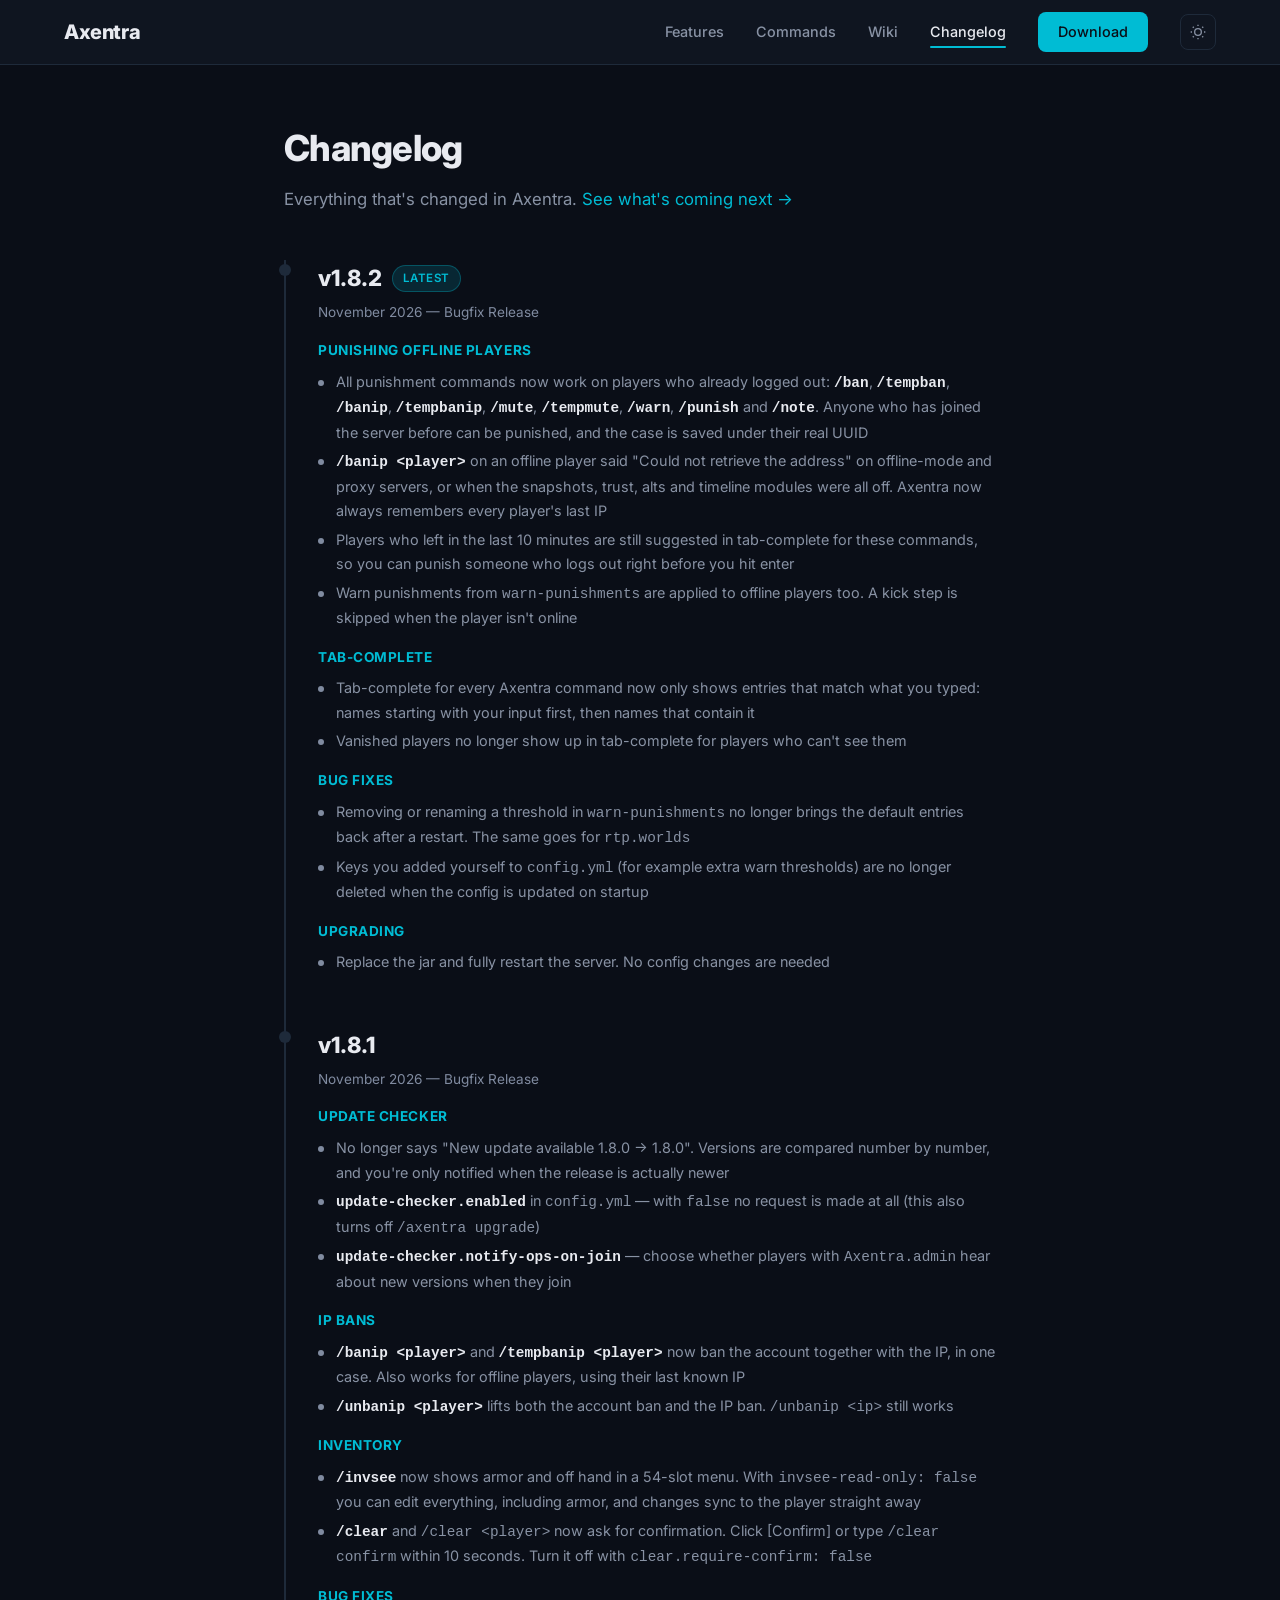
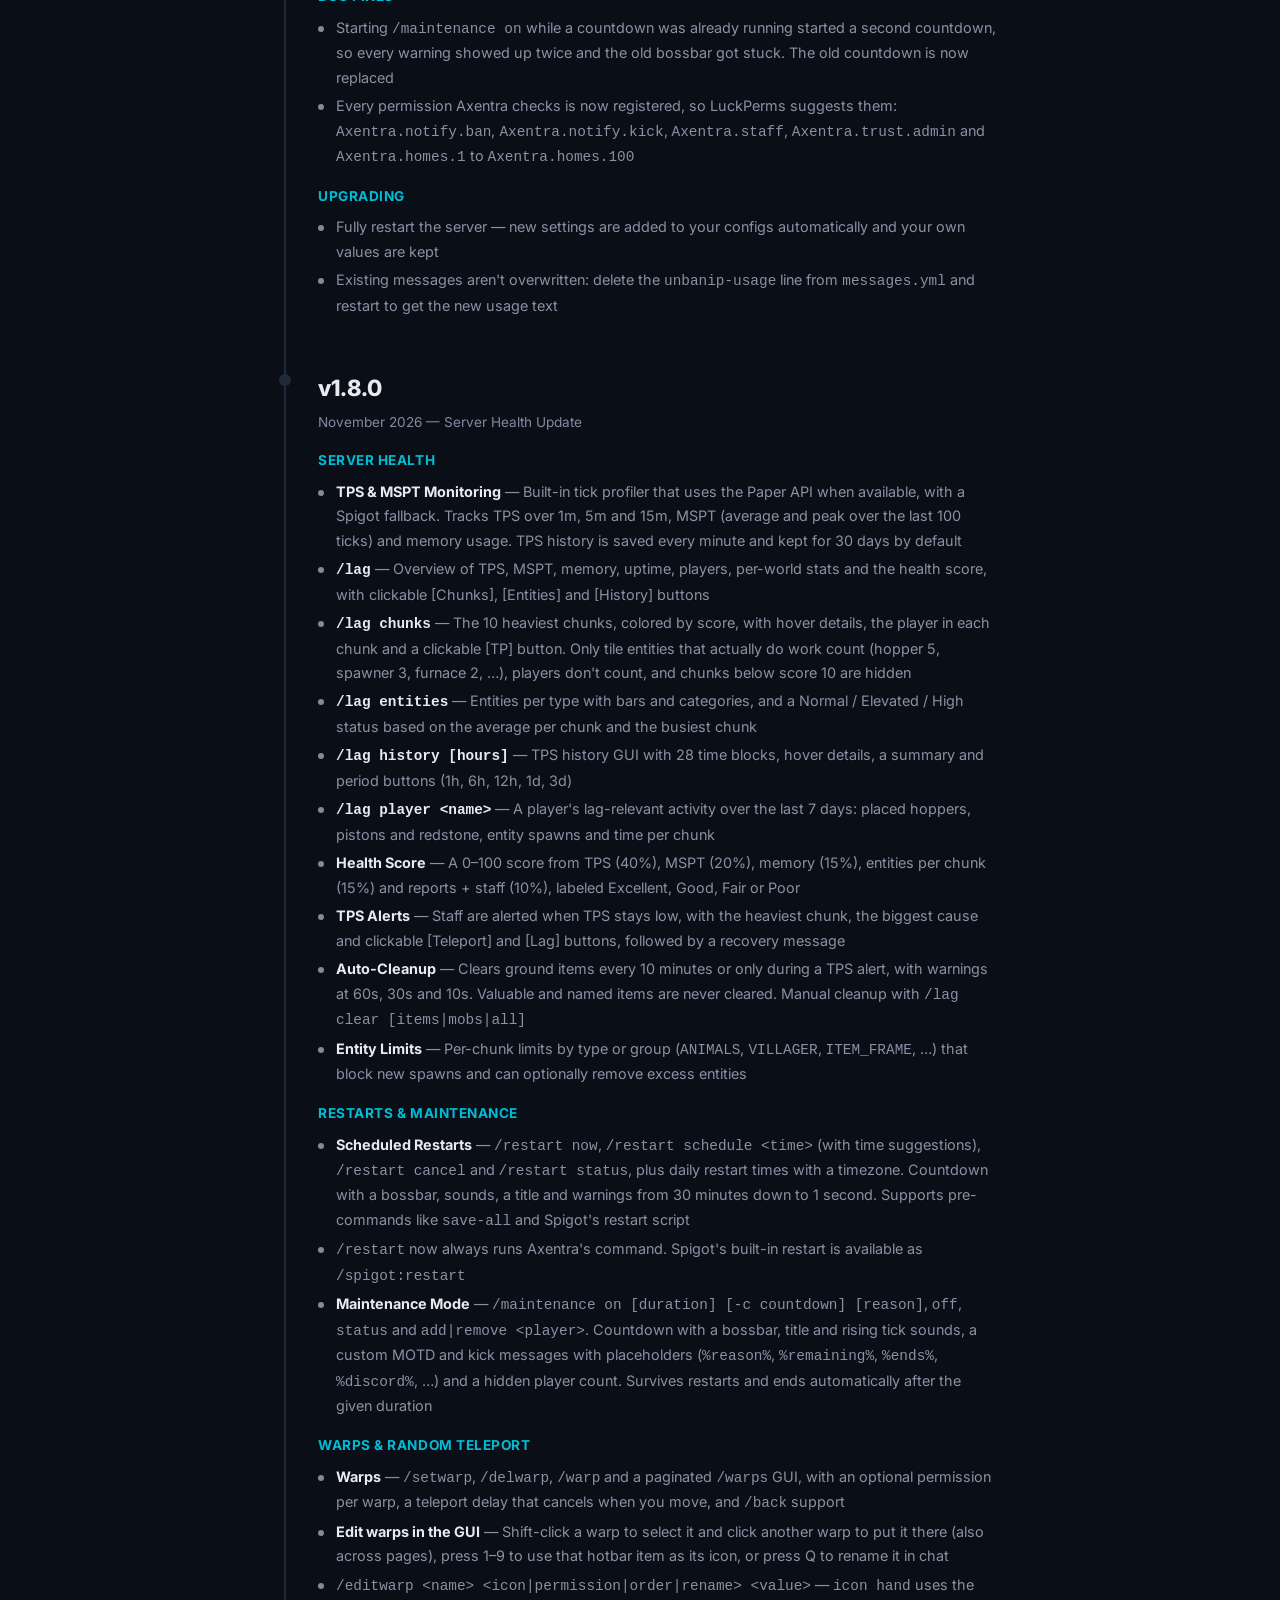
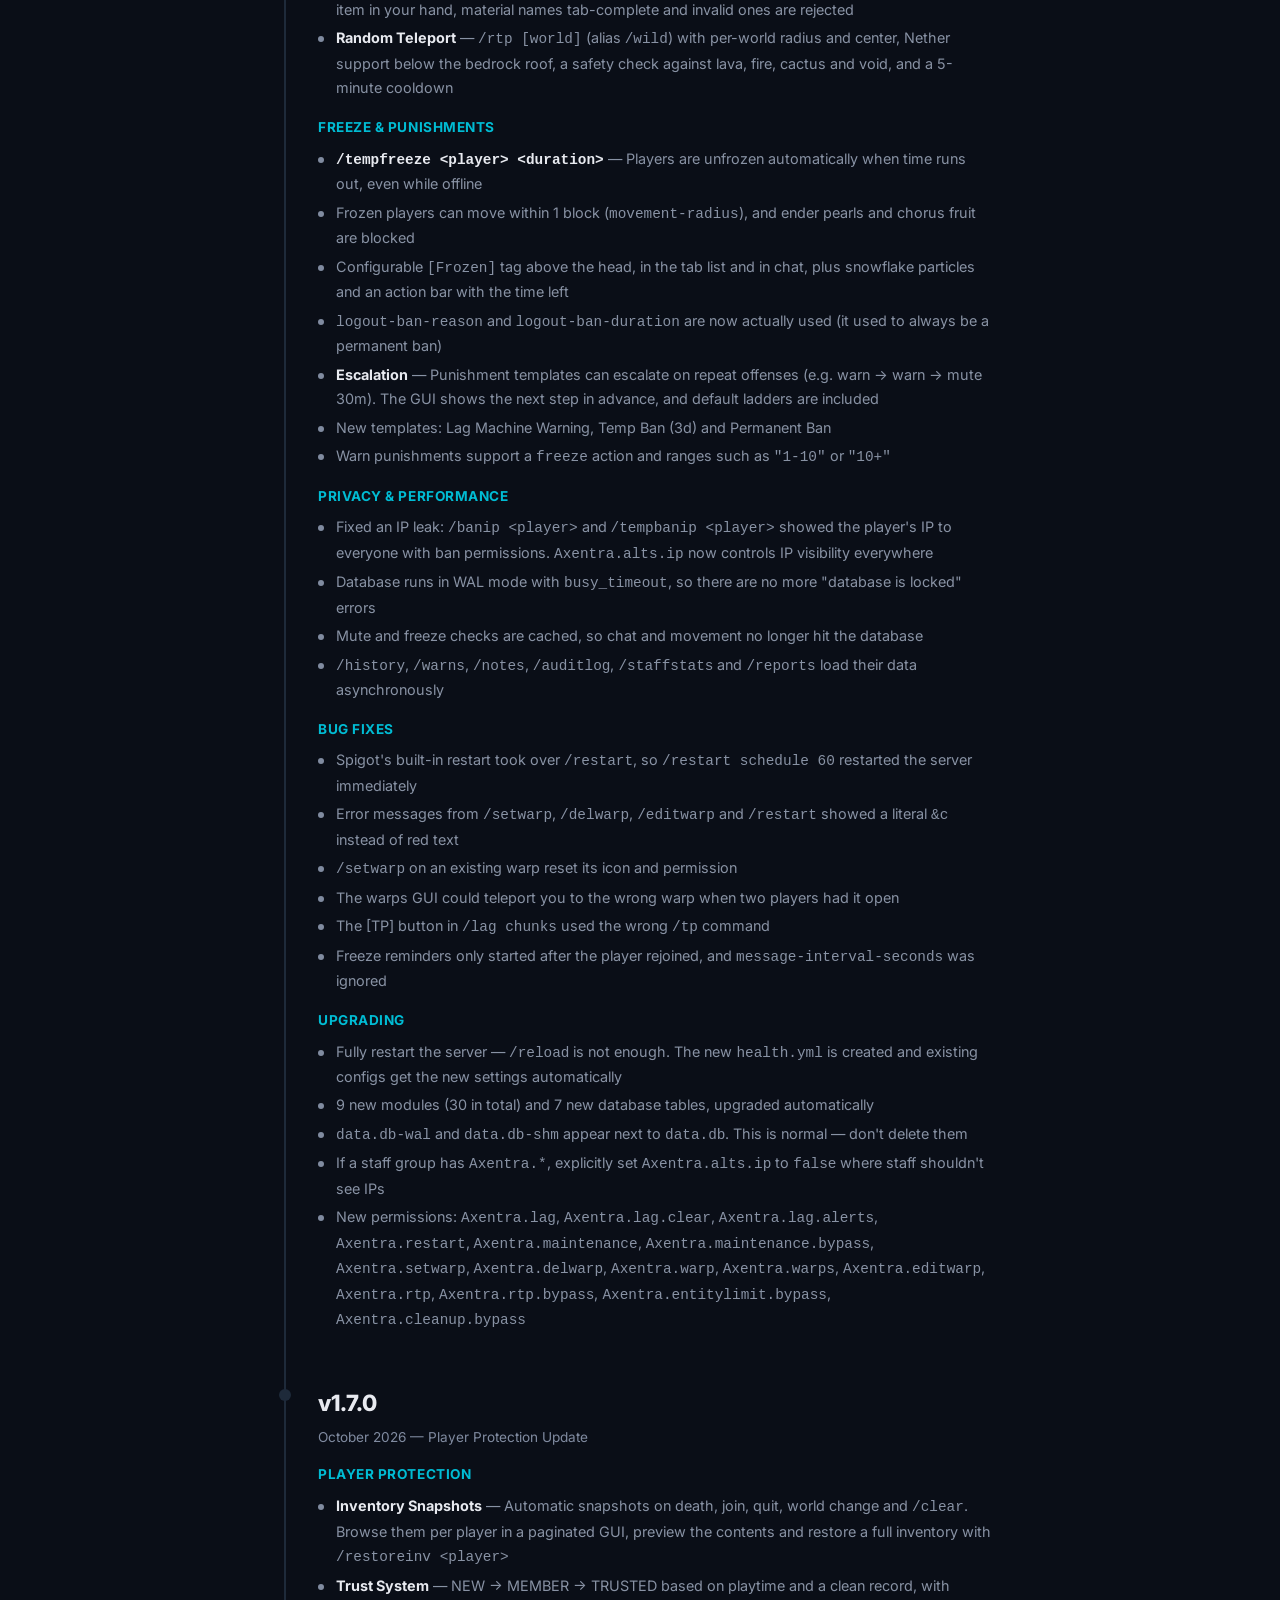
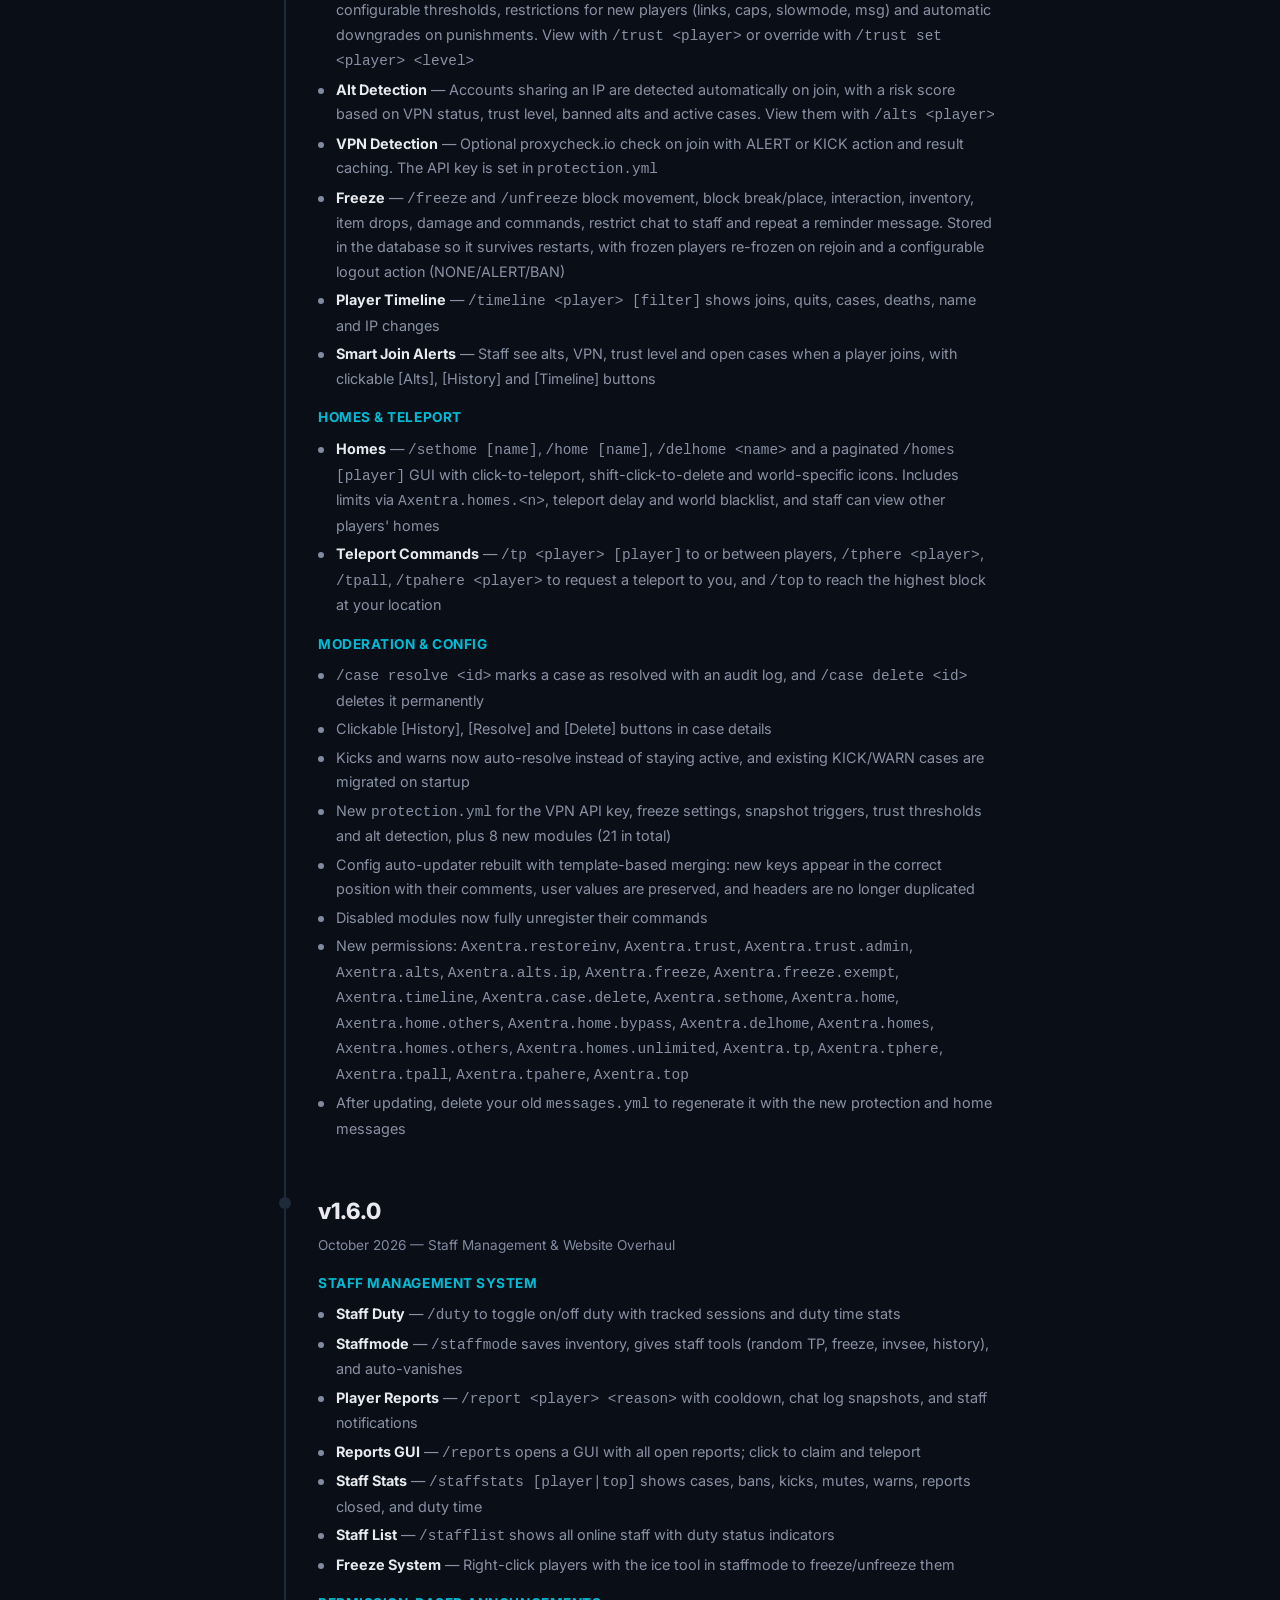
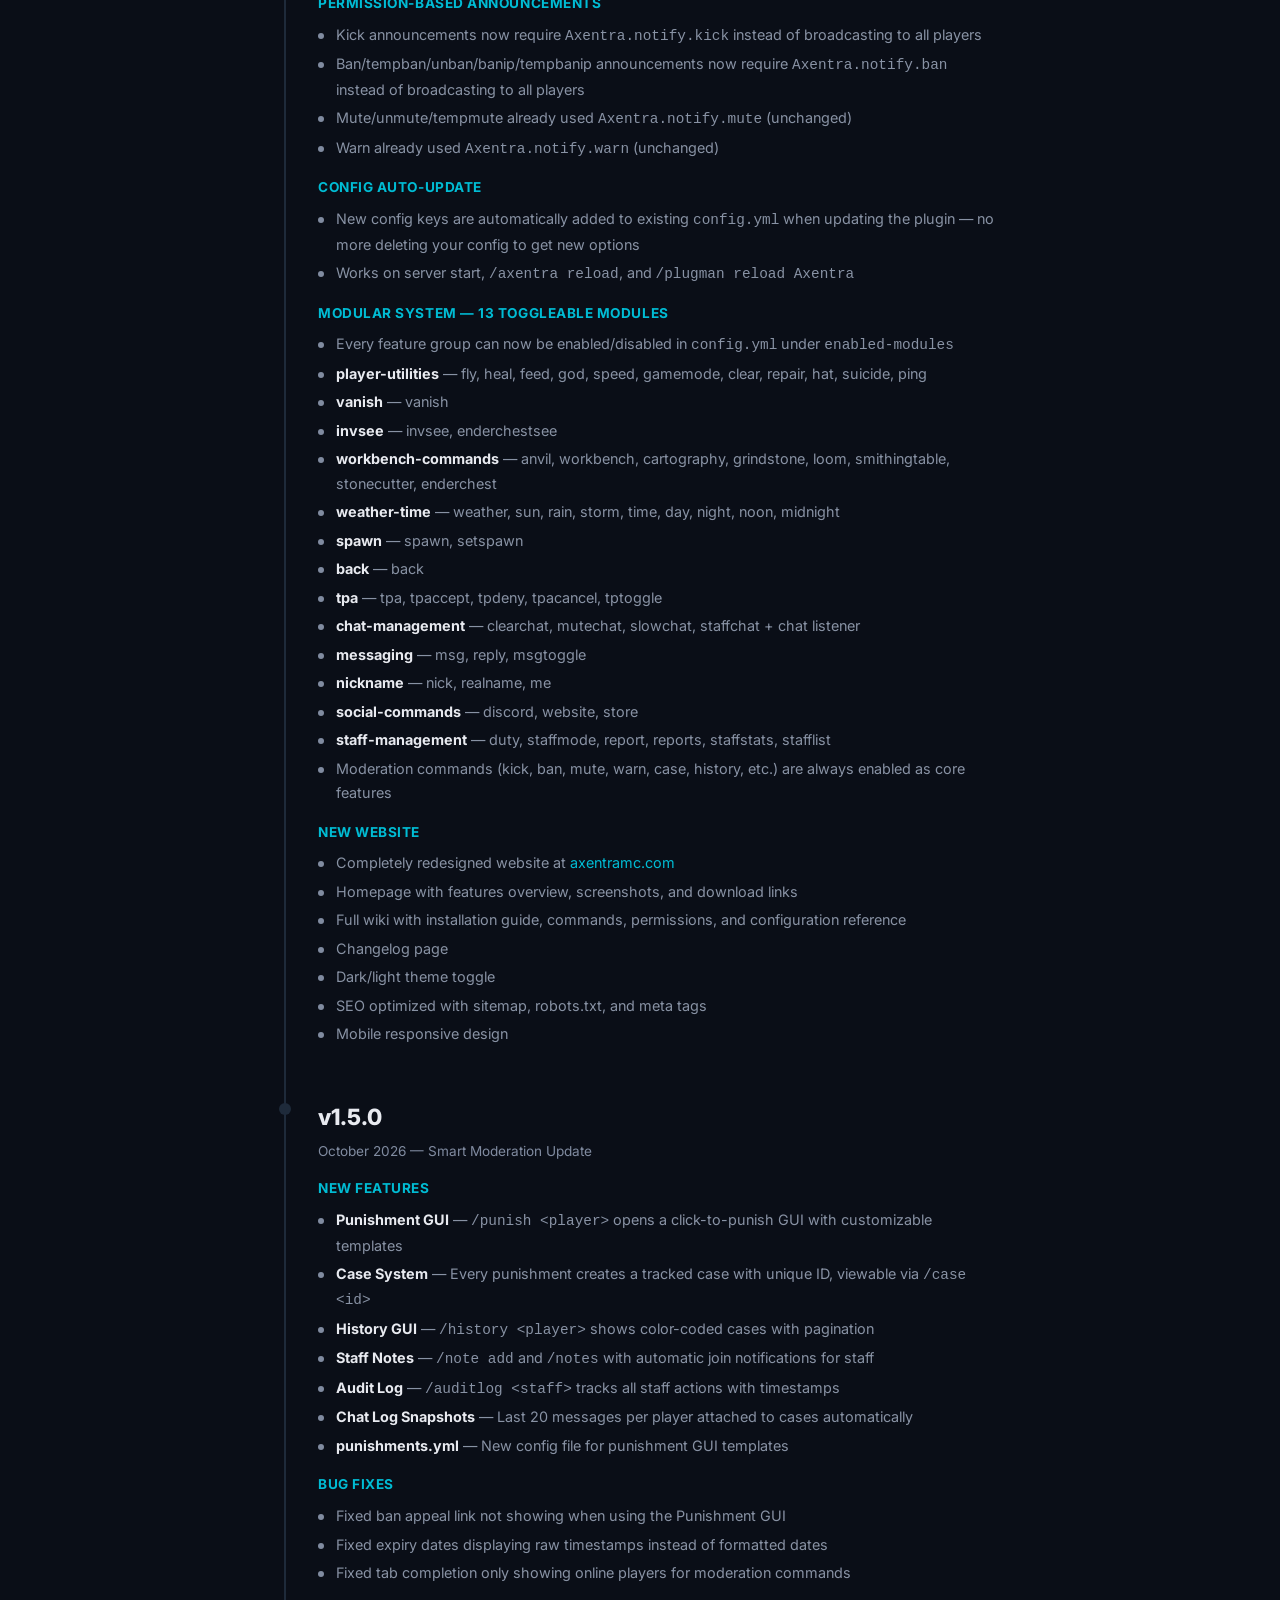
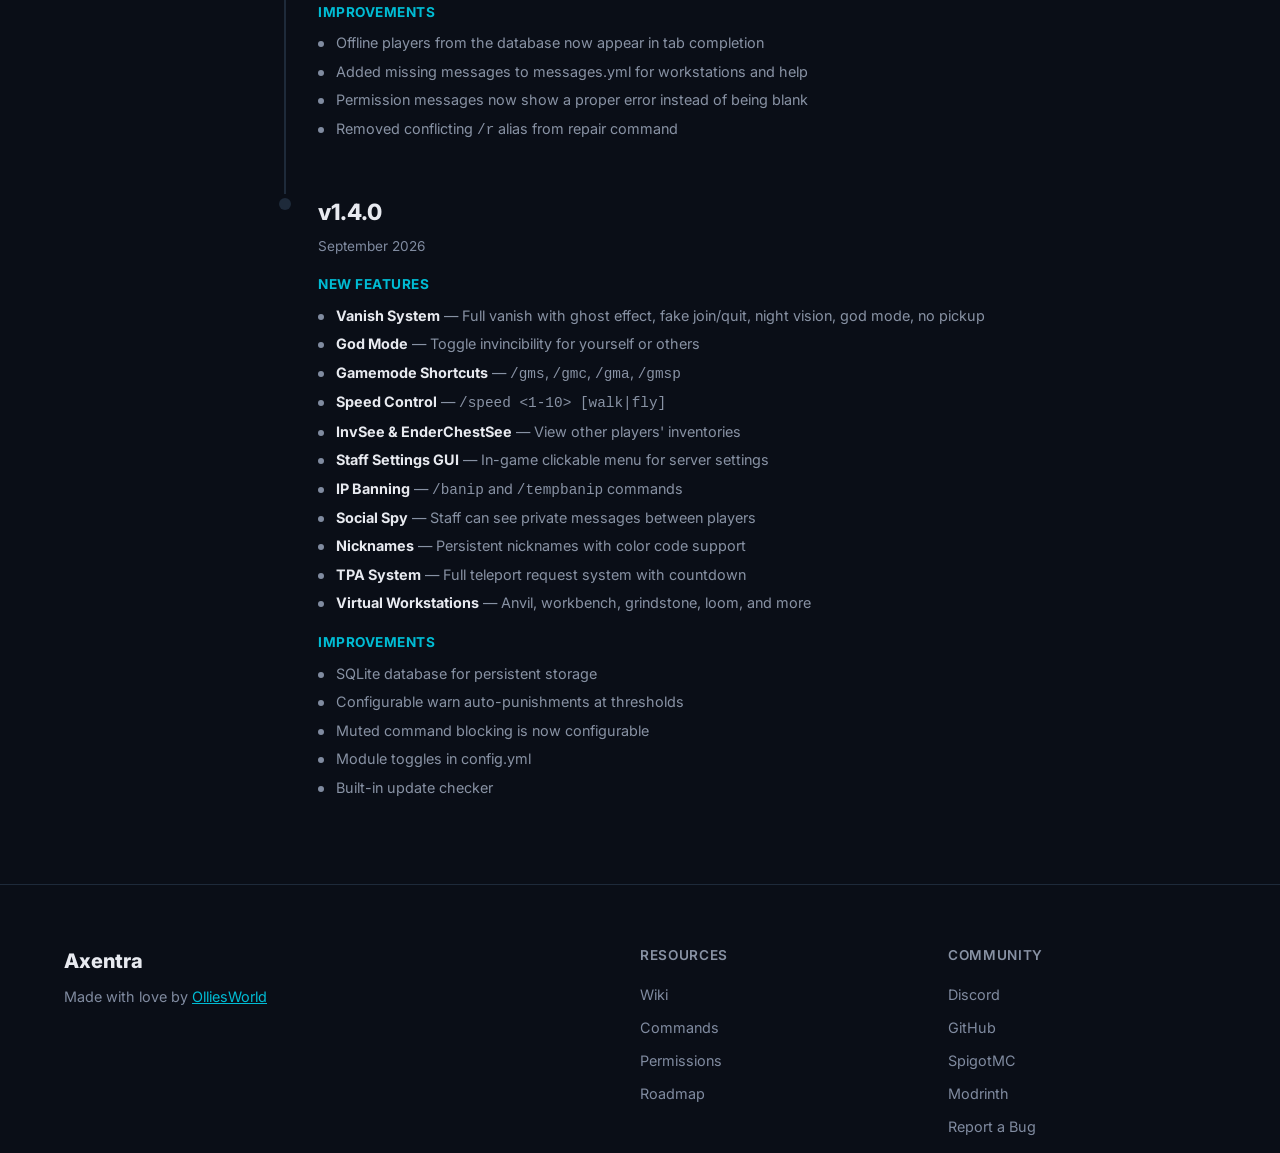
<file: docs/changelog.html>
<!DOCTYPE html>
<html lang="en">
<head>
    <meta charset="UTF-8">
    <meta name="viewport" content="width=device-width, initial-scale=1.0">
    <title>Changelog - Axentra</title>
    <meta name="description" content="Axentra Changelog — See what's new in every update of the Axentra Minecraft server management plugin. New features, bug fixes, and improvements.">
    <meta name="keywords" content="Axentra, AxentraMC, Axentra changelog, Axentra updates, Minecraft plugin updates">
    <meta name="theme-color" content="#00bcd4">
    <link rel="canonical" href="https://axentramc.com/changelog.html">
    <link rel="icon" type="image/svg+xml" href="assets/favicon.svg">
    <link rel="icon" type="image/png" sizes="48x48" href="assets/favicon.png">
    <link rel="preconnect" href="https://fonts.googleapis.com">
    <link rel="preconnect" href="https://fonts.gstatic.com" crossorigin>
    <link href="https://fonts.googleapis.com/css2?family=Inter:wght@400;500;600;700;800&family=JetBrains+Mono:wght@400;500&display=swap" rel="stylesheet">
    <link rel="stylesheet" href="style.css">
    <script>const t=localStorage.getItem('axentra-theme');if(t==='light')document.documentElement.setAttribute('data-theme','light');</script>
    <style>
        .changelog-page {
            max-width: 760px;
            margin: 0 auto;
            padding: 120px 24px 80px;
        }
        .changelog-page h1 {
            font-size: 2.25rem;
            font-weight: 800;
            margin-bottom: 8px;
            letter-spacing: -0.02em;
        }
        .changelog-lead {
            color: var(--text-secondary);
            margin-bottom: 48px;
            font-size: 1.05rem;
        }
        .changelog-entry {
            position: relative;
            padding-left: 32px;
            padding-bottom: 48px;
            border-left: 2px solid var(--border);
        }
        .changelog-entry:last-child {
            border-left-color: transparent;
            padding-bottom: 0;
        }
        .changelog-entry::before {
            content: '';
            position: absolute;
            left: -7px;
            top: 4px;
            width: 12px;
            height: 12px;
            border-radius: 50%;
            background: var(--accent);
            box-shadow: 0 0 12px rgba(0, 188, 212, 0.4);
        }
        .changelog-entry:not(:first-child)::before {
            background: var(--border);
            box-shadow: none;
        }
        .changelog-version {
            display: inline-flex;
            align-items: center;
            gap: 10px;
            margin-bottom: 6px;
        }
        .changelog-version h2 {
            font-size: 1.4rem;
            font-weight: 800;
        }
        .changelog-version .tag {
            padding: 3px 10px;
            background: var(--accent-glow);
            border: 1px solid rgba(0, 188, 212, 0.3);
            border-radius: 100px;
            font-size: 0.72rem;
            font-weight: 600;
            color: var(--accent);
            text-transform: uppercase;
            letter-spacing: 0.04em;
        }
        .changelog-date {
            font-size: 0.85rem;
            color: var(--text-muted);
            margin-bottom: 16px;
        }
        .changelog-section h3 {
            font-size: 0.85rem;
            font-weight: 700;
            text-transform: uppercase;
            letter-spacing: 0.04em;
            color: var(--accent);
            margin-bottom: 8px;
            margin-top: 16px;
        }
        .changelog-section ul {
            list-style: none;
            padding: 0;
        }
        .changelog-section li {
            position: relative;
            padding-left: 18px;
            color: var(--text-secondary);
            font-size: 0.9rem;
            line-height: 1.7;
            margin-bottom: 4px;
        }
        .changelog-section li::before {
            content: '';
            position: absolute;
            left: 0;
            top: 10px;
            width: 6px;
            height: 6px;
            border-radius: 50%;
            background: var(--text-muted);
        }
        .changelog-section li strong {
            color: var(--text-primary);
        }
        @media (max-width: 480px) {
            .changelog-page { padding: 100px 16px 60px; }
            .changelog-page h1 { font-size: 1.75rem; }
            .changelog-version h2 { font-size: 1.15rem; }
        }
    </style>
</head>
<body>

    <nav class="nav">
        <div class="nav-container">
            <a href="/" class="nav-logo">Axentra</a>
            <div class="nav-links">
                <a href="index.html#features">Features</a>
                <a href="index.html#commands">Commands</a>
                <a href="wiki.html">Wiki</a>
                <a href="changelog.html" aria-current="page">Changelog</a>
                <a href="index.html#download" class="nav-cta">Download</a>
                <button class="theme-toggle" aria-label="Toggle theme">
                    <svg class="icon-sun" width="16" height="16" viewBox="0 0 24 24" fill="none" stroke="currentColor" stroke-width="2"><circle cx="12" cy="12" r="5"/><line x1="12" y1="1" x2="12" y2="3"/><line x1="12" y1="21" x2="12" y2="23"/><line x1="4.22" y1="4.22" x2="5.64" y2="5.64"/><line x1="18.36" y1="18.36" x2="19.78" y2="19.78"/><line x1="1" y1="12" x2="3" y2="12"/><line x1="21" y1="12" x2="23" y2="12"/><line x1="4.22" y1="19.78" x2="5.64" y2="18.36"/><line x1="18.36" y1="5.64" x2="19.78" y2="4.22"/></svg>
                    <svg class="icon-moon" width="16" height="16" viewBox="0 0 24 24" fill="none" stroke="currentColor" stroke-width="2"><path d="M21 12.79A9 9 0 1 1 11.21 3 7 7 0 0 0 21 12.79z"/></svg>
                </button>
            </div>
            <button class="nav-toggle" aria-label="Toggle menu">
                <span></span>
                <span></span>
                <span></span>
            </button>
        </div>
    </nav>

    <div class="changelog-page">
        <h1>Changelog</h1>
        <p class="changelog-lead">Everything that's changed in Axentra. <a href="roadmap.html">See what's coming next &rarr;</a></p>

        <!-- v1.8.2 -->
        <div class="changelog-entry">
            <div class="changelog-version">
                <h2>v1.8.2</h2>
                <span class="tag">Latest</span>
            </div>
            <p class="changelog-date">November 2026 &mdash; Bugfix Release</p>

            <div class="changelog-section">
                <h3>Punishing Offline Players</h3>
                <ul>
                    <li>All punishment commands now work on players who already logged out: <strong><code>/ban</code></strong>, <strong><code>/tempban</code></strong>, <strong><code>/banip</code></strong>, <strong><code>/tempbanip</code></strong>, <strong><code>/mute</code></strong>, <strong><code>/tempmute</code></strong>, <strong><code>/warn</code></strong>, <strong><code>/punish</code></strong> and <strong><code>/note</code></strong>. Anyone who has joined the server before can be punished, and the case is saved under their real UUID</li>
                    <li><strong><code>/banip &lt;player&gt;</code></strong> on an offline player said "Could not retrieve the address" on offline-mode and proxy servers, or when the snapshots, trust, alts and timeline modules were all off. Axentra now always remembers every player's last IP</li>
                    <li>Players who left in the last 10 minutes are still suggested in tab-complete for these commands, so you can punish someone who logs out right before you hit enter</li>
                    <li>Warn punishments from <code>warn-punishments</code> are applied to offline players too. A kick step is skipped when the player isn't online</li>
                </ul>
            </div>

            <div class="changelog-section">
                <h3>Tab-Complete</h3>
                <ul>
                    <li>Tab-complete for every Axentra command now only shows entries that match what you typed: names starting with your input first, then names that contain it</li>
                    <li>Vanished players no longer show up in tab-complete for players who can't see them</li>
                </ul>
            </div>

            <div class="changelog-section">
                <h3>Bug Fixes</h3>
                <ul>
                    <li>Removing or renaming a threshold in <code>warn-punishments</code> no longer brings the default entries back after a restart. The same goes for <code>rtp.worlds</code></li>
                    <li>Keys you added yourself to <code>config.yml</code> (for example extra warn thresholds) are no longer deleted when the config is updated on startup</li>
                </ul>
            </div>

            <div class="changelog-section">
                <h3>Upgrading</h3>
                <ul>
                    <li>Replace the jar and fully restart the server. No config changes are needed</li>
                </ul>
            </div>
        </div>

        <!-- v1.8.1 -->
        <div class="changelog-entry">
            <div class="changelog-version">
                <h2>v1.8.1</h2>
            </div>
            <p class="changelog-date">November 2026 &mdash; Bugfix Release</p>

            <div class="changelog-section">
                <h3>Update Checker</h3>
                <ul>
                    <li>No longer says "New update available 1.8.0 &rarr; 1.8.0". Versions are compared number by number, and you're only notified when the release is actually newer</li>
                    <li><strong><code>update-checker.enabled</code></strong> in <code>config.yml</code> &mdash; with <code>false</code> no request is made at all (this also turns off <code>/axentra upgrade</code>)</li>
                    <li><strong><code>update-checker.notify-ops-on-join</code></strong> &mdash; choose whether players with <code>Axentra.admin</code> hear about new versions when they join</li>
                </ul>
            </div>

            <div class="changelog-section">
                <h3>IP Bans</h3>
                <ul>
                    <li><strong><code>/banip &lt;player&gt;</code></strong> and <strong><code>/tempbanip &lt;player&gt;</code></strong> now ban the account together with the IP, in one case. Also works for offline players, using their last known IP</li>
                    <li><strong><code>/unbanip &lt;player&gt;</code></strong> lifts both the account ban and the IP ban. <code>/unbanip &lt;ip&gt;</code> still works</li>
                </ul>
            </div>

            <div class="changelog-section">
                <h3>Inventory</h3>
                <ul>
                    <li><strong><code>/invsee</code></strong> now shows armor and off hand in a 54-slot menu. With <code>invsee-read-only: false</code> you can edit everything, including armor, and changes sync to the player straight away</li>
                    <li><strong><code>/clear</code></strong> and <code>/clear &lt;player&gt;</code> now ask for confirmation. Click [Confirm] or type <code>/clear confirm</code> within 10 seconds. Turn it off with <code>clear.require-confirm: false</code></li>
                </ul>
            </div>

            <div class="changelog-section">
                <h3>Bug Fixes</h3>
                <ul>
                    <li>Starting <code>/maintenance on</code> while a countdown was already running started a second countdown, so every warning showed up twice and the old bossbar got stuck. The old countdown is now replaced</li>
                    <li>Every permission Axentra checks is now registered, so LuckPerms suggests them: <code>Axentra.notify.ban</code>, <code>Axentra.notify.kick</code>, <code>Axentra.staff</code>, <code>Axentra.trust.admin</code> and <code>Axentra.homes.1</code> to <code>Axentra.homes.100</code></li>
                </ul>
            </div>

            <div class="changelog-section">
                <h3>Upgrading</h3>
                <ul>
                    <li>Fully restart the server &mdash; new settings are added to your configs automatically and your own values are kept</li>
                    <li>Existing messages aren't overwritten: delete the <code>unbanip-usage</code> line from <code>messages.yml</code> and restart to get the new usage text</li>
                </ul>
            </div>
        </div>

        <!-- v1.8.0 -->
        <div class="changelog-entry">
            <div class="changelog-version">
                <h2>v1.8.0</h2>
            </div>
            <p class="changelog-date">November 2026 &mdash; Server Health Update</p>

            <div class="changelog-section">
                <h3>Server Health</h3>
                <ul>
                    <li><strong>TPS &amp; MSPT Monitoring</strong> &mdash; Built-in tick profiler that uses the Paper API when available, with a Spigot fallback. Tracks TPS over 1m, 5m and 15m, MSPT (average and peak over the last 100 ticks) and memory usage. TPS history is saved every minute and kept for 30 days by default</li>
                    <li><strong><code>/lag</code></strong> &mdash; Overview of TPS, MSPT, memory, uptime, players, per-world stats and the health score, with clickable [Chunks], [Entities] and [History] buttons</li>
                    <li><strong><code>/lag chunks</code></strong> &mdash; The 10 heaviest chunks, colored by score, with hover details, the player in each chunk and a clickable [TP] button. Only tile entities that actually do work count (hopper 5, spawner 3, furnace 2, &hellip;), players don't count, and chunks below score 10 are hidden</li>
                    <li><strong><code>/lag entities</code></strong> &mdash; Entities per type with bars and categories, and a Normal / Elevated / High status based on the average per chunk and the busiest chunk</li>
                    <li><strong><code>/lag history [hours]</code></strong> &mdash; TPS history GUI with 28 time blocks, hover details, a summary and period buttons (1h, 6h, 12h, 1d, 3d)</li>
                    <li><strong><code>/lag player &lt;name&gt;</code></strong> &mdash; A player's lag-relevant activity over the last 7 days: placed hoppers, pistons and redstone, entity spawns and time per chunk</li>
                    <li><strong>Health Score</strong> &mdash; A 0&ndash;100 score from TPS (40%), MSPT (20%), memory (15%), entities per chunk (15%) and reports + staff (10%), labeled Excellent, Good, Fair or Poor</li>
                    <li><strong>TPS Alerts</strong> &mdash; Staff are alerted when TPS stays low, with the heaviest chunk, the biggest cause and clickable [Teleport] and [Lag] buttons, followed by a recovery message</li>
                    <li><strong>Auto-Cleanup</strong> &mdash; Clears ground items every 10 minutes or only during a TPS alert, with warnings at 60s, 30s and 10s. Valuable and named items are never cleared. Manual cleanup with <code>/lag clear [items|mobs|all]</code></li>
                    <li><strong>Entity Limits</strong> &mdash; Per-chunk limits by type or group (<code>ANIMALS</code>, <code>VILLAGER</code>, <code>ITEM_FRAME</code>, &hellip;) that block new spawns and can optionally remove excess entities</li>
                </ul>
            </div>

            <div class="changelog-section">
                <h3>Restarts &amp; Maintenance</h3>
                <ul>
                    <li><strong>Scheduled Restarts</strong> &mdash; <code>/restart now</code>, <code>/restart schedule &lt;time&gt;</code> (with time suggestions), <code>/restart cancel</code> and <code>/restart status</code>, plus daily restart times with a timezone. Countdown with a bossbar, sounds, a title and warnings from 30 minutes down to 1 second. Supports pre-commands like <code>save-all</code> and Spigot's restart script</li>
                    <li><code>/restart</code> now always runs Axentra's command. Spigot's built-in restart is available as <code>/spigot:restart</code></li>
                    <li><strong>Maintenance Mode</strong> &mdash; <code>/maintenance on [duration] [-c countdown] [reason]</code>, <code>off</code>, <code>status</code> and <code>add|remove &lt;player&gt;</code>. Countdown with a bossbar, title and rising tick sounds, a custom MOTD and kick messages with placeholders (<code>%reason%</code>, <code>%remaining%</code>, <code>%ends%</code>, <code>%discord%</code>, &hellip;) and a hidden player count. Survives restarts and ends automatically after the given duration</li>
                </ul>
            </div>

            <div class="changelog-section">
                <h3>Warps &amp; Random Teleport</h3>
                <ul>
                    <li><strong>Warps</strong> &mdash; <code>/setwarp</code>, <code>/delwarp</code>, <code>/warp</code> and a paginated <code>/warps</code> GUI, with an optional permission per warp, a teleport delay that cancels when you move, and <code>/back</code> support</li>
                    <li><strong>Edit warps in the GUI</strong> &mdash; Shift-click a warp to select it and click another warp to put it there (also across pages), press 1&ndash;9 to use that hotbar item as its icon, or press Q to rename it in chat</li>
                    <li><code>/editwarp &lt;name&gt; &lt;icon|permission|order|rename&gt; &lt;value&gt;</code> &mdash; <code>icon hand</code> uses the item in your hand, material names tab-complete and invalid ones are rejected</li>
                    <li><strong>Random Teleport</strong> &mdash; <code>/rtp [world]</code> (alias <code>/wild</code>) with per-world radius and center, Nether support below the bedrock roof, a safety check against lava, fire, cactus and void, and a 5-minute cooldown</li>
                </ul>
            </div>

            <div class="changelog-section">
                <h3>Freeze &amp; Punishments</h3>
                <ul>
                    <li><strong><code>/tempfreeze &lt;player&gt; &lt;duration&gt;</code></strong> &mdash; Players are unfrozen automatically when time runs out, even while offline</li>
                    <li>Frozen players can move within 1 block (<code>movement-radius</code>), and ender pearls and chorus fruit are blocked</li>
                    <li>Configurable <code>[Frozen]</code> tag above the head, in the tab list and in chat, plus snowflake particles and an action bar with the time left</li>
                    <li><code>logout-ban-reason</code> and <code>logout-ban-duration</code> are now actually used (it used to always be a permanent ban)</li>
                    <li><strong>Escalation</strong> &mdash; Punishment templates can escalate on repeat offenses (e.g. warn &rarr; warn &rarr; mute 30m). The GUI shows the next step in advance, and default ladders are included</li>
                    <li>New templates: Lag Machine Warning, Temp Ban (3d) and Permanent Ban</li>
                    <li>Warn punishments support a <code>freeze</code> action and ranges such as <code>"1-10"</code> or <code>"10+"</code></li>
                </ul>
            </div>

            <div class="changelog-section">
                <h3>Privacy &amp; Performance</h3>
                <ul>
                    <li>Fixed an IP leak: <code>/banip &lt;player&gt;</code> and <code>/tempbanip &lt;player&gt;</code> showed the player's IP to everyone with ban permissions. <code>Axentra.alts.ip</code> now controls IP visibility everywhere</li>
                    <li>Database runs in WAL mode with <code>busy_timeout</code>, so there are no more "database is locked" errors</li>
                    <li>Mute and freeze checks are cached, so chat and movement no longer hit the database</li>
                    <li><code>/history</code>, <code>/warns</code>, <code>/notes</code>, <code>/auditlog</code>, <code>/staffstats</code> and <code>/reports</code> load their data asynchronously</li>
                </ul>
            </div>

            <div class="changelog-section">
                <h3>Bug Fixes</h3>
                <ul>
                    <li>Spigot's built-in restart took over <code>/restart</code>, so <code>/restart schedule 60</code> restarted the server immediately</li>
                    <li>Error messages from <code>/setwarp</code>, <code>/delwarp</code>, <code>/editwarp</code> and <code>/restart</code> showed a literal <code>&amp;c</code> instead of red text</li>
                    <li><code>/setwarp</code> on an existing warp reset its icon and permission</li>
                    <li>The warps GUI could teleport you to the wrong warp when two players had it open</li>
                    <li>The [TP] button in <code>/lag chunks</code> used the wrong <code>/tp</code> command</li>
                    <li>Freeze reminders only started after the player rejoined, and <code>message-interval-seconds</code> was ignored</li>
                </ul>
            </div>

            <div class="changelog-section">
                <h3>Upgrading</h3>
                <ul>
                    <li>Fully restart the server &mdash; <code>/reload</code> is not enough. The new <code>health.yml</code> is created and existing configs get the new settings automatically</li>
                    <li>9 new modules (30 in total) and 7 new database tables, upgraded automatically</li>
                    <li><code>data.db-wal</code> and <code>data.db-shm</code> appear next to <code>data.db</code>. This is normal &mdash; don't delete them</li>
                    <li>If a staff group has <code>Axentra.*</code>, explicitly set <code>Axentra.alts.ip</code> to <code>false</code> where staff shouldn't see IPs</li>
                    <li>New permissions: <code>Axentra.lag</code>, <code>Axentra.lag.clear</code>, <code>Axentra.lag.alerts</code>, <code>Axentra.restart</code>, <code>Axentra.maintenance</code>, <code>Axentra.maintenance.bypass</code>, <code>Axentra.setwarp</code>, <code>Axentra.delwarp</code>, <code>Axentra.warp</code>, <code>Axentra.warps</code>, <code>Axentra.editwarp</code>, <code>Axentra.rtp</code>, <code>Axentra.rtp.bypass</code>, <code>Axentra.entitylimit.bypass</code>, <code>Axentra.cleanup.bypass</code></li>
                </ul>
            </div>
        </div>

        <!-- v1.7.0 -->
        <div class="changelog-entry">
            <div class="changelog-version">
                <h2>v1.7.0</h2>
            </div>
            <p class="changelog-date">October 2026 &mdash; Player Protection Update</p>

            <div class="changelog-section">
                <h3>Player Protection</h3>
                <ul>
                    <li><strong>Inventory Snapshots</strong> &mdash; Automatic snapshots on death, join, quit, world change and <code>/clear</code>. Browse them per player in a paginated GUI, preview the contents and restore a full inventory with <code>/restoreinv &lt;player&gt;</code></li>
                    <li><strong>Trust System</strong> &mdash; NEW &rarr; MEMBER &rarr; TRUSTED based on playtime and a clean record, with configurable thresholds, restrictions for new players (links, caps, slowmode, msg) and automatic downgrades on punishments. View with <code>/trust &lt;player&gt;</code> or override with <code>/trust set &lt;player&gt; &lt;level&gt;</code></li>
                    <li><strong>Alt Detection</strong> &mdash; Accounts sharing an IP are detected automatically on join, with a risk score based on VPN status, trust level, banned alts and active cases. View them with <code>/alts &lt;player&gt;</code></li>
                    <li><strong>VPN Detection</strong> &mdash; Optional proxycheck.io check on join with ALERT or KICK action and result caching. The API key is set in <code>protection.yml</code></li>
                    <li><strong>Freeze</strong> &mdash; <code>/freeze</code> and <code>/unfreeze</code> block movement, block break/place, interaction, inventory, item drops, damage and commands, restrict chat to staff and repeat a reminder message. Stored in the database so it survives restarts, with frozen players re-frozen on rejoin and a configurable logout action (NONE/ALERT/BAN)</li>
                    <li><strong>Player Timeline</strong> &mdash; <code>/timeline &lt;player&gt; [filter]</code> shows joins, quits, cases, deaths, name and IP changes</li>
                    <li><strong>Smart Join Alerts</strong> &mdash; Staff see alts, VPN, trust level and open cases when a player joins, with clickable [Alts], [History] and [Timeline] buttons</li>
                </ul>
            </div>

            <div class="changelog-section">
                <h3>Homes &amp; Teleport</h3>
                <ul>
                    <li><strong>Homes</strong> &mdash; <code>/sethome [name]</code>, <code>/home [name]</code>, <code>/delhome &lt;name&gt;</code> and a paginated <code>/homes [player]</code> GUI with click-to-teleport, shift-click-to-delete and world-specific icons. Includes limits via <code>Axentra.homes.&lt;n&gt;</code>, teleport delay and world blacklist, and staff can view other players' homes</li>
                    <li><strong>Teleport Commands</strong> &mdash; <code>/tp &lt;player&gt; [player]</code> to or between players, <code>/tphere &lt;player&gt;</code>, <code>/tpall</code>, <code>/tpahere &lt;player&gt;</code> to request a teleport to you, and <code>/top</code> to reach the highest block at your location</li>
                </ul>
            </div>

            <div class="changelog-section">
                <h3>Moderation &amp; Config</h3>
                <ul>
                    <li><code>/case resolve &lt;id&gt;</code> marks a case as resolved with an audit log, and <code>/case delete &lt;id&gt;</code> deletes it permanently</li>
                    <li>Clickable [History], [Resolve] and [Delete] buttons in case details</li>
                    <li>Kicks and warns now auto-resolve instead of staying active, and existing KICK/WARN cases are migrated on startup</li>
                    <li>New <code>protection.yml</code> for the VPN API key, freeze settings, snapshot triggers, trust thresholds and alt detection, plus 8 new modules (21 in total)</li>
                    <li>Config auto-updater rebuilt with template-based merging: new keys appear in the correct position with their comments, user values are preserved, and headers are no longer duplicated</li>
                    <li>Disabled modules now fully unregister their commands</li>
                    <li>New permissions: <code>Axentra.restoreinv</code>, <code>Axentra.trust</code>, <code>Axentra.trust.admin</code>, <code>Axentra.alts</code>, <code>Axentra.alts.ip</code>, <code>Axentra.freeze</code>, <code>Axentra.freeze.exempt</code>, <code>Axentra.timeline</code>, <code>Axentra.case.delete</code>, <code>Axentra.sethome</code>, <code>Axentra.home</code>, <code>Axentra.home.others</code>, <code>Axentra.home.bypass</code>, <code>Axentra.delhome</code>, <code>Axentra.homes</code>, <code>Axentra.homes.others</code>, <code>Axentra.homes.unlimited</code>, <code>Axentra.tp</code>, <code>Axentra.tphere</code>, <code>Axentra.tpall</code>, <code>Axentra.tpahere</code>, <code>Axentra.top</code></li>
                    <li>After updating, delete your old <code>messages.yml</code> to regenerate it with the new protection and home messages</li>
                </ul>
            </div>
        </div>

        <!-- v1.6.0 -->
        <div class="changelog-entry">
            <div class="changelog-version">
                <h2>v1.6.0</h2>
            </div>
            <p class="changelog-date">October 2026 &mdash; Staff Management &amp; Website Overhaul</p>

            <div class="changelog-section">
                <h3>Staff Management System</h3>
                <ul>
                    <li><strong>Staff Duty</strong> &mdash; <code>/duty</code> to toggle on/off duty with tracked sessions and duty time stats</li>
                    <li><strong>Staffmode</strong> &mdash; <code>/staffmode</code> saves inventory, gives staff tools (random TP, freeze, invsee, history), and auto-vanishes</li>
                    <li><strong>Player Reports</strong> &mdash; <code>/report &lt;player&gt; &lt;reason&gt;</code> with cooldown, chat log snapshots, and staff notifications</li>
                    <li><strong>Reports GUI</strong> &mdash; <code>/reports</code> opens a GUI with all open reports; click to claim and teleport</li>
                    <li><strong>Staff Stats</strong> &mdash; <code>/staffstats [player|top]</code> shows cases, bans, kicks, mutes, warns, reports closed, and duty time</li>
                    <li><strong>Staff List</strong> &mdash; <code>/stafflist</code> shows all online staff with duty status indicators</li>
                    <li><strong>Freeze System</strong> &mdash; Right-click players with the ice tool in staffmode to freeze/unfreeze them</li>
                </ul>
            </div>

            <div class="changelog-section">
                <h3>Permission-based Announcements</h3>
                <ul>
                    <li>Kick announcements now require <code>Axentra.notify.kick</code> instead of broadcasting to all players</li>
                    <li>Ban/tempban/unban/banip/tempbanip announcements now require <code>Axentra.notify.ban</code> instead of broadcasting to all players</li>
                    <li>Mute/unmute/tempmute already used <code>Axentra.notify.mute</code> (unchanged)</li>
                    <li>Warn already used <code>Axentra.notify.warn</code> (unchanged)</li>
                </ul>
            </div>

            <div class="changelog-section">
                <h3>Config Auto-update</h3>
                <ul>
                    <li>New config keys are automatically added to existing <code>config.yml</code> when updating the plugin &mdash; no more deleting your config to get new options</li>
                    <li>Works on server start, <code>/axentra reload</code>, and <code>/plugman reload Axentra</code></li>
                </ul>
            </div>

            <div class="changelog-section">
                <h3>Modular System &mdash; 13 Toggleable Modules</h3>
                <ul>
                    <li>Every feature group can now be enabled/disabled in <code>config.yml</code> under <code>enabled-modules</code></li>
                    <li><strong>player-utilities</strong> &mdash; fly, heal, feed, god, speed, gamemode, clear, repair, hat, suicide, ping</li>
                    <li><strong>vanish</strong> &mdash; vanish</li>
                    <li><strong>invsee</strong> &mdash; invsee, enderchestsee</li>
                    <li><strong>workbench-commands</strong> &mdash; anvil, workbench, cartography, grindstone, loom, smithingtable, stonecutter, enderchest</li>
                    <li><strong>weather-time</strong> &mdash; weather, sun, rain, storm, time, day, night, noon, midnight</li>
                    <li><strong>spawn</strong> &mdash; spawn, setspawn</li>
                    <li><strong>back</strong> &mdash; back</li>
                    <li><strong>tpa</strong> &mdash; tpa, tpaccept, tpdeny, tpacancel, tptoggle</li>
                    <li><strong>chat-management</strong> &mdash; clearchat, mutechat, slowchat, staffchat + chat listener</li>
                    <li><strong>messaging</strong> &mdash; msg, reply, msgtoggle</li>
                    <li><strong>nickname</strong> &mdash; nick, realname, me</li>
                    <li><strong>social-commands</strong> &mdash; discord, website, store</li>
                    <li><strong>staff-management</strong> &mdash; duty, staffmode, report, reports, staffstats, stafflist</li>
                    <li>Moderation commands (kick, ban, mute, warn, case, history, etc.) are always enabled as core features</li>
                </ul>
            </div>

            <div class="changelog-section">
                <h3>New Website</h3>
                <ul>
                    <li>Completely redesigned website at <a href="https://axentramc.com">axentramc.com</a></li>
                    <li>Homepage with features overview, screenshots, and download links</li>
                    <li>Full wiki with installation guide, commands, permissions, and configuration reference</li>
                    <li>Changelog page</li>
                    <li>Dark/light theme toggle</li>
                    <li>SEO optimized with sitemap, robots.txt, and meta tags</li>
                    <li>Mobile responsive design</li>
                </ul>
            </div>
        </div>

        <!-- v1.5.0 -->
        <div class="changelog-entry">
            <div class="changelog-version">
                <h2>v1.5.0</h2>
            </div>
            <p class="changelog-date">October 2026 &mdash; Smart Moderation Update</p>

            <div class="changelog-section">
                <h3>New Features</h3>
                <ul>
                    <li><strong>Punishment GUI</strong> &mdash; <code>/punish &lt;player&gt;</code> opens a click-to-punish GUI with customizable templates</li>
                    <li><strong>Case System</strong> &mdash; Every punishment creates a tracked case with unique ID, viewable via <code>/case &lt;id&gt;</code></li>
                    <li><strong>History GUI</strong> &mdash; <code>/history &lt;player&gt;</code> shows color-coded cases with pagination</li>
                    <li><strong>Staff Notes</strong> &mdash; <code>/note add</code> and <code>/notes</code> with automatic join notifications for staff</li>
                    <li><strong>Audit Log</strong> &mdash; <code>/auditlog &lt;staff&gt;</code> tracks all staff actions with timestamps</li>
                    <li><strong>Chat Log Snapshots</strong> &mdash; Last 20 messages per player attached to cases automatically</li>
                    <li><strong>punishments.yml</strong> &mdash; New config file for punishment GUI templates</li>
                </ul>
            </div>

            <div class="changelog-section">
                <h3>Bug Fixes</h3>
                <ul>
                    <li>Fixed ban appeal link not showing when using the Punishment GUI</li>
                    <li>Fixed expiry dates displaying raw timestamps instead of formatted dates</li>
                    <li>Fixed tab completion only showing online players for moderation commands</li>
                </ul>
            </div>

            <div class="changelog-section">
                <h3>Improvements</h3>
                <ul>
                    <li>Offline players from the database now appear in tab completion</li>
                    <li>Added missing messages to messages.yml for workstations and help</li>
                    <li>Permission messages now show a proper error instead of being blank</li>
                    <li>Removed conflicting <code>/r</code> alias from repair command</li>
                </ul>
            </div>
        </div>

        <!-- v1.4.0 -->
        <div class="changelog-entry">
            <div class="changelog-version">
                <h2>v1.4.0</h2>
            </div>
            <p class="changelog-date">September 2026</p>

            <div class="changelog-section">
                <h3>New Features</h3>
                <ul>
                    <li><strong>Vanish System</strong> &mdash; Full vanish with ghost effect, fake join/quit, night vision, god mode, no pickup</li>
                    <li><strong>God Mode</strong> &mdash; Toggle invincibility for yourself or others</li>
                    <li><strong>Gamemode Shortcuts</strong> &mdash; <code>/gms</code>, <code>/gmc</code>, <code>/gma</code>, <code>/gmsp</code></li>
                    <li><strong>Speed Control</strong> &mdash; <code>/speed &lt;1-10&gt; [walk|fly]</code></li>
                    <li><strong>InvSee &amp; EnderChestSee</strong> &mdash; View other players' inventories</li>
                    <li><strong>Staff Settings GUI</strong> &mdash; In-game clickable menu for server settings</li>
                    <li><strong>IP Banning</strong> &mdash; <code>/banip</code> and <code>/tempbanip</code> commands</li>
                    <li><strong>Social Spy</strong> &mdash; Staff can see private messages between players</li>
                    <li><strong>Nicknames</strong> &mdash; Persistent nicknames with color code support</li>
                    <li><strong>TPA System</strong> &mdash; Full teleport request system with countdown</li>
                    <li><strong>Virtual Workstations</strong> &mdash; Anvil, workbench, grindstone, loom, and more</li>
                </ul>
            </div>

            <div class="changelog-section">
                <h3>Improvements</h3>
                <ul>
                    <li>SQLite database for persistent storage</li>
                    <li>Configurable warn auto-punishments at thresholds</li>
                    <li>Muted command blocking is now configurable</li>
                    <li>Module toggles in config.yml</li>
                    <li>Built-in update checker</li>
                </ul>
            </div>
        </div>

    </div>

    <footer class="footer">
        <div class="container">
            <div class="footer-content">
                <div class="footer-brand">
                    <div class="footer-brand-name">Axentra</div>
                    <p>Made with love by <a href="https://github.com/OlliesGitHubWorld" target="_blank">OlliesWorld</a></p>
                </div>
                <div class="footer-links">
                    <div class="footer-links-title">Resources</div>
                    <a href="wiki.html">Wiki</a>
                    <a href="wiki.html#commands">Commands</a>
                    <a href="wiki.html#permissions">Permissions</a>
                    <a href="roadmap.html">Roadmap</a>
                </div>
                <div class="footer-links">
                    <div class="footer-links-title">Community</div>
                    <a href="https://discord.gg/kNjvQPNTw" target="_blank" rel="noopener">Discord</a>
                    <a href="https://github.com/OlliesGitHubWorld/Axentra" target="_blank" rel="noopener">GitHub</a>
                    <a href="https://www.spigotmc.org/resources/axentra.133221/" target="_blank" rel="noopener">SpigotMC</a>
                    <a href="https://modrinth.com/plugin/axentra" target="_blank" rel="noopener">Modrinth</a>
                    <a href="https://github.com/OlliesGitHubWorld/Axentra/issues" target="_blank" rel="noopener">Report a Bug</a>
                    <!-- Support link: replace the URL with your GitHub Sponsors or Ko-fi page, then remove the comment markers
                    <a href="https://ko-fi.com/YOUR-NAME" target="_blank" rel="noopener">Support the project</a>
                    -->
                </div>
            </div>
            <div class="footer-bottom">
                <p>&copy; 2026 Axentra. Licensed under GPL v3.</p>
            </div>
        </div>
    </footer>

    <script src="script.js"></script>
</body>
</html>
</file>
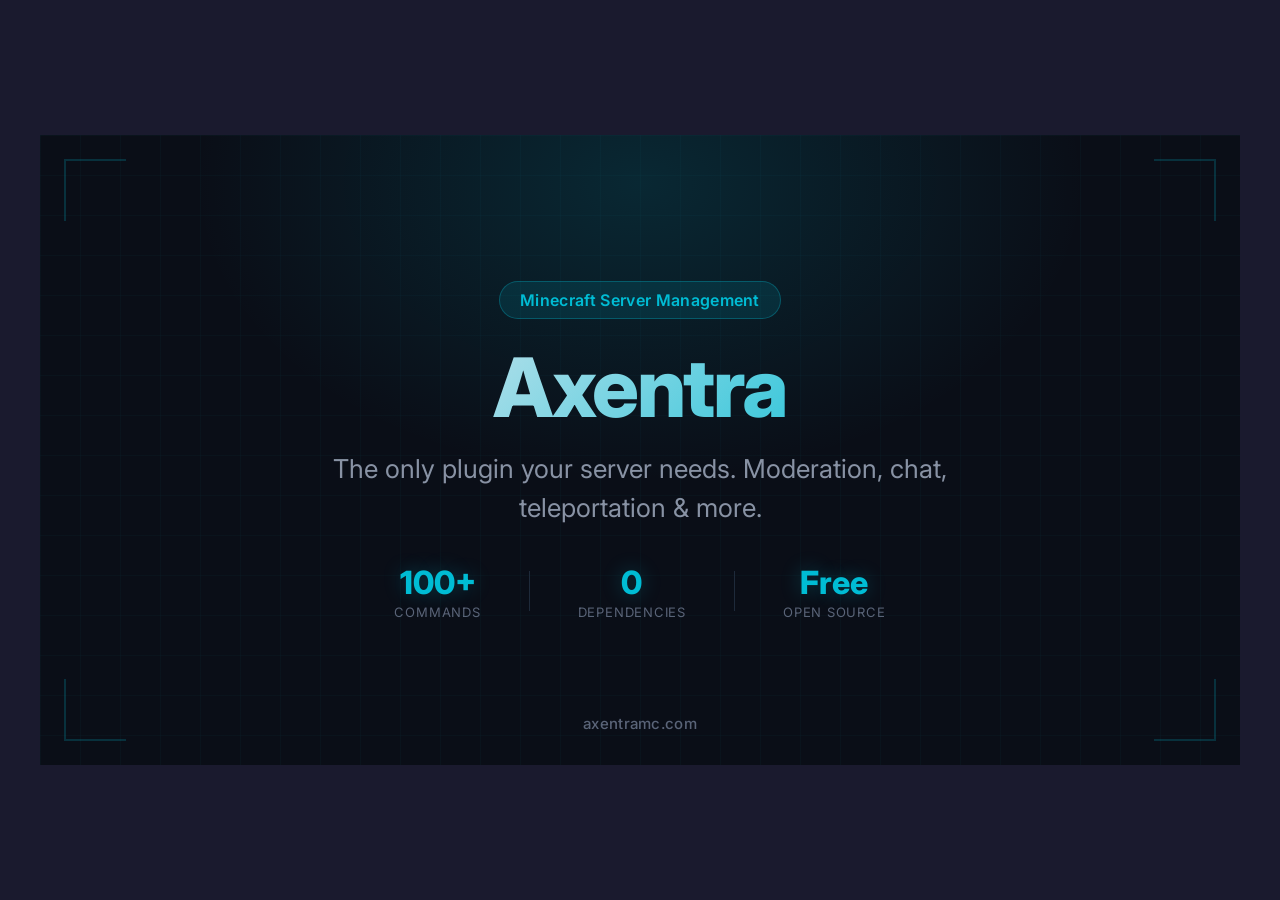
<file: docs/og-generator.html>
<!DOCTYPE html>
<html>
<head>
    <meta charset="UTF-8">
    <title>OG Image Generator</title>
    <link href="https://fonts.googleapis.com/css2?family=Inter:wght@400;600;800&display=swap" rel="stylesheet">
    <style>
        body {
            margin: 0;
            background: #1a1a2e;
            display: flex;
            align-items: center;
            justify-content: center;
            min-height: 100vh;
        }

        .og-image {
            width: 1200px;
            height: 630px;
            background: #0a0e17;
            font-family: 'Inter', sans-serif;
            position: relative;
            overflow: hidden;
            display: flex;
            align-items: center;
            justify-content: center;
            flex-direction: column;
        }

        /* Background glow */
        .og-image::before {
            content: '';
            position: absolute;
            top: -40%;
            left: 50%;
            transform: translateX(-50%);
            width: 900px;
            height: 600px;
            background: radial-gradient(ellipse, rgba(0, 188, 212, 0.15) 0%, transparent 70%);
            pointer-events: none;
        }

        /* Grid pattern */
        .og-image::after {
            content: '';
            position: absolute;
            inset: 0;
            background-image:
                linear-gradient(rgba(0, 188, 212, 0.03) 1px, transparent 1px),
                linear-gradient(90deg, rgba(0, 188, 212, 0.03) 1px, transparent 1px);
            background-size: 40px 40px;
            pointer-events: none;
        }

        .content {
            position: relative;
            z-index: 1;
            text-align: center;
            padding: 0 80px;
        }

        .badge {
            display: inline-block;
            padding: 8px 20px;
            background: rgba(0, 188, 212, 0.12);
            border: 1px solid rgba(0, 188, 212, 0.3);
            border-radius: 100px;
            font-size: 16px;
            font-weight: 600;
            color: #00bcd4;
            margin-bottom: 28px;
            letter-spacing: 0.02em;
        }

        .title {
            font-size: 82px;
            font-weight: 800;
            letter-spacing: -0.03em;
            line-height: 1;
            margin-bottom: 20px;
            background: linear-gradient(135deg, #e8eaf0 0%, #00bcd4 100%);
            -webkit-background-clip: text;
            -webkit-text-fill-color: transparent;
            background-clip: text;
        }

        .subtitle {
            font-size: 26px;
            color: #8892a4;
            font-weight: 400;
            line-height: 1.5;
            max-width: 700px;
            margin: 0 auto 36px;
        }

        .stats {
            display: flex;
            gap: 48px;
            justify-content: center;
            align-items: center;
        }

        .stat {
            display: flex;
            flex-direction: column;
            align-items: center;
        }

        .stat-number {
            font-size: 32px;
            font-weight: 800;
            color: #00bcd4;
            text-shadow: 0 0 20px rgba(0, 188, 212, 0.3);
        }

        .stat-label {
            font-size: 13px;
            color: #5a6478;
            text-transform: uppercase;
            letter-spacing: 0.06em;
            margin-top: 2px;
        }

        .stat-divider {
            width: 1px;
            height: 40px;
            background: #1e2a3a;
        }

        /* Corner accents */
        .corner {
            position: absolute;
            width: 60px;
            height: 60px;
            z-index: 1;
        }

        .corner-tl {
            top: 24px;
            left: 24px;
            border-top: 2px solid rgba(0, 188, 212, 0.2);
            border-left: 2px solid rgba(0, 188, 212, 0.2);
        }

        .corner-tr {
            top: 24px;
            right: 24px;
            border-top: 2px solid rgba(0, 188, 212, 0.2);
            border-right: 2px solid rgba(0, 188, 212, 0.2);
        }

        .corner-bl {
            bottom: 24px;
            left: 24px;
            border-bottom: 2px solid rgba(0, 188, 212, 0.2);
            border-left: 2px solid rgba(0, 188, 212, 0.2);
        }

        .corner-br {
            bottom: 24px;
            right: 24px;
            border-bottom: 2px solid rgba(0, 188, 212, 0.2);
            border-right: 2px solid rgba(0, 188, 212, 0.2);
        }

        .url {
            position: absolute;
            bottom: 32px;
            left: 50%;
            transform: translateX(-50%);
            font-size: 15px;
            color: #5a6478;
            font-weight: 500;
            z-index: 1;
            letter-spacing: 0.02em;
        }
    </style>
</head>
<body>
    <div class="og-image">
        <div class="corner corner-tl"></div>
        <div class="corner corner-tr"></div>
        <div class="corner corner-bl"></div>
        <div class="corner corner-br"></div>

        <div class="content">
            <div class="badge">Minecraft Server Management</div>
            <div class="title">Axentra</div>
            <div class="subtitle">The only plugin your server needs.
                Moderation, chat, teleportation & more.</div>
            <div class="stats">
                <div class="stat">
                    <span class="stat-number">100+</span>
                    <span class="stat-label">Commands</span>
                </div>
                <div class="stat-divider"></div>
                <div class="stat">
                    <span class="stat-number">0</span>
                    <span class="stat-label">Dependencies</span>
                </div>
                <div class="stat-divider"></div>
                <div class="stat">
                    <span class="stat-number">Free</span>
                    <span class="stat-label">Open Source</span>
                </div>
            </div>
        </div>

        <div class="url">axentramc.com</div>
    </div>
</body>
</html>
</file>
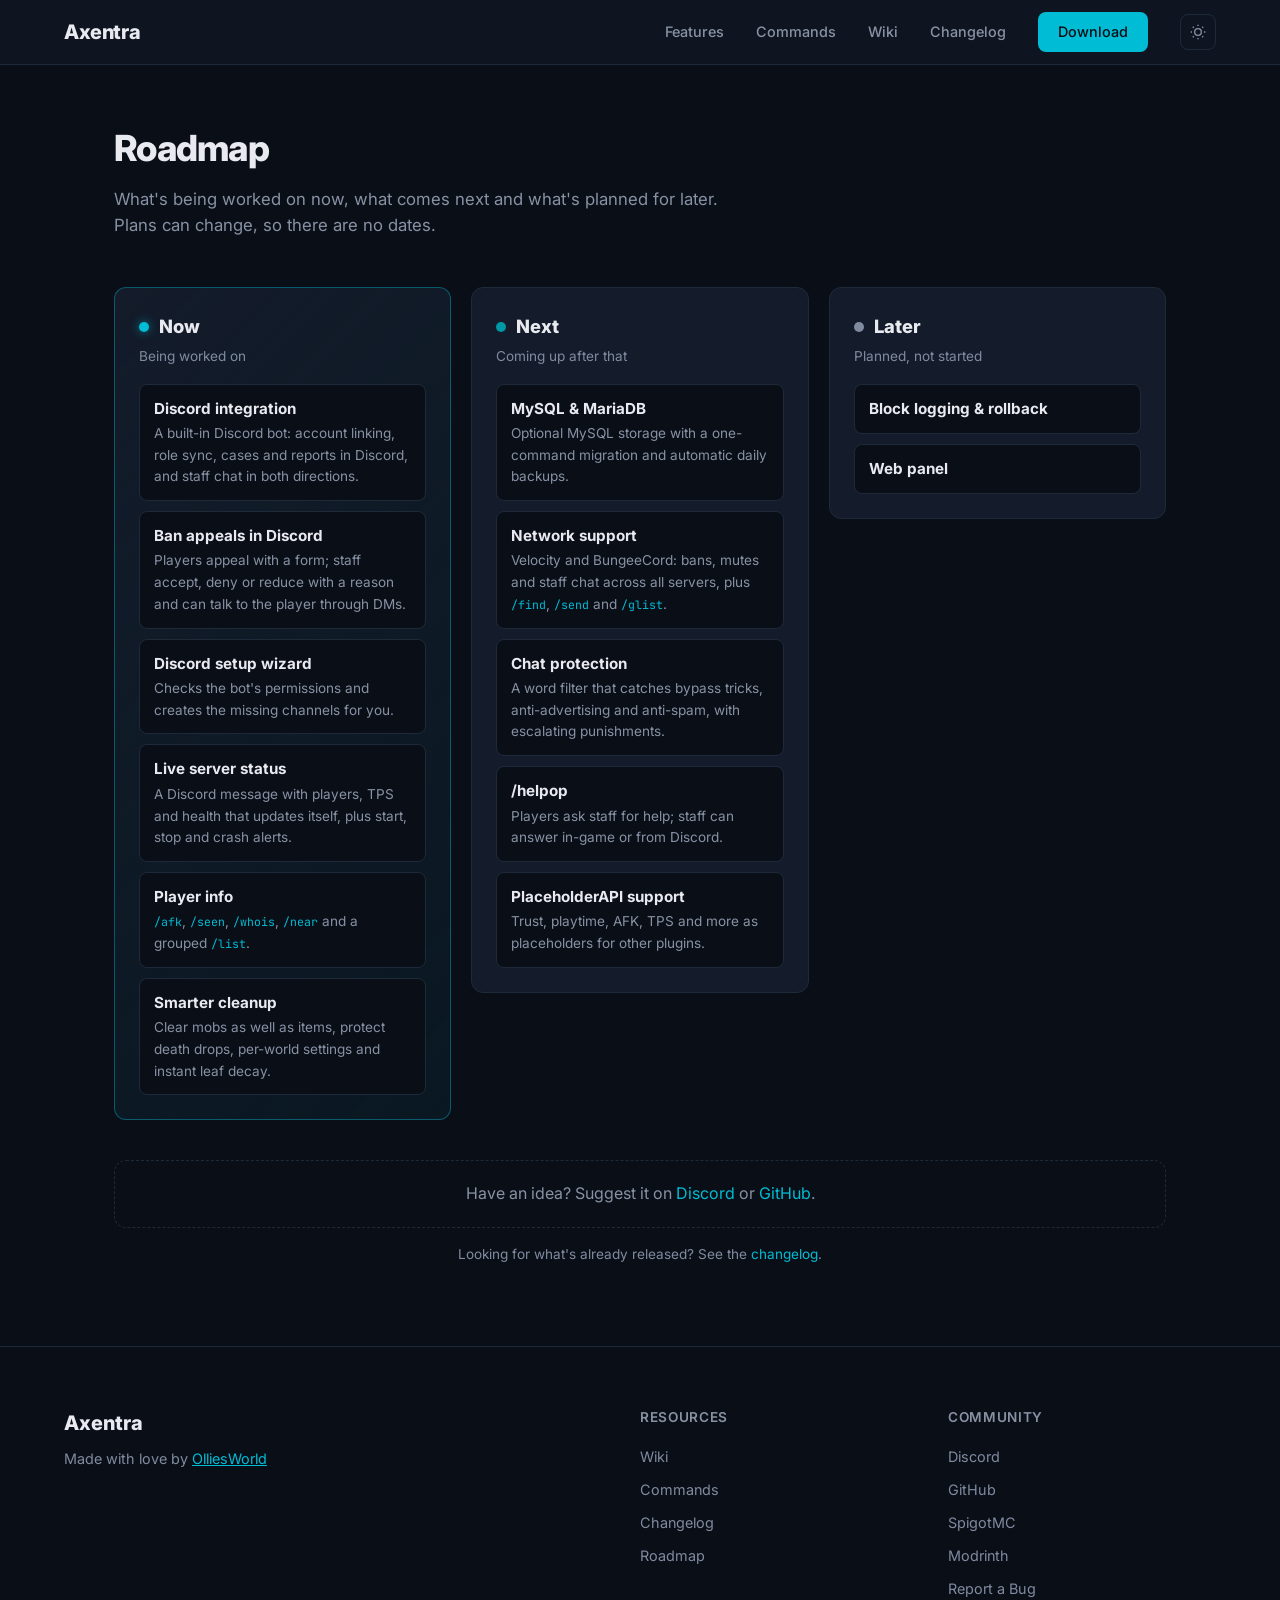
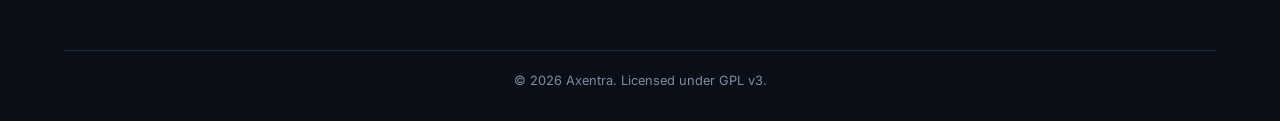
<file: docs/roadmap.html>
<!DOCTYPE html>
<html lang="en">
<head>
    <meta charset="UTF-8">
    <meta name="viewport" content="width=device-width, initial-scale=1.0">
    <title>Roadmap - Axentra</title>
    <meta name="description" content="Axentra Roadmap — what's being worked on now, what's next and what's planned later for the Axentra Minecraft server management plugin.">
    <meta name="keywords" content="Axentra, AxentraMC, Axentra roadmap, Minecraft plugin roadmap">
    <meta name="theme-color" content="#00bcd4">
    <link rel="canonical" href="https://axentramc.com/roadmap.html">
    <meta property="og:title" content="Axentra Roadmap">
    <meta property="og:description" content="What's being worked on now, what's next and what's planned later for Axentra.">
    <meta property="og:type" content="website">
    <meta property="og:url" content="https://axentramc.com/roadmap.html">
    <meta property="og:image" content="https://axentramc.com/assets/og-image.png">
    <meta property="og:site_name" content="Axentra">
    <meta name="twitter:card" content="summary_large_image">
    <link rel="icon" type="image/svg+xml" href="assets/favicon.svg">
    <link rel="icon" type="image/png" sizes="48x48" href="assets/favicon.png">
    <link rel="preconnect" href="https://fonts.googleapis.com">
    <link rel="preconnect" href="https://fonts.gstatic.com" crossorigin>
    <link href="https://fonts.googleapis.com/css2?family=Inter:wght@400;500;600;700;800&family=JetBrains+Mono:wght@400;500&display=swap" rel="stylesheet">
    <link rel="stylesheet" href="style.css">
    <script>const t=localStorage.getItem('axentra-theme');if(t==='light')document.documentElement.setAttribute('data-theme','light');</script>
    <style>
        .roadmap-page {
            max-width: 1100px;
            margin: 0 auto;
            padding: 120px 24px 80px;
        }
        .roadmap-page h1 {
            font-size: 2.25rem;
            font-weight: 800;
            margin-bottom: 8px;
            letter-spacing: -0.02em;
        }
        .roadmap-lead {
            color: var(--text-secondary);
            margin-bottom: 48px;
            font-size: 1.05rem;
            max-width: 640px;
        }
        .roadmap-columns {
            display: grid;
            grid-template-columns: repeat(3, 1fr);
            gap: 20px;
            align-items: start;
        }
        .roadmap-column {
            background: var(--bg-card);
            border: 1px solid var(--border);
            border-radius: var(--radius);
            padding: 24px;
        }
        .roadmap-column-now {
            border-color: rgba(0, 188, 212, 0.4);
            background: linear-gradient(135deg, var(--bg-card) 0%, rgba(0, 188, 212, 0.06) 100%);
        }
        .roadmap-column h2 {
            display: flex;
            align-items: center;
            gap: 10px;
            font-size: 1.15rem;
            font-weight: 800;
            margin-bottom: 4px;
        }
        .roadmap-dot {
            width: 10px;
            height: 10px;
            border-radius: 50%;
            background: var(--text-muted);
        }
        .roadmap-column-now .roadmap-dot {
            background: var(--accent);
            box-shadow: 0 0 10px rgba(0, 188, 212, 0.6);
        }
        .roadmap-column-next .roadmap-dot {
            background: var(--accent-dark);
        }
        .roadmap-column-hint {
            color: var(--text-muted);
            font-size: 0.85rem;
            margin-bottom: 16px;
        }
        .roadmap-column ul {
            list-style: none;
            display: grid;
            gap: 10px;
        }
        .roadmap-column li {
            padding: 12px 14px;
            background: var(--bg-primary);
            border: 1px solid var(--border);
            border-radius: var(--radius-sm);
        }
        .roadmap-column li strong {
            display: block;
            font-size: 0.95rem;
        }
        .roadmap-column li code {
            font-family: 'JetBrains Mono', monospace;
            font-size: 0.85em;
            color: var(--accent);
        }
        .roadmap-column li span {
            display: block;
            color: var(--text-secondary);
            font-size: 0.85rem;
            margin-top: 2px;
        }
        .roadmap-ideas {
            margin-top: 40px;
            padding: 20px 24px;
            border: 1px dashed var(--border);
            border-radius: var(--radius);
            text-align: center;
            color: var(--text-secondary);
        }
        .roadmap-note {
            margin-top: 16px;
            text-align: center;
            color: var(--text-muted);
            font-size: 0.85rem;
        }
        @media (max-width: 860px) {
            .roadmap-columns { grid-template-columns: 1fr; }
        }
        @media (max-width: 480px) {
            .roadmap-page { padding: 100px 16px 60px; }
            .roadmap-page h1 { font-size: 1.75rem; }
            .roadmap-column { padding: 18px; }
        }
    </style>
</head>
<body>

    <nav class="nav">
        <div class="nav-container">
            <a href="/" class="nav-logo">Axentra</a>
            <div class="nav-links">
                <a href="index.html#features">Features</a>
                <a href="index.html#commands">Commands</a>
                <a href="wiki.html">Wiki</a>
                <a href="changelog.html">Changelog</a>
                <a href="index.html#download" class="nav-cta">Download</a>
                <button class="theme-toggle" aria-label="Toggle theme">
                    <svg class="icon-sun" width="16" height="16" viewBox="0 0 24 24" fill="none" stroke="currentColor" stroke-width="2"><circle cx="12" cy="12" r="5"/><line x1="12" y1="1" x2="12" y2="3"/><line x1="12" y1="21" x2="12" y2="23"/><line x1="4.22" y1="4.22" x2="5.64" y2="5.64"/><line x1="18.36" y1="18.36" x2="19.78" y2="19.78"/><line x1="1" y1="12" x2="3" y2="12"/><line x1="21" y1="12" x2="23" y2="12"/><line x1="4.22" y1="19.78" x2="5.64" y2="18.36"/><line x1="18.36" y1="5.64" x2="19.78" y2="4.22"/></svg>
                    <svg class="icon-moon" width="16" height="16" viewBox="0 0 24 24" fill="none" stroke="currentColor" stroke-width="2"><path d="M21 12.79A9 9 0 1 1 11.21 3 7 7 0 0 0 21 12.79z"/></svg>
                </button>
            </div>
            <button class="nav-toggle" aria-label="Toggle menu">
                <span></span>
                <span></span>
                <span></span>
            </button>
        </div>
    </nav>

    <main class="roadmap-page">
        <h1>Roadmap</h1>
        <p class="roadmap-lead">What's being worked on now, what comes next and what's planned for later. Plans can change, so there are no dates.</p>

        <div class="roadmap-columns">

            <!-- ═════ EDIT ROADMAP BELOW ═════
                 One <li> per item: <strong> = title, <span> = short description (optional).
                 Move an item to another column by cutting and pasting its <li>. -->

            <!-- NOW -->
            <section class="roadmap-column roadmap-column-now" aria-labelledby="roadmap-now">
                <h2 id="roadmap-now"><span class="roadmap-dot" aria-hidden="true"></span>Now</h2>
                <p class="roadmap-column-hint">Being worked on</p>
                <ul>
                    <li><strong>Discord integration</strong><span>A built-in Discord bot: account linking, role sync, cases and reports in Discord, and staff chat in both directions.</span></li>
                    <li><strong>Ban appeals in Discord</strong><span>Players appeal with a form; staff accept, deny or reduce with a reason and can talk to the player through DMs.</span></li>
                    <li><strong>Discord setup wizard</strong><span>Checks the bot's permissions and creates the missing channels for you.</span></li>
                    <li><strong>Live server status</strong><span>A Discord message with players, TPS and health that updates itself, plus start, stop and crash alerts.</span></li>
                    <li><strong>Player info</strong><span><code>/afk</code>, <code>/seen</code>, <code>/whois</code>, <code>/near</code> and a grouped <code>/list</code>.</span></li>
                    <li><strong>Smarter cleanup</strong><span>Clear mobs as well as items, protect death drops, per-world settings and instant leaf decay.</span></li>
                </ul>
            </section>

            <!-- NEXT -->
            <section class="roadmap-column roadmap-column-next" aria-labelledby="roadmap-next">
                <h2 id="roadmap-next"><span class="roadmap-dot" aria-hidden="true"></span>Next</h2>
                <p class="roadmap-column-hint">Coming up after that</p>
                <ul>
                    <li><strong>MySQL &amp; MariaDB</strong><span>Optional MySQL storage with a one-command migration and automatic daily backups.</span></li>
                    <li><strong>Network support</strong><span>Velocity and BungeeCord: bans, mutes and staff chat across all servers, plus <code>/find</code>, <code>/send</code> and <code>/glist</code>.</span></li>
                    <li><strong>Chat protection</strong><span>A word filter that catches bypass tricks, anti-advertising and anti-spam, with escalating punishments.</span></li>
                    <li><strong>/helpop</strong><span>Players ask staff for help; staff can answer in-game or from Discord.</span></li>
                    <li><strong>PlaceholderAPI support</strong><span>Trust, playtime, AFK, TPS and more as placeholders for other plugins.</span></li>
                </ul>
            </section>

            <!-- LATER -->
            <section class="roadmap-column roadmap-column-later" aria-labelledby="roadmap-later">
                <h2 id="roadmap-later"><span class="roadmap-dot" aria-hidden="true"></span>Later</h2>
                <p class="roadmap-column-hint">Planned, not started</p>
                <ul>
                    <li><strong>Block logging &amp; rollback</strong></li>
                    <li><strong>Web panel</strong></li>
                </ul>
            </section>

            <!-- ═════ END OF ROADMAP ═════ -->

        </div>

        <p class="roadmap-ideas">Have an idea? Suggest it on <a href="https://discord.gg/kNjvQPNTw" target="_blank" rel="noopener">Discord</a> or <a href="https://github.com/OlliesGitHubWorld/Axentra/issues" target="_blank" rel="noopener">GitHub</a>.</p>
        <p class="roadmap-note">Looking for what's already released? See the <a href="changelog.html">changelog</a>.</p>
    </main>

    <!-- Footer -->
    <footer class="footer">
        <div class="container">
            <div class="footer-content">
                <div class="footer-brand">
                    <div class="footer-brand-name">Axentra</div>
                    <p>Made with love by <a href="https://github.com/OlliesGitHubWorld" target="_blank" rel="noopener">OlliesWorld</a></p>
                </div>
                <div class="footer-links">
                    <div class="footer-links-title">Resources</div>
                    <a href="wiki.html">Wiki</a>
                    <a href="wiki.html#commands">Commands</a>
                    <a href="changelog.html">Changelog</a>
                    <a href="roadmap.html">Roadmap</a>
                </div>
                <div class="footer-links">
                    <div class="footer-links-title">Community</div>
                    <a href="https://discord.gg/kNjvQPNTw" target="_blank" rel="noopener">Discord</a>
                    <a href="https://github.com/OlliesGitHubWorld/Axentra" target="_blank" rel="noopener">GitHub</a>
                    <a href="https://www.spigotmc.org/resources/axentra.133221/" target="_blank" rel="noopener">SpigotMC</a>
                    <a href="https://modrinth.com/plugin/axentra" target="_blank" rel="noopener">Modrinth</a>
                    <a href="https://github.com/OlliesGitHubWorld/Axentra/issues" target="_blank" rel="noopener">Report a Bug</a>
                    <!-- Support link: replace the URL with your GitHub Sponsors or Ko-fi page, then remove the comment markers
                    <a href="https://ko-fi.com/YOUR-NAME" target="_blank" rel="noopener">Support the project</a>
                    -->
                </div>
            </div>
            <div class="footer-bottom">
                <p>&copy; 2026 Axentra. Licensed under GPL v3.</p>
            </div>
        </div>
    </footer>

    <script src="script.js"></script>
</body>
</html>
</file>
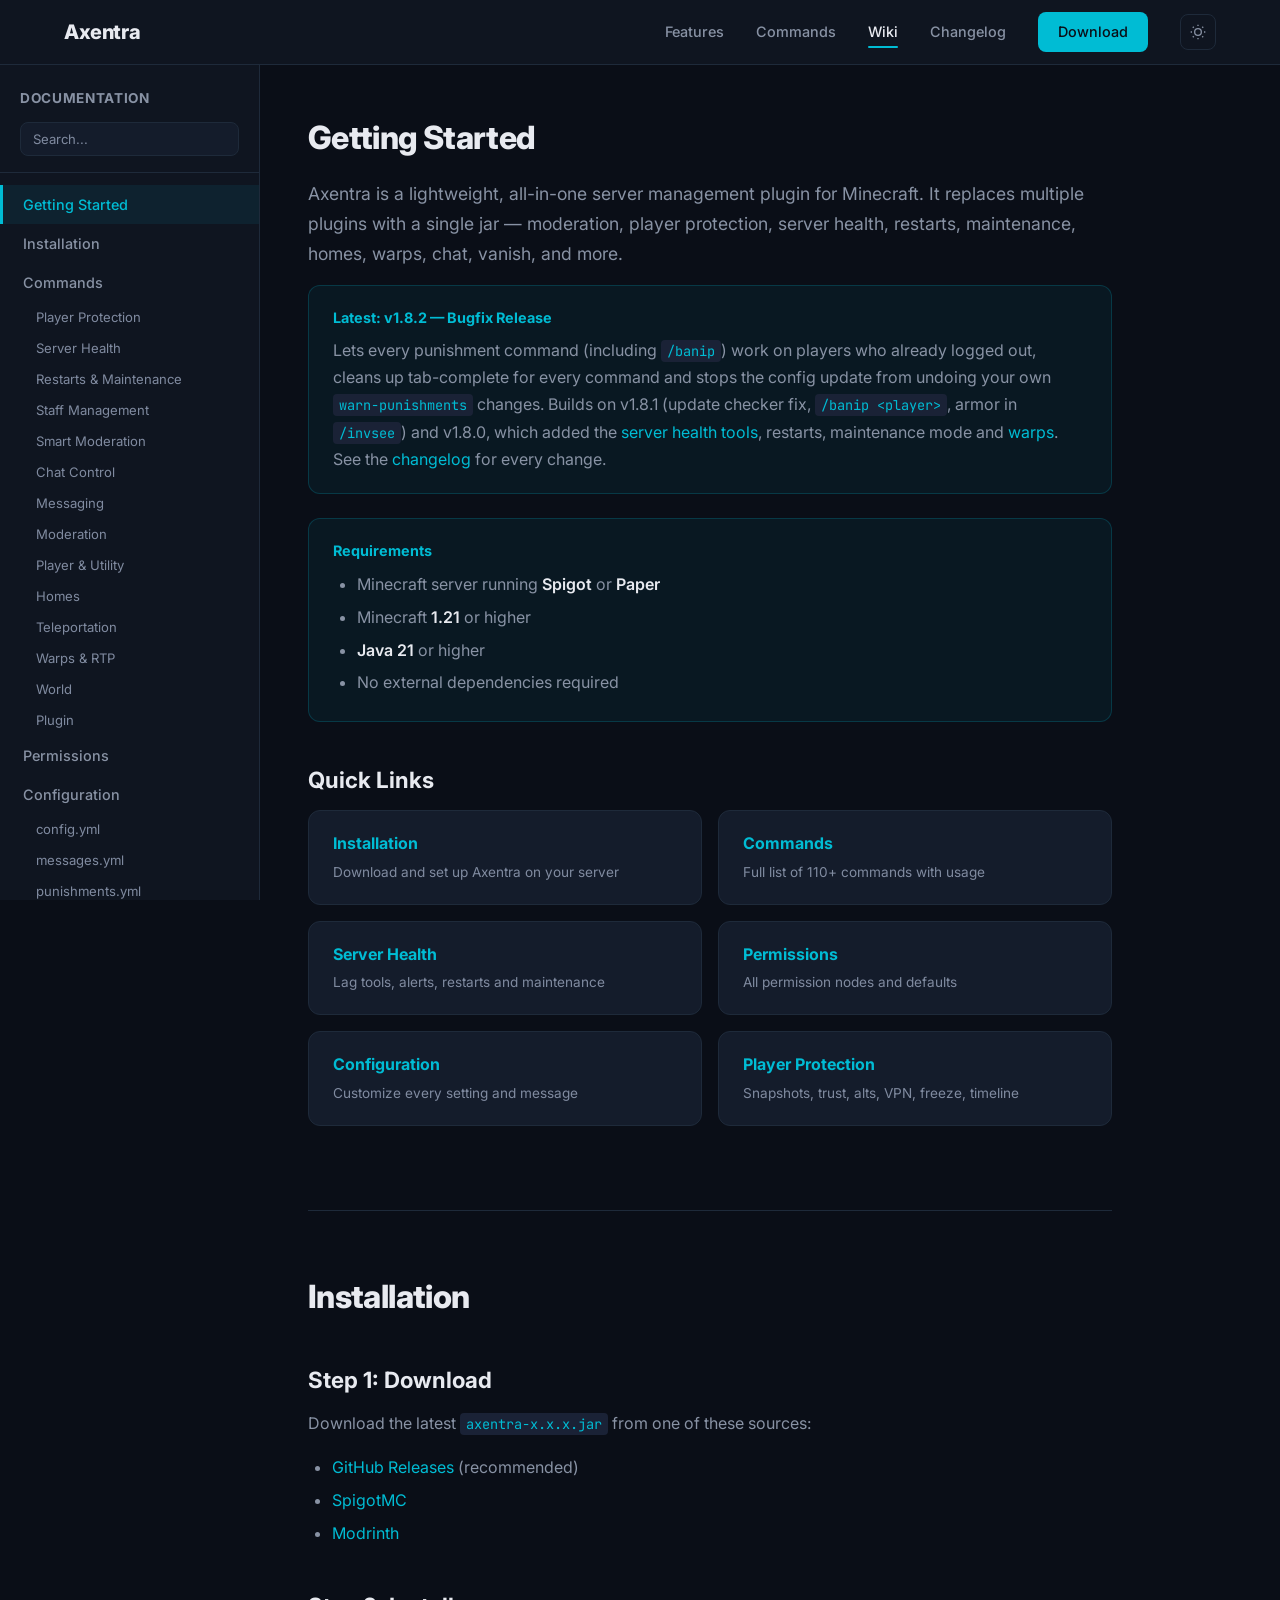
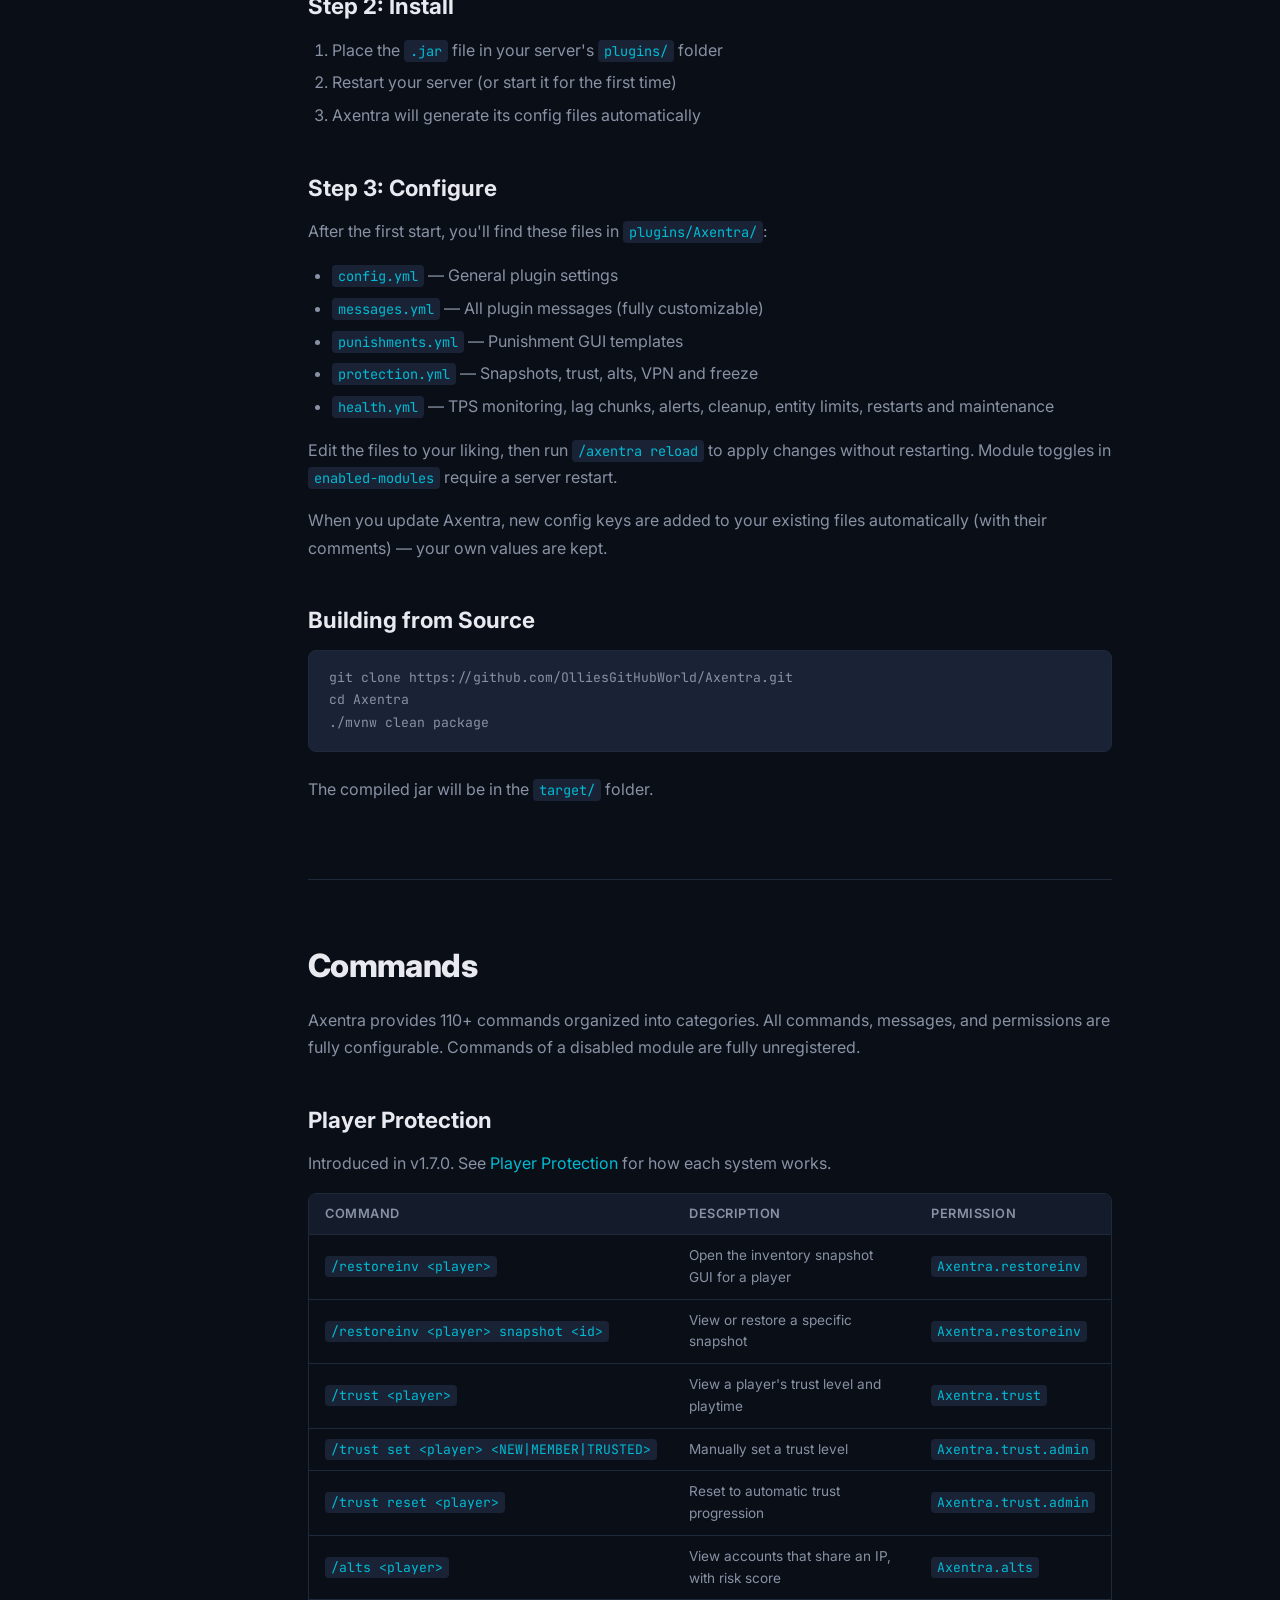
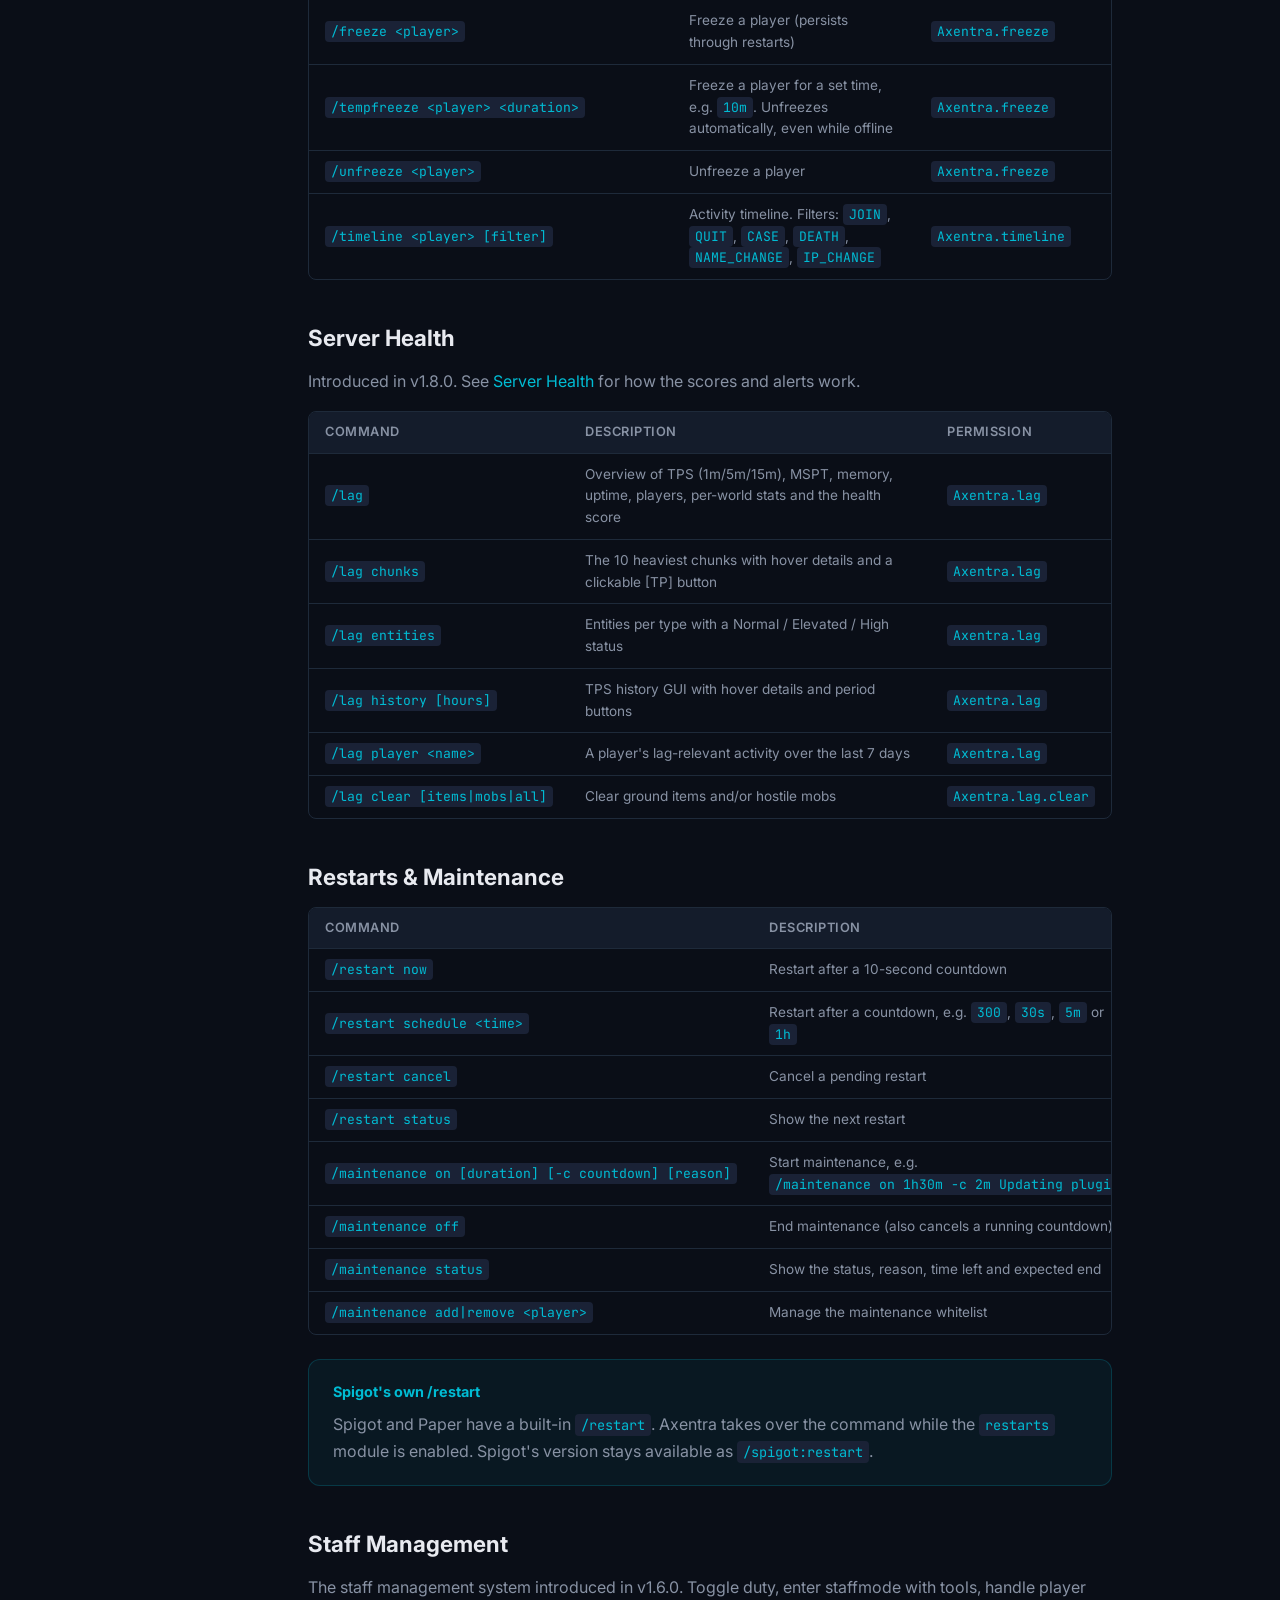
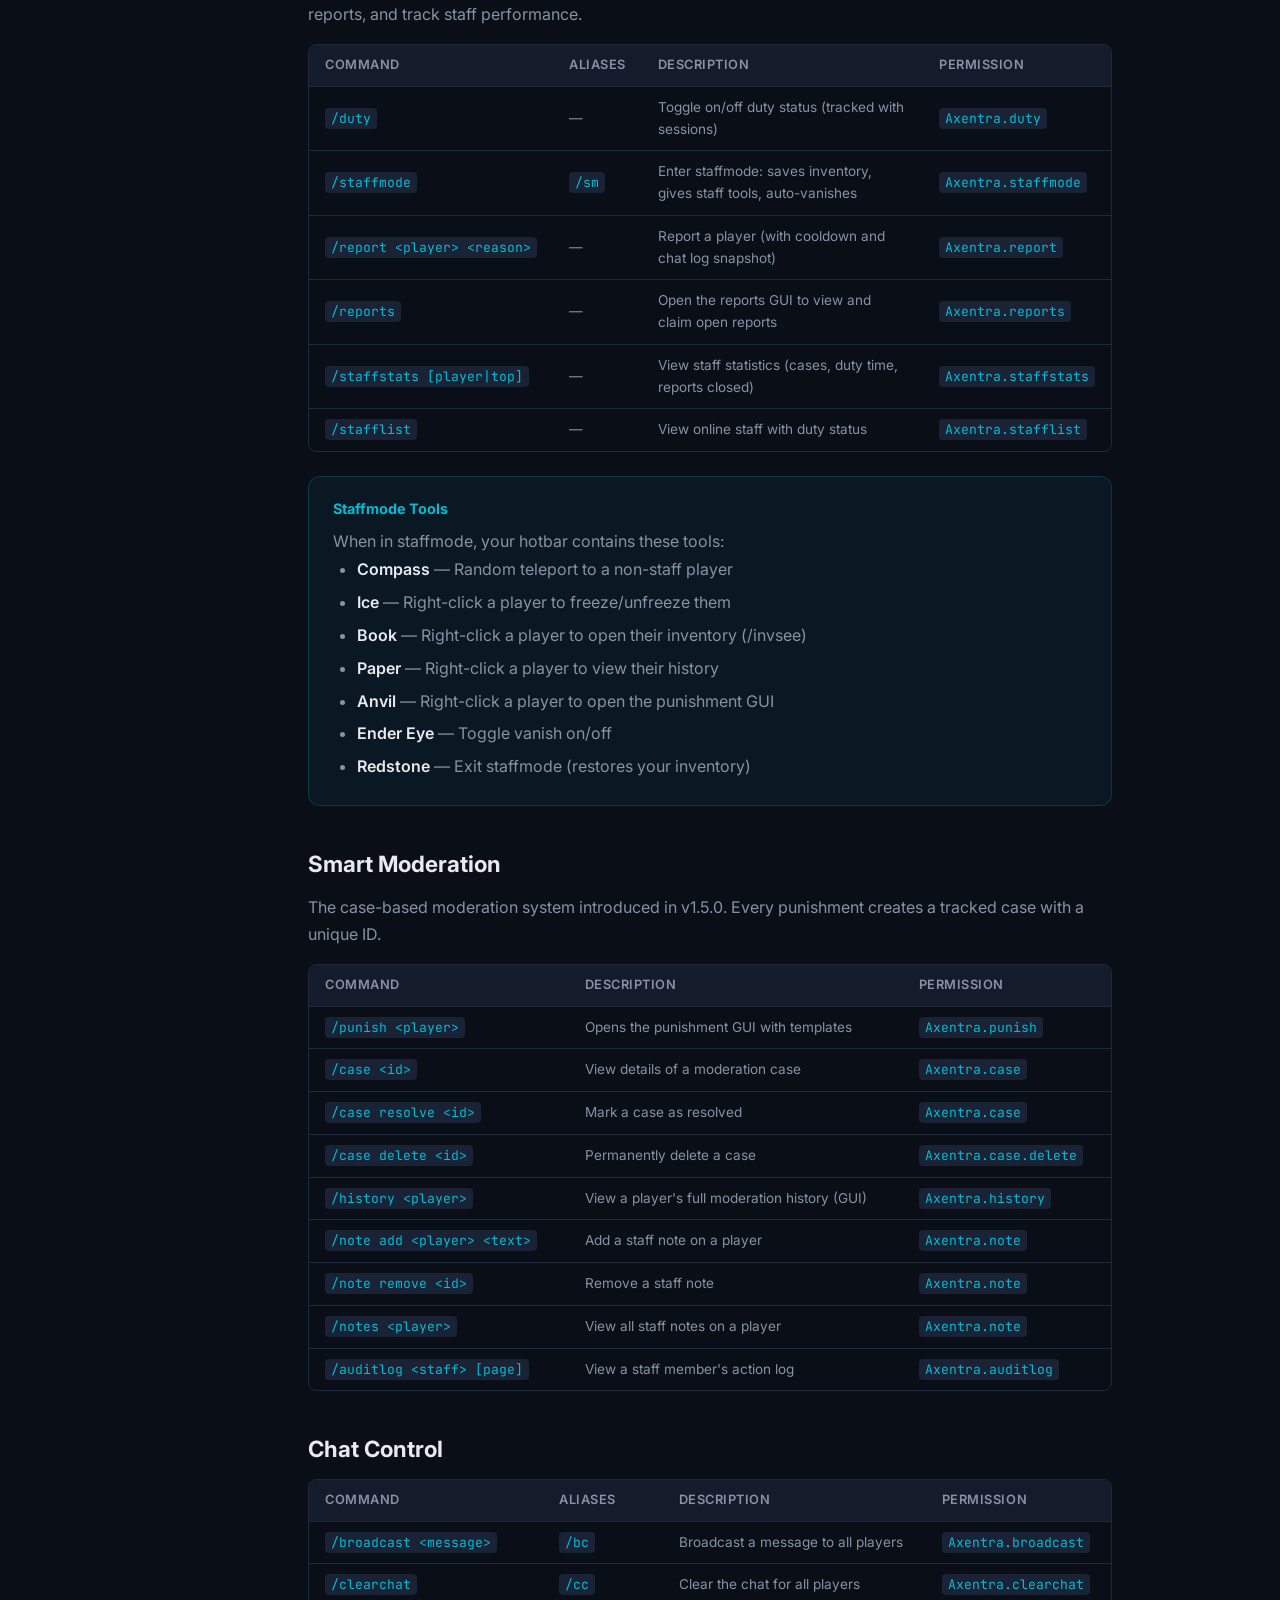
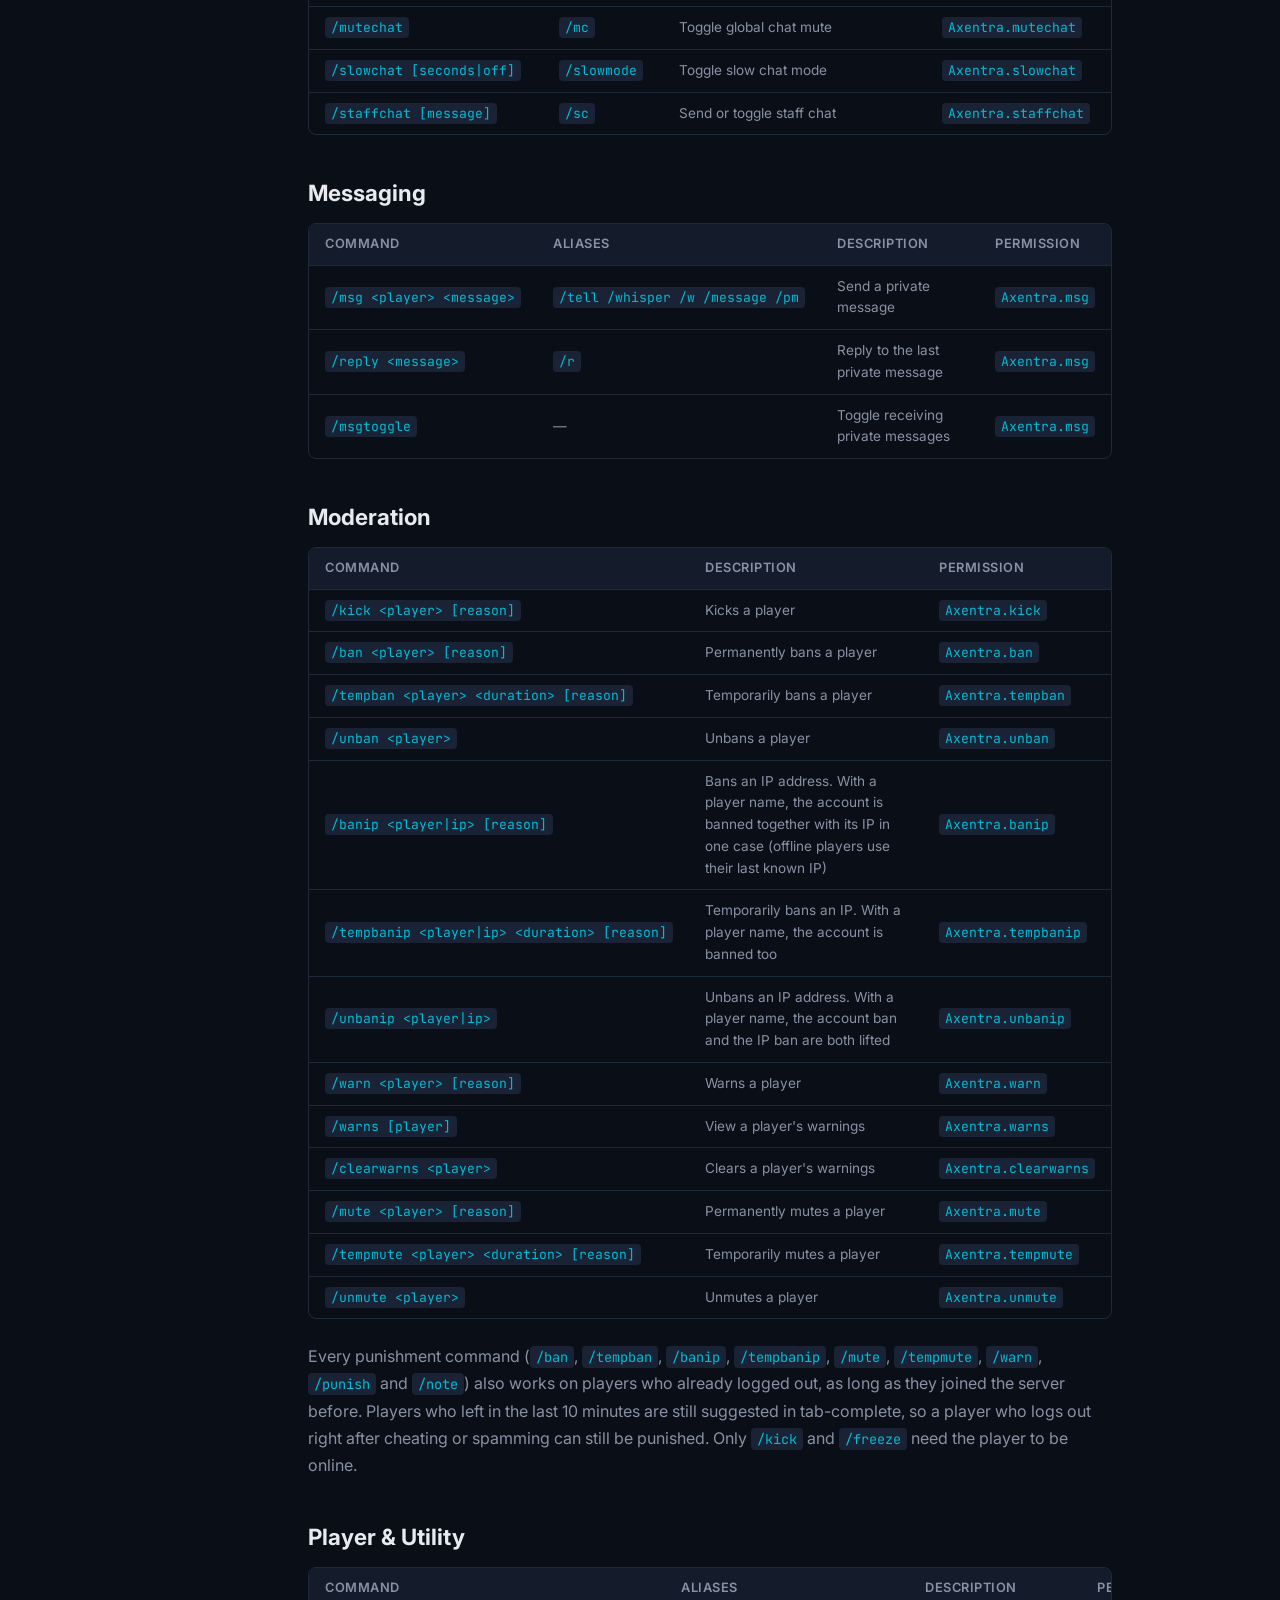
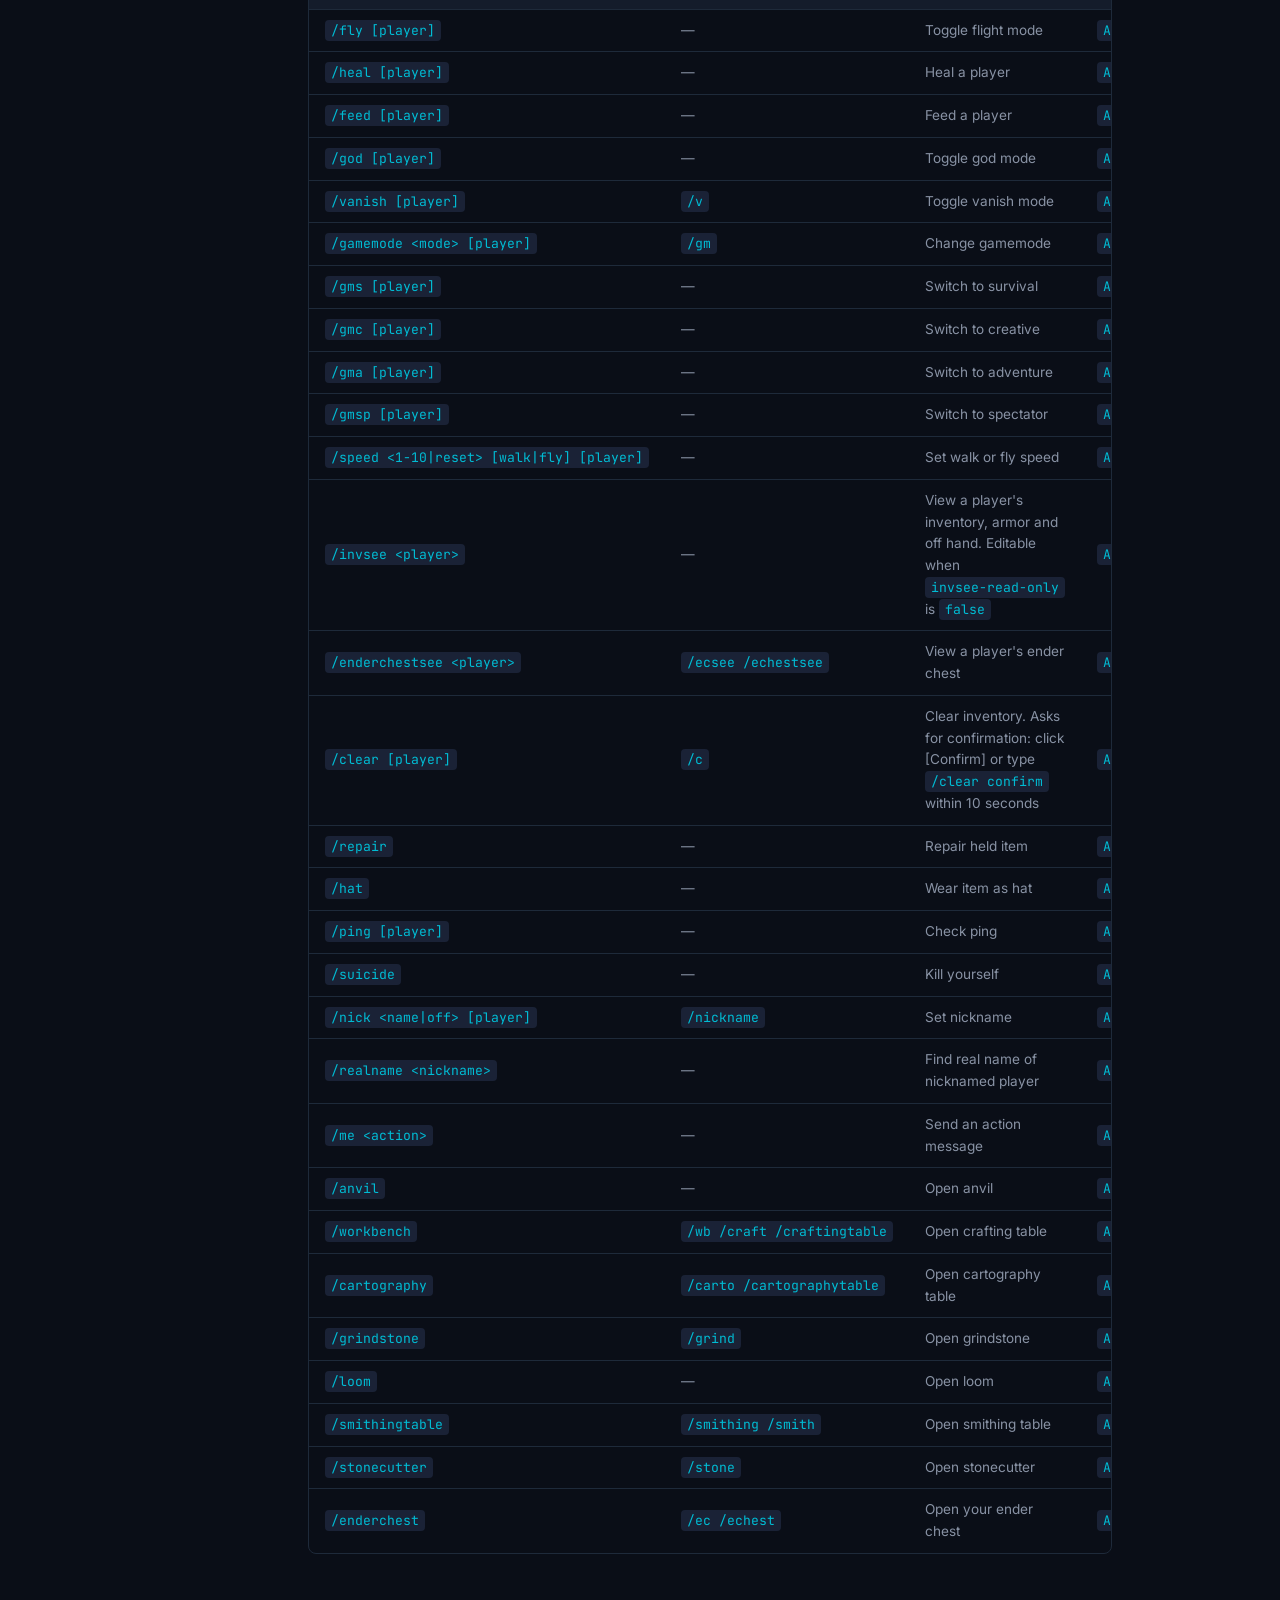
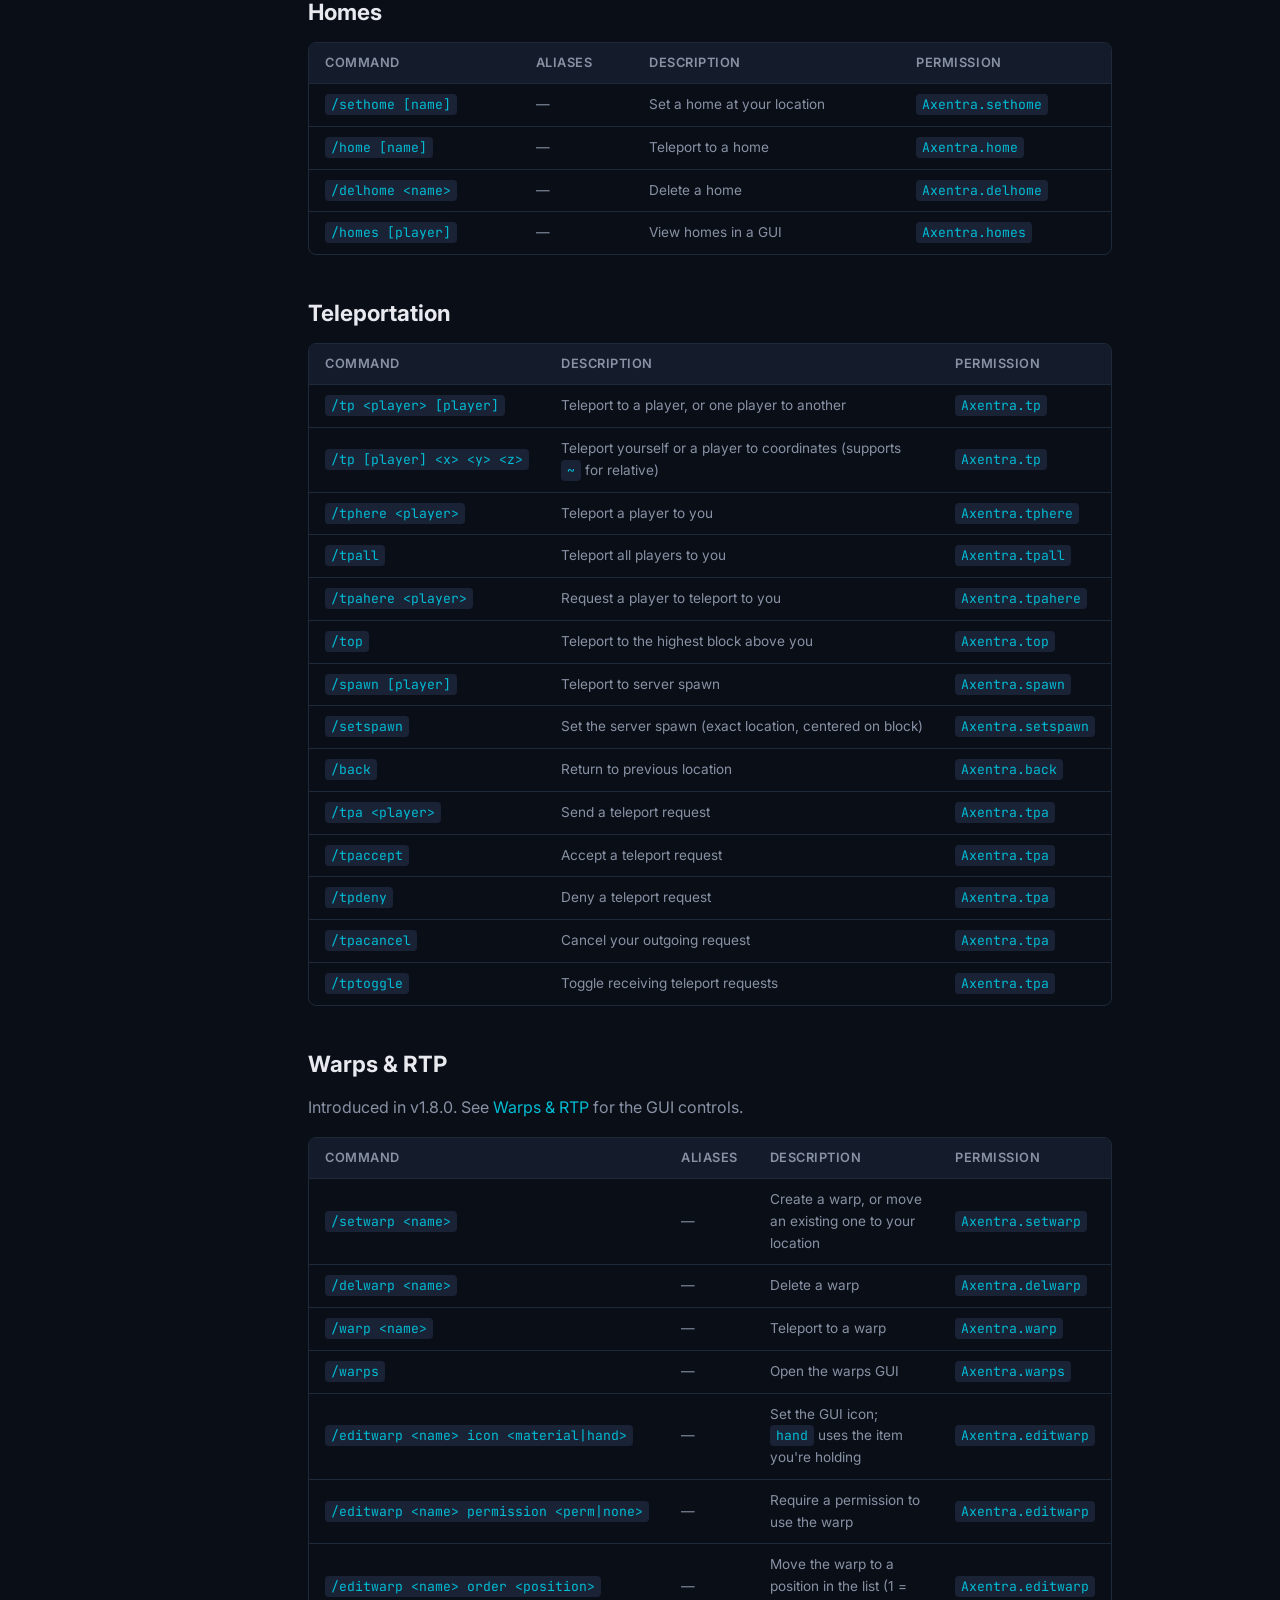
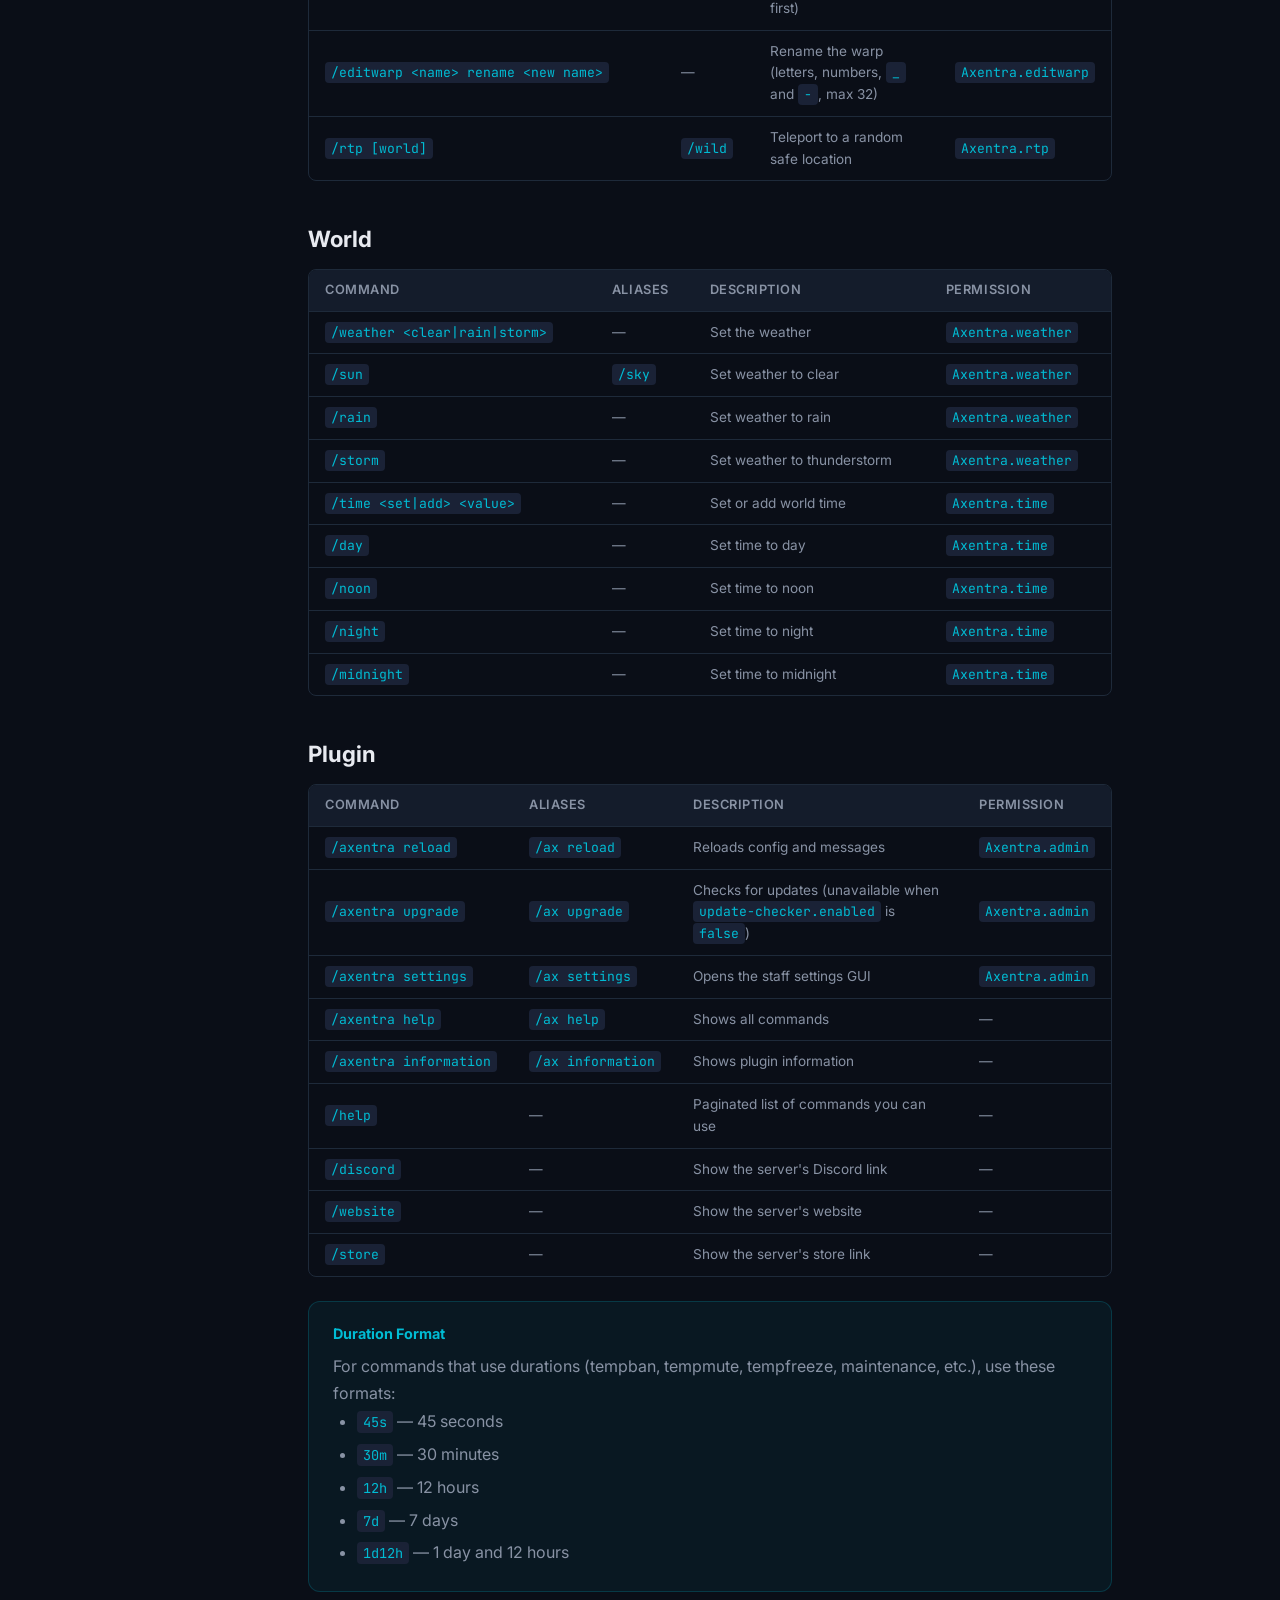
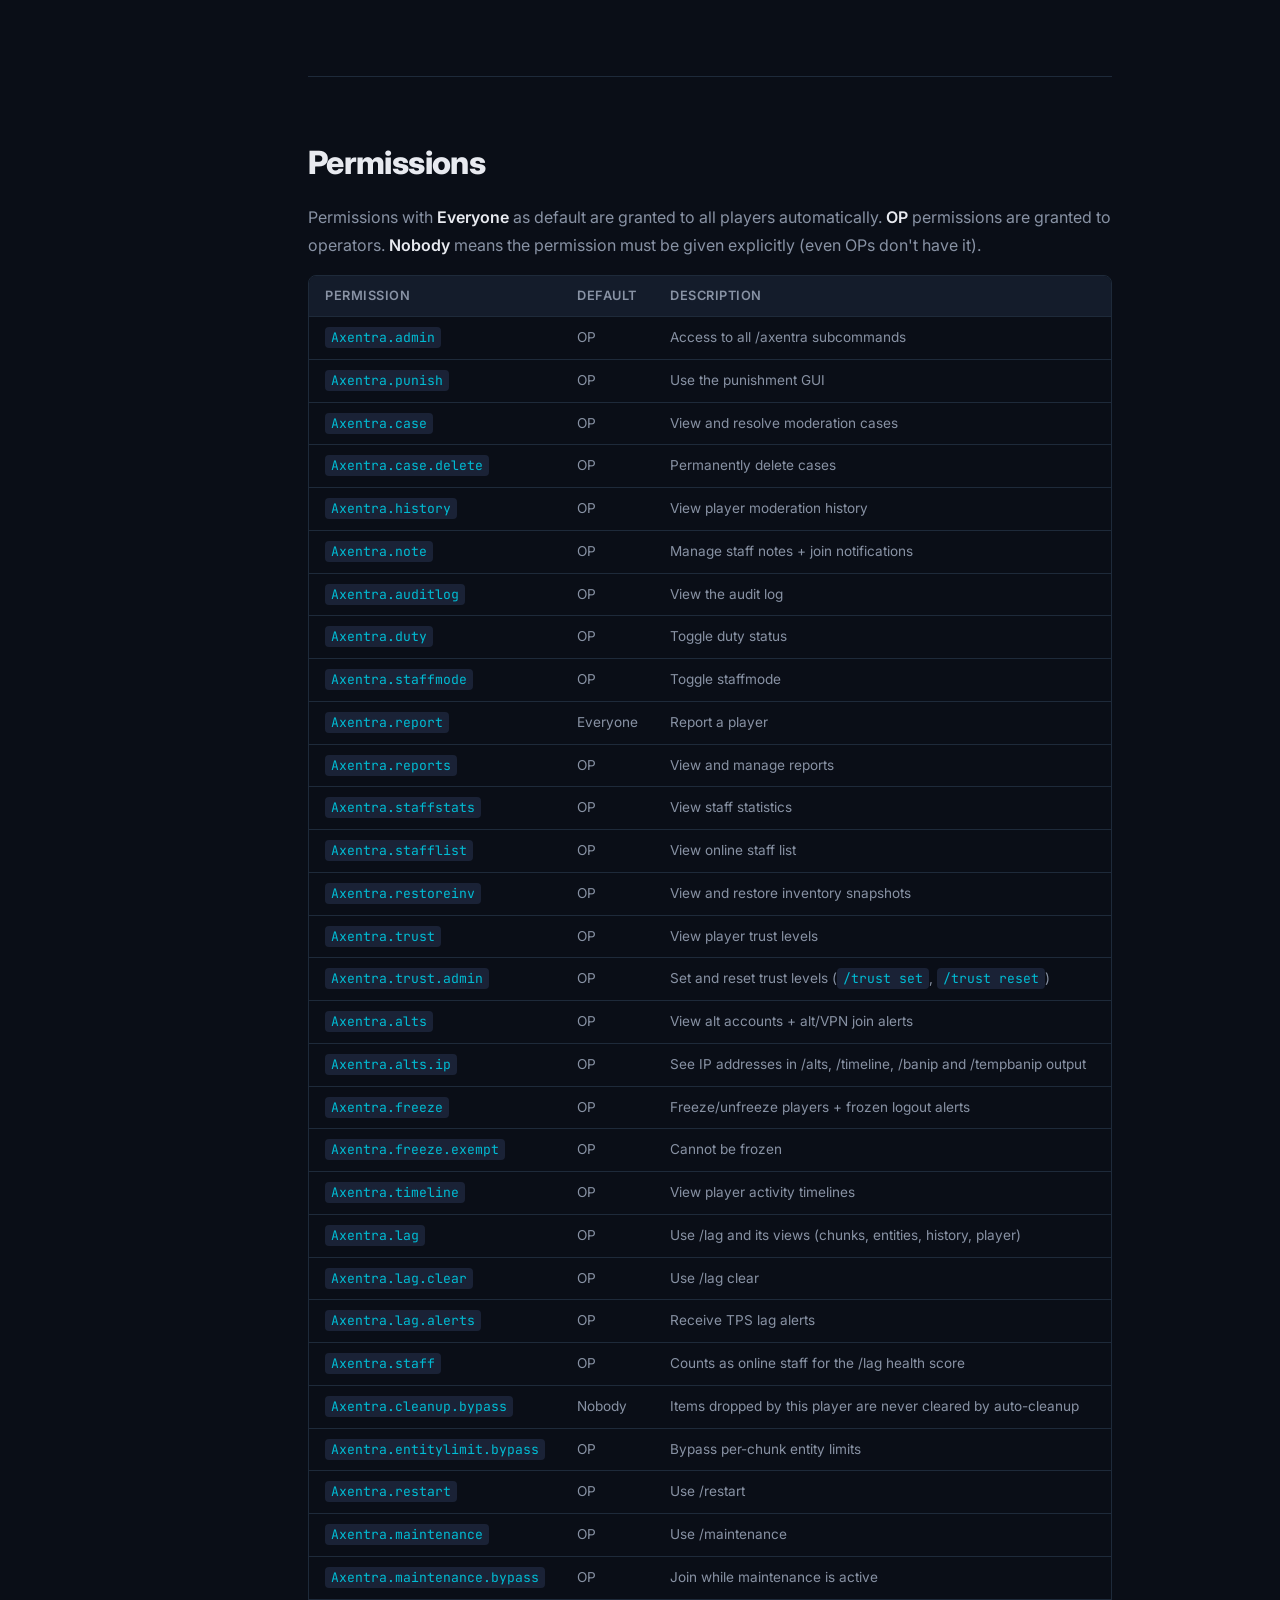
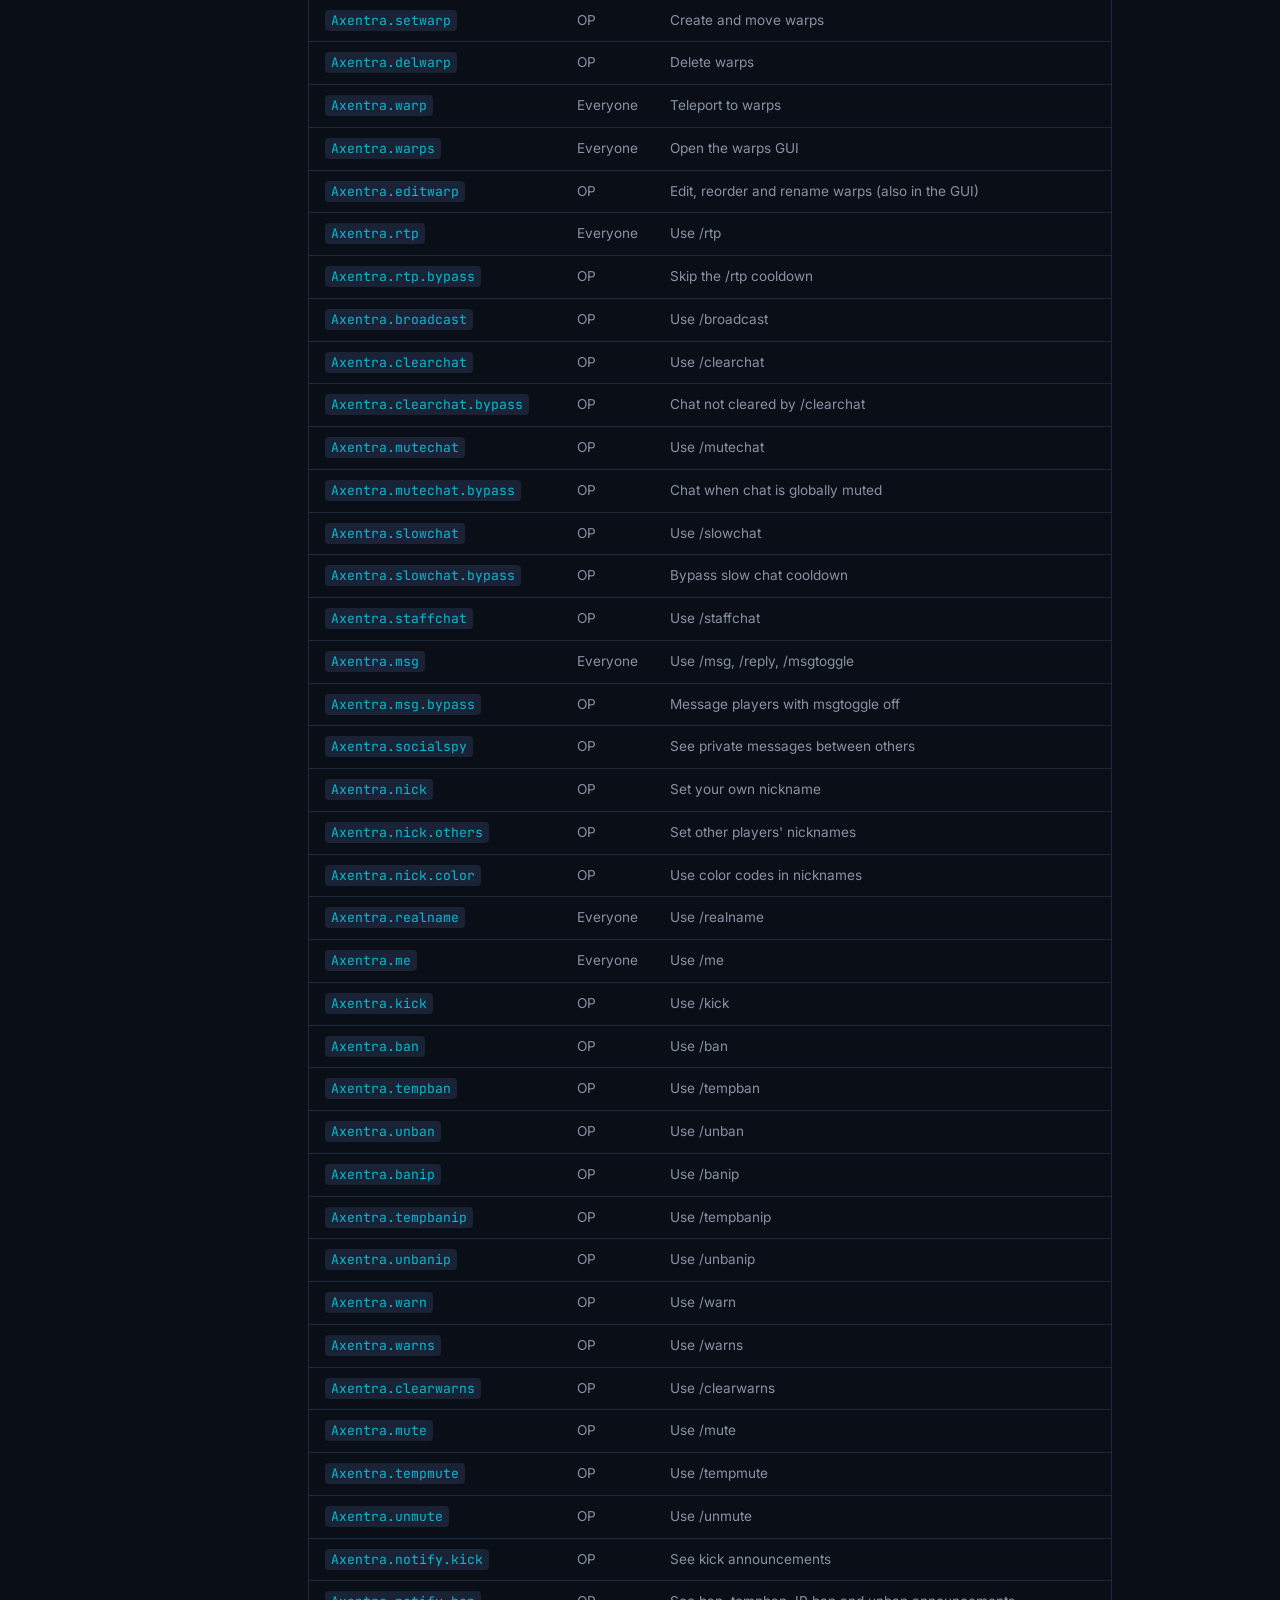
<file: docs/wiki.html>
<!DOCTYPE html>
<html lang="en">
<head>
    <meta charset="UTF-8">
    <meta name="viewport" content="width=device-width, initial-scale=1.0">
    <title>Wiki - Axentra</title>
    <meta name="description" content="Axentra Wiki — Full documentation for the Axentra Minecraft plugin. Installation guide, 110+ commands, permissions, server health tools and configuration reference.">
    <meta name="keywords" content="Axentra, AxentraMC, Axentra wiki, Minecraft plugin documentation, Axentra commands, Axentra permissions, Axentra configuration, Spigot plugin">
    <meta name="theme-color" content="#00bcd4">
    <link rel="canonical" href="https://axentramc.com/wiki.html">
    <link rel="apple-touch-icon" sizes="180x180" href="assets/apple-touch-icon.png">
    <link rel="icon" type="image/svg+xml" href="assets/favicon.svg">
    <link rel="icon" type="image/png" sizes="48x48" href="assets/favicon.png">
    <link rel="preconnect" href="https://fonts.googleapis.com">
    <link rel="preconnect" href="https://fonts.gstatic.com" crossorigin>
    <link href="https://fonts.googleapis.com/css2?family=Inter:wght@400;500;600;700;800&family=JetBrains+Mono:wght@400;500&display=swap" rel="stylesheet">
    <link rel="stylesheet" href="style.css">
    <link rel="stylesheet" href="wiki.css">
    <script>const t=localStorage.getItem('axentra-theme');if(t==='light')document.documentElement.setAttribute('data-theme','light');</script>
</head>
<body>

    <!-- Navigation -->
    <nav class="nav">
        <div class="nav-container">
            <a href="/" class="nav-logo">Axentra</a>
            <div class="nav-links">
                <a href="index.html#features">Features</a>
                <a href="index.html#commands">Commands</a>
                <a href="wiki.html" aria-current="page">Wiki</a>
                <a href="changelog.html">Changelog</a>
                <a href="index.html#download" class="nav-cta">Download</a>
                <button class="theme-toggle" aria-label="Toggle theme">
                    <svg class="icon-sun" width="16" height="16" viewBox="0 0 24 24" fill="none" stroke="currentColor" stroke-width="2"><circle cx="12" cy="12" r="5"/><line x1="12" y1="1" x2="12" y2="3"/><line x1="12" y1="21" x2="12" y2="23"/><line x1="4.22" y1="4.22" x2="5.64" y2="5.64"/><line x1="18.36" y1="18.36" x2="19.78" y2="19.78"/><line x1="1" y1="12" x2="3" y2="12"/><line x1="21" y1="12" x2="23" y2="12"/><line x1="4.22" y1="19.78" x2="5.64" y2="18.36"/><line x1="18.36" y1="5.64" x2="19.78" y2="4.22"/></svg>
                    <svg class="icon-moon" width="16" height="16" viewBox="0 0 24 24" fill="none" stroke="currentColor" stroke-width="2"><path d="M21 12.79A9 9 0 1 1 11.21 3 7 7 0 0 0 21 12.79z"/></svg>
                </button>
            </div>
            <button class="nav-toggle" aria-label="Toggle menu">
                <span></span>
                <span></span>
                <span></span>
            </button>
        </div>
    </nav>

    <!-- Mobile nav tabs (visible on mobile only) -->
    <div class="wiki-mobile-nav">
        <div class="wiki-mobile-nav-inner">
            <a href="#getting-started" class="active">Start</a>
            <a href="#installation">Installation</a>
            <a href="#commands">Commands</a>
            <a href="#permissions">Permissions</a>
            <a href="#configuration">Configuration</a>
            <a href="#server-health">Server Health</a>
            <a href="#warps">Warps</a>
            <a href="#protection">Protection</a>
            <a href="#punishment-gui">Punish GUI</a>
            <a href="#vanish">Vanish</a>
            <a href="#faq">FAQ</a>
        </div>
    </div>

    <div class="wiki-layout">
        <!-- Sidebar (desktop only) -->
        <aside class="wiki-sidebar">
            <div class="sidebar-header">
                <h3>Documentation</h3>
                <div class="sidebar-search">
                    <input type="text" id="wiki-search" placeholder="Search..." autocomplete="off">
                </div>
            </div>
            <nav class="sidebar-nav">
                <a href="#getting-started" class="sidebar-link active">Getting Started</a>
                <a href="#installation" class="sidebar-link">Installation</a>
                <a href="#commands" class="sidebar-link">Commands</a>
                <div class="sidebar-sub">
                    <a href="#cmd-protection">Player Protection</a>
                    <a href="#cmd-health">Server Health</a>
                    <a href="#cmd-server-control">Restarts &amp; Maintenance</a>
                    <a href="#cmd-staff-management">Staff Management</a>
                    <a href="#cmd-smart-moderation">Smart Moderation</a>
                    <a href="#cmd-chat">Chat Control</a>
                    <a href="#cmd-messaging">Messaging</a>
                    <a href="#cmd-moderation">Moderation</a>
                    <a href="#cmd-player">Player & Utility</a>
                    <a href="#cmd-homes">Homes</a>
                    <a href="#cmd-teleport">Teleportation</a>
                    <a href="#cmd-warps">Warps &amp; RTP</a>
                    <a href="#cmd-world">World</a>
                    <a href="#cmd-plugin">Plugin</a>
                </div>
                <a href="#permissions" class="sidebar-link">Permissions</a>
                <a href="#configuration" class="sidebar-link">Configuration</a>
                <div class="sidebar-sub">
                    <a href="#cfg-config">config.yml</a>
                    <a href="#cfg-messages">messages.yml</a>
                    <a href="#cfg-punishments">punishments.yml</a>
                    <a href="#cfg-protection">protection.yml</a>
                    <a href="#cfg-health">health.yml</a>
                </div>
                <a href="#server-health" class="sidebar-link">Server Health</a>
                <a href="#warps" class="sidebar-link">Warps &amp; RTP</a>
                <a href="#protection" class="sidebar-link">Player Protection</a>
                <a href="#punishment-gui" class="sidebar-link">Punishment GUI</a>
                <a href="#vanish" class="sidebar-link">Vanish System</a>
                <a href="#faq" class="sidebar-link">FAQ</a>
            </nav>
        </aside>

        <!-- Content -->
        <main class="wiki-content">

            <!-- Getting Started -->
            <section id="getting-started" class="wiki-section">
                <h1>Getting Started</h1>
                <p class="wiki-lead">Axentra is a lightweight, all-in-one server management plugin for Minecraft. It replaces multiple plugins with a single jar &mdash; moderation, player protection, server health, restarts, maintenance, homes, warps, chat, vanish, and more.</p>

                <div class="wiki-info-box">
                    <h4>Latest: v1.8.2 &mdash; Bugfix Release</h4>
                    <p>Lets every punishment command (including <code>/banip</code>) work on players who already logged out, cleans up tab-complete for every command and stops the config update from undoing your own <code>warn-punishments</code> changes. Builds on v1.8.1 (update checker fix, <code>/banip &lt;player&gt;</code>, armor in <code>/invsee</code>) and v1.8.0, which added the <a href="#server-health">server health tools</a>, restarts, maintenance mode and <a href="#warps">warps</a>. See the <a href="changelog.html">changelog</a> for every change.</p>
                </div>

                <div class="wiki-info-box">
                    <h4>Requirements</h4>
                    <ul>
                        <li>Minecraft server running <strong>Spigot</strong> or <strong>Paper</strong></li>
                        <li>Minecraft <strong>1.21</strong> or higher</li>
                        <li><strong>Java 21</strong> or higher</li>
                        <li>No external dependencies required</li>
                    </ul>
                </div>

                <h2>Quick Links</h2>
                <div class="wiki-grid">
                    <a href="#installation" class="wiki-quick-link">
                        <h4>Installation</h4>
                        <p>Download and set up Axentra on your server</p>
                    </a>
                    <a href="#commands" class="wiki-quick-link">
                        <h4>Commands</h4>
                        <p>Full list of 110+ commands with usage</p>
                    </a>
                    <a href="#server-health" class="wiki-quick-link">
                        <h4>Server Health</h4>
                        <p>Lag tools, alerts, restarts and maintenance</p>
                    </a>
                    <a href="#permissions" class="wiki-quick-link">
                        <h4>Permissions</h4>
                        <p>All permission nodes and defaults</p>
                    </a>
                    <a href="#configuration" class="wiki-quick-link">
                        <h4>Configuration</h4>
                        <p>Customize every setting and message</p>
                    </a>
                    <a href="#protection" class="wiki-quick-link">
                        <h4>Player Protection</h4>
                        <p>Snapshots, trust, alts, VPN, freeze, timeline</p>
                    </a>
                </div>
            </section>

            <!-- Installation -->
            <section id="installation" class="wiki-section">
                <h1>Installation</h1>

                <h2>Step 1: Download</h2>
                <p>Download the latest <code>axentra-x.x.x.jar</code> from one of these sources:</p>
                <ul>
                    <li><a href="https://github.com/OlliesGitHubWorld/Axentra/releases/latest" target="_blank">GitHub Releases</a> (recommended)</li>
                    <li><a href="https://www.spigotmc.org/resources/axentra.133221/" target="_blank">SpigotMC</a></li>
                    <li><a href="https://modrinth.com/plugin/axentra" target="_blank">Modrinth</a></li>
                </ul>

                <h2>Step 2: Install</h2>
                <ol>
                    <li>Place the <code>.jar</code> file in your server's <code>plugins/</code> folder</li>
                    <li>Restart your server (or start it for the first time)</li>
                    <li>Axentra will generate its config files automatically</li>
                </ol>

                <h2>Step 3: Configure</h2>
                <p>After the first start, you'll find these files in <code>plugins/Axentra/</code>:</p>
                <ul>
                    <li><code>config.yml</code> &mdash; General plugin settings</li>
                    <li><code>messages.yml</code> &mdash; All plugin messages (fully customizable)</li>
                    <li><code>punishments.yml</code> &mdash; Punishment GUI templates</li>
                    <li><code>protection.yml</code> &mdash; Snapshots, trust, alts, VPN and freeze</li>
                    <li><code>health.yml</code> &mdash; TPS monitoring, lag chunks, alerts, cleanup, entity limits, restarts and maintenance</li>
                </ul>
                <p>Edit the files to your liking, then run <code>/axentra reload</code> to apply changes without restarting. Module toggles in <code>enabled-modules</code> require a server restart.</p>
                <p>When you update Axentra, new config keys are added to your existing files automatically (with their comments) &mdash; your own values are kept.</p>

                <h2>Building from Source</h2>
                <div class="wiki-code-block">
                    <pre><code>git clone https://github.com/OlliesGitHubWorld/Axentra.git
cd Axentra
./mvnw clean package</code></pre>
                </div>
                <p>The compiled jar will be in the <code>target/</code> folder.</p>
            </section>

            <!-- Commands -->
            <section id="commands" class="wiki-section">
                <h1>Commands</h1>
                <p>Axentra provides 110+ commands organized into categories. All commands, messages, and permissions are fully configurable. Commands of a disabled module are fully unregistered.</p>

                <h2 id="cmd-protection">Player Protection</h2>
                <p>Introduced in v1.7.0. See <a href="#protection">Player Protection</a> for how each system works.</p>
                <div class="wiki-table-wrapper">
                    <table>
                        <thead><tr><th>Command</th><th>Description</th><th>Permission</th></tr></thead>
                        <tbody>
                            <tr><td><code>/restoreinv &lt;player&gt;</code></td><td>Open the inventory snapshot GUI for a player</td><td><code>Axentra.restoreinv</code></td></tr>
                            <tr><td><code>/restoreinv &lt;player&gt; snapshot &lt;id&gt;</code></td><td>View or restore a specific snapshot</td><td><code>Axentra.restoreinv</code></td></tr>
                            <tr><td><code>/trust &lt;player&gt;</code></td><td>View a player's trust level and playtime</td><td><code>Axentra.trust</code></td></tr>
                            <tr><td><code>/trust set &lt;player&gt; &lt;NEW|MEMBER|TRUSTED&gt;</code></td><td>Manually set a trust level</td><td><code>Axentra.trust.admin</code></td></tr>
                            <tr><td><code>/trust reset &lt;player&gt;</code></td><td>Reset to automatic trust progression</td><td><code>Axentra.trust.admin</code></td></tr>
                            <tr><td><code>/alts &lt;player&gt;</code></td><td>View accounts that share an IP, with risk score</td><td><code>Axentra.alts</code></td></tr>
                            <tr><td><code>/freeze &lt;player&gt;</code></td><td>Freeze a player (persists through restarts)</td><td><code>Axentra.freeze</code></td></tr>
                            <tr><td><code>/tempfreeze &lt;player&gt; &lt;duration&gt;</code></td><td>Freeze a player for a set time, e.g. <code>10m</code>. Unfreezes automatically, even while offline</td><td><code>Axentra.freeze</code></td></tr>
                            <tr><td><code>/unfreeze &lt;player&gt;</code></td><td>Unfreeze a player</td><td><code>Axentra.freeze</code></td></tr>
                            <tr><td><code>/timeline &lt;player&gt; [filter]</code></td><td>Activity timeline. Filters: <code>JOIN</code>, <code>QUIT</code>, <code>CASE</code>, <code>DEATH</code>, <code>NAME_CHANGE</code>, <code>IP_CHANGE</code></td><td><code>Axentra.timeline</code></td></tr>
                        </tbody>
                    </table>
                </div>

                <h2 id="cmd-health">Server Health</h2>
                <p>Introduced in v1.8.0. See <a href="#server-health">Server Health</a> for how the scores and alerts work.</p>
                <div class="wiki-table-wrapper">
                    <table>
                        <thead><tr><th>Command</th><th>Description</th><th>Permission</th></tr></thead>
                        <tbody>
                            <tr><td><code>/lag</code></td><td>Overview of TPS (1m/5m/15m), MSPT, memory, uptime, players, per-world stats and the health score</td><td><code>Axentra.lag</code></td></tr>
                            <tr><td><code>/lag chunks</code></td><td>The 10 heaviest chunks with hover details and a clickable [TP] button</td><td><code>Axentra.lag</code></td></tr>
                            <tr><td><code>/lag entities</code></td><td>Entities per type with a Normal / Elevated / High status</td><td><code>Axentra.lag</code></td></tr>
                            <tr><td><code>/lag history [hours]</code></td><td>TPS history GUI with hover details and period buttons</td><td><code>Axentra.lag</code></td></tr>
                            <tr><td><code>/lag player &lt;name&gt;</code></td><td>A player's lag-relevant activity over the last 7 days</td><td><code>Axentra.lag</code></td></tr>
                            <tr><td><code>/lag clear [items|mobs|all]</code></td><td>Clear ground items and/or hostile mobs</td><td><code>Axentra.lag.clear</code></td></tr>
                        </tbody>
                    </table>
                </div>

                <h2 id="cmd-server-control">Restarts &amp; Maintenance</h2>
                <div class="wiki-table-wrapper">
                    <table>
                        <thead><tr><th>Command</th><th>Description</th><th>Permission</th></tr></thead>
                        <tbody>
                            <tr><td><code>/restart now</code></td><td>Restart after a 10-second countdown</td><td><code>Axentra.restart</code></td></tr>
                            <tr><td><code>/restart schedule &lt;time&gt;</code></td><td>Restart after a countdown, e.g. <code>300</code>, <code>30s</code>, <code>5m</code> or <code>1h</code></td><td><code>Axentra.restart</code></td></tr>
                            <tr><td><code>/restart cancel</code></td><td>Cancel a pending restart</td><td><code>Axentra.restart</code></td></tr>
                            <tr><td><code>/restart status</code></td><td>Show the next restart</td><td><code>Axentra.restart</code></td></tr>
                            <tr><td><code>/maintenance on [duration] [-c countdown] [reason]</code></td><td>Start maintenance, e.g. <code>/maintenance on 1h30m -c 2m Updating plugins</code></td><td><code>Axentra.maintenance</code></td></tr>
                            <tr><td><code>/maintenance off</code></td><td>End maintenance (also cancels a running countdown)</td><td><code>Axentra.maintenance</code></td></tr>
                            <tr><td><code>/maintenance status</code></td><td>Show the status, reason, time left and expected end</td><td><code>Axentra.maintenance</code></td></tr>
                            <tr><td><code>/maintenance add|remove &lt;player&gt;</code></td><td>Manage the maintenance whitelist</td><td><code>Axentra.maintenance</code></td></tr>
                        </tbody>
                    </table>
                </div>
                <div class="wiki-info-box">
                    <h4>Spigot's own /restart</h4>
                    <p>Spigot and Paper have a built-in <code>/restart</code>. Axentra takes over the command while the <code>restarts</code> module is enabled. Spigot's version stays available as <code>/spigot:restart</code>.</p>
                </div>

                <h2 id="cmd-staff-management">Staff Management</h2>
                <p>The staff management system introduced in v1.6.0. Toggle duty, enter staffmode with tools, handle player reports, and track staff performance.</p>
                <div class="wiki-table-wrapper">
                    <table>
                        <thead><tr><th>Command</th><th>Aliases</th><th>Description</th><th>Permission</th></tr></thead>
                        <tbody>
                            <tr><td><code>/duty</code></td><td>&mdash;</td><td>Toggle on/off duty status (tracked with sessions)</td><td><code>Axentra.duty</code></td></tr>
                            <tr><td><code>/staffmode</code></td><td><code>/sm</code></td><td>Enter staffmode: saves inventory, gives staff tools, auto-vanishes</td><td><code>Axentra.staffmode</code></td></tr>
                            <tr><td><code>/report &lt;player&gt; &lt;reason&gt;</code></td><td>&mdash;</td><td>Report a player (with cooldown and chat log snapshot)</td><td><code>Axentra.report</code></td></tr>
                            <tr><td><code>/reports</code></td><td>&mdash;</td><td>Open the reports GUI to view and claim open reports</td><td><code>Axentra.reports</code></td></tr>
                            <tr><td><code>/staffstats [player|top]</code></td><td>&mdash;</td><td>View staff statistics (cases, duty time, reports closed)</td><td><code>Axentra.staffstats</code></td></tr>
                            <tr><td><code>/stafflist</code></td><td>&mdash;</td><td>View online staff with duty status</td><td><code>Axentra.stafflist</code></td></tr>
                        </tbody>
                    </table>
                </div>

                <div class="wiki-info-box">
                    <h4>Staffmode Tools</h4>
                    <p>When in staffmode, your hotbar contains these tools:</p>
                    <ul>
                        <li><strong>Compass</strong> &mdash; Random teleport to a non-staff player</li>
                        <li><strong>Ice</strong> &mdash; Right-click a player to freeze/unfreeze them</li>
                        <li><strong>Book</strong> &mdash; Right-click a player to open their inventory (/invsee)</li>
                        <li><strong>Paper</strong> &mdash; Right-click a player to view their history</li>
                        <li><strong>Anvil</strong> &mdash; Right-click a player to open the punishment GUI</li>
                        <li><strong>Ender Eye</strong> &mdash; Toggle vanish on/off</li>
                        <li><strong>Redstone</strong> &mdash; Exit staffmode (restores your inventory)</li>
                    </ul>
                </div>

                <h2 id="cmd-smart-moderation">Smart Moderation</h2>
                <p>The case-based moderation system introduced in v1.5.0. Every punishment creates a tracked case with a unique ID.</p>
                <div class="wiki-table-wrapper">
                    <table>
                        <thead><tr><th>Command</th><th>Description</th><th>Permission</th></tr></thead>
                        <tbody>
                            <tr><td><code>/punish &lt;player&gt;</code></td><td>Opens the punishment GUI with templates</td><td><code>Axentra.punish</code></td></tr>
                            <tr><td><code>/case &lt;id&gt;</code></td><td>View details of a moderation case</td><td><code>Axentra.case</code></td></tr>
                            <tr><td><code>/case resolve &lt;id&gt;</code></td><td>Mark a case as resolved</td><td><code>Axentra.case</code></td></tr>
                            <tr><td><code>/case delete &lt;id&gt;</code></td><td>Permanently delete a case</td><td><code>Axentra.case.delete</code></td></tr>
                            <tr><td><code>/history &lt;player&gt;</code></td><td>View a player's full moderation history (GUI)</td><td><code>Axentra.history</code></td></tr>
                            <tr><td><code>/note add &lt;player&gt; &lt;text&gt;</code></td><td>Add a staff note on a player</td><td><code>Axentra.note</code></td></tr>
                            <tr><td><code>/note remove &lt;id&gt;</code></td><td>Remove a staff note</td><td><code>Axentra.note</code></td></tr>
                            <tr><td><code>/notes &lt;player&gt;</code></td><td>View all staff notes on a player</td><td><code>Axentra.note</code></td></tr>
                            <tr><td><code>/auditlog &lt;staff&gt; [page]</code></td><td>View a staff member's action log</td><td><code>Axentra.auditlog</code></td></tr>
                        </tbody>
                    </table>
                </div>

                <h2 id="cmd-chat">Chat Control</h2>
                <div class="wiki-table-wrapper">
                    <table>
                        <thead><tr><th>Command</th><th>Aliases</th><th>Description</th><th>Permission</th></tr></thead>
                        <tbody>
                            <tr><td><code>/broadcast &lt;message&gt;</code></td><td><code>/bc</code></td><td>Broadcast a message to all players</td><td><code>Axentra.broadcast</code></td></tr>
                            <tr><td><code>/clearchat</code></td><td><code>/cc</code></td><td>Clear the chat for all players</td><td><code>Axentra.clearchat</code></td></tr>
                            <tr><td><code>/mutechat</code></td><td><code>/mc</code></td><td>Toggle global chat mute</td><td><code>Axentra.mutechat</code></td></tr>
                            <tr><td><code>/slowchat [seconds|off]</code></td><td><code>/slowmode</code></td><td>Toggle slow chat mode</td><td><code>Axentra.slowchat</code></td></tr>
                            <tr><td><code>/staffchat [message]</code></td><td><code>/sc</code></td><td>Send or toggle staff chat</td><td><code>Axentra.staffchat</code></td></tr>
                        </tbody>
                    </table>
                </div>

                <h2 id="cmd-messaging">Messaging</h2>
                <div class="wiki-table-wrapper">
                    <table>
                        <thead><tr><th>Command</th><th>Aliases</th><th>Description</th><th>Permission</th></tr></thead>
                        <tbody>
                            <tr><td><code>/msg &lt;player&gt; &lt;message&gt;</code></td><td><code>/tell /whisper /w /message /pm</code></td><td>Send a private message</td><td><code>Axentra.msg</code></td></tr>
                            <tr><td><code>/reply &lt;message&gt;</code></td><td><code>/r</code></td><td>Reply to the last private message</td><td><code>Axentra.msg</code></td></tr>
                            <tr><td><code>/msgtoggle</code></td><td>&mdash;</td><td>Toggle receiving private messages</td><td><code>Axentra.msg</code></td></tr>
                        </tbody>
                    </table>
                </div>

                <h2 id="cmd-moderation">Moderation</h2>
                <div class="wiki-table-wrapper">
                    <table>
                        <thead><tr><th>Command</th><th>Description</th><th>Permission</th></tr></thead>
                        <tbody>
                            <tr><td><code>/kick &lt;player&gt; [reason]</code></td><td>Kicks a player</td><td><code>Axentra.kick</code></td></tr>
                            <tr><td><code>/ban &lt;player&gt; [reason]</code></td><td>Permanently bans a player</td><td><code>Axentra.ban</code></td></tr>
                            <tr><td><code>/tempban &lt;player&gt; &lt;duration&gt; [reason]</code></td><td>Temporarily bans a player</td><td><code>Axentra.tempban</code></td></tr>
                            <tr><td><code>/unban &lt;player&gt;</code></td><td>Unbans a player</td><td><code>Axentra.unban</code></td></tr>
                            <tr><td><code>/banip &lt;player|ip&gt; [reason]</code></td><td>Bans an IP address. With a player name, the account is banned together with its IP in one case (offline players use their last known IP)</td><td><code>Axentra.banip</code></td></tr>
                            <tr><td><code>/tempbanip &lt;player|ip&gt; &lt;duration&gt; [reason]</code></td><td>Temporarily bans an IP. With a player name, the account is banned too</td><td><code>Axentra.tempbanip</code></td></tr>
                            <tr><td><code>/unbanip &lt;player|ip&gt;</code></td><td>Unbans an IP address. With a player name, the account ban and the IP ban are both lifted</td><td><code>Axentra.unbanip</code></td></tr>
                            <tr><td><code>/warn &lt;player&gt; [reason]</code></td><td>Warns a player</td><td><code>Axentra.warn</code></td></tr>
                            <tr><td><code>/warns [player]</code></td><td>View a player's warnings</td><td><code>Axentra.warns</code></td></tr>
                            <tr><td><code>/clearwarns &lt;player&gt;</code></td><td>Clears a player's warnings</td><td><code>Axentra.clearwarns</code></td></tr>
                            <tr><td><code>/mute &lt;player&gt; [reason]</code></td><td>Permanently mutes a player</td><td><code>Axentra.mute</code></td></tr>
                            <tr><td><code>/tempmute &lt;player&gt; &lt;duration&gt; [reason]</code></td><td>Temporarily mutes a player</td><td><code>Axentra.tempmute</code></td></tr>
                            <tr><td><code>/unmute &lt;player&gt;</code></td><td>Unmutes a player</td><td><code>Axentra.unmute</code></td></tr>
                        </tbody>
                    </table>
                </div>
                <p>Every punishment command (<code>/ban</code>, <code>/tempban</code>, <code>/banip</code>, <code>/tempbanip</code>, <code>/mute</code>, <code>/tempmute</code>, <code>/warn</code>, <code>/punish</code> and <code>/note</code>) also works on players who already logged out, as long as they joined the server before. Players who left in the last 10 minutes are still suggested in tab-complete, so a player who logs out right after cheating or spamming can still be punished. Only <code>/kick</code> and <code>/freeze</code> need the player to be online.</p>

                <h2 id="cmd-player">Player & Utility</h2>
                <div class="wiki-table-wrapper">
                    <table>
                        <thead><tr><th>Command</th><th>Aliases</th><th>Description</th><th>Permission</th></tr></thead>
                        <tbody>
                            <tr><td><code>/fly [player]</code></td><td>&mdash;</td><td>Toggle flight mode</td><td><code>Axentra.fly</code></td></tr>
                            <tr><td><code>/heal [player]</code></td><td>&mdash;</td><td>Heal a player</td><td><code>Axentra.heal</code></td></tr>
                            <tr><td><code>/feed [player]</code></td><td>&mdash;</td><td>Feed a player</td><td><code>Axentra.feed</code></td></tr>
                            <tr><td><code>/god [player]</code></td><td>&mdash;</td><td>Toggle god mode</td><td><code>Axentra.god</code></td></tr>
                            <tr><td><code>/vanish [player]</code></td><td><code>/v</code></td><td>Toggle vanish mode</td><td><code>Axentra.vanish</code></td></tr>
                            <tr><td><code>/gamemode &lt;mode&gt; [player]</code></td><td><code>/gm</code></td><td>Change gamemode</td><td><code>Axentra.gamemode</code></td></tr>
                            <tr><td><code>/gms [player]</code></td><td>&mdash;</td><td>Switch to survival</td><td><code>Axentra.gamemode</code></td></tr>
                            <tr><td><code>/gmc [player]</code></td><td>&mdash;</td><td>Switch to creative</td><td><code>Axentra.gamemode</code></td></tr>
                            <tr><td><code>/gma [player]</code></td><td>&mdash;</td><td>Switch to adventure</td><td><code>Axentra.gamemode</code></td></tr>
                            <tr><td><code>/gmsp [player]</code></td><td>&mdash;</td><td>Switch to spectator</td><td><code>Axentra.gamemode</code></td></tr>
                            <tr><td><code>/speed &lt;1-10|reset&gt; [walk|fly] [player]</code></td><td>&mdash;</td><td>Set walk or fly speed</td><td><code>Axentra.speed</code></td></tr>
                            <tr><td><code>/invsee &lt;player&gt;</code></td><td>&mdash;</td><td>View a player's inventory, armor and off hand. Editable when <code>invsee-read-only</code> is <code>false</code></td><td><code>Axentra.invsee</code></td></tr>
                            <tr><td><code>/enderchestsee &lt;player&gt;</code></td><td><code>/ecsee /echestsee</code></td><td>View a player's ender chest</td><td><code>Axentra.enderchestsee</code></td></tr>
                            <tr><td><code>/clear [player]</code></td><td><code>/c</code></td><td>Clear inventory. Asks for confirmation: click [Confirm] or type <code>/clear confirm</code> within 10 seconds</td><td><code>Axentra.clear</code></td></tr>
                            <tr><td><code>/repair</code></td><td>&mdash;</td><td>Repair held item</td><td><code>Axentra.repair</code></td></tr>
                            <tr><td><code>/hat</code></td><td>&mdash;</td><td>Wear item as hat</td><td><code>Axentra.hat</code></td></tr>
                            <tr><td><code>/ping [player]</code></td><td>&mdash;</td><td>Check ping</td><td><code>Axentra.ping</code></td></tr>
                            <tr><td><code>/suicide</code></td><td>&mdash;</td><td>Kill yourself</td><td><code>Axentra.suicide</code></td></tr>
                            <tr><td><code>/nick &lt;name|off&gt; [player]</code></td><td><code>/nickname</code></td><td>Set nickname</td><td><code>Axentra.nick</code></td></tr>
                            <tr><td><code>/realname &lt;nickname&gt;</code></td><td>&mdash;</td><td>Find real name of nicknamed player</td><td><code>Axentra.realname</code></td></tr>
                            <tr><td><code>/me &lt;action&gt;</code></td><td>&mdash;</td><td>Send an action message</td><td><code>Axentra.me</code></td></tr>
                            <tr><td><code>/anvil</code></td><td>&mdash;</td><td>Open anvil</td><td><code>Axentra.anvil</code></td></tr>
                            <tr><td><code>/workbench</code></td><td><code>/wb /craft /craftingtable</code></td><td>Open crafting table</td><td><code>Axentra.workbench</code></td></tr>
                            <tr><td><code>/cartography</code></td><td><code>/carto /cartographytable</code></td><td>Open cartography table</td><td><code>Axentra.cartography</code></td></tr>
                            <tr><td><code>/grindstone</code></td><td><code>/grind</code></td><td>Open grindstone</td><td><code>Axentra.grindstone</code></td></tr>
                            <tr><td><code>/loom</code></td><td>&mdash;</td><td>Open loom</td><td><code>Axentra.loom</code></td></tr>
                            <tr><td><code>/smithingtable</code></td><td><code>/smithing /smith</code></td><td>Open smithing table</td><td><code>Axentra.smithingtable</code></td></tr>
                            <tr><td><code>/stonecutter</code></td><td><code>/stone</code></td><td>Open stonecutter</td><td><code>Axentra.stonecutter</code></td></tr>
                            <tr><td><code>/enderchest</code></td><td><code>/ec /echest</code></td><td>Open your ender chest</td><td><code>Axentra.enderchest</code></td></tr>
                        </tbody>
                    </table>
                </div>

                <h2 id="cmd-homes">Homes</h2>
                <div class="wiki-table-wrapper">
                    <table>
                        <thead><tr><th>Command</th><th>Aliases</th><th>Description</th><th>Permission</th></tr></thead>
                        <tbody>
                            <tr><td><code>/sethome [name]</code></td><td>&mdash;</td><td>Set a home at your location</td><td><code>Axentra.sethome</code></td></tr>
                            <tr><td><code>/home [name]</code></td><td>&mdash;</td><td>Teleport to a home</td><td><code>Axentra.home</code></td></tr>
                            <tr><td><code>/delhome &lt;name&gt;</code></td><td>&mdash;</td><td>Delete a home</td><td><code>Axentra.delhome</code></td></tr>
                            <tr><td><code>/homes [player]</code></td><td>&mdash;</td><td>View homes in a GUI</td><td><code>Axentra.homes</code></td></tr>
                        </tbody>
                    </table>
                </div>

                <h2 id="cmd-teleport">Teleportation</h2>
                <div class="wiki-table-wrapper">
                    <table>
                        <thead><tr><th>Command</th><th>Description</th><th>Permission</th></tr></thead>
                        <tbody>
                            <tr><td><code>/tp &lt;player&gt; [player]</code></td><td>Teleport to a player, or one player to another</td><td><code>Axentra.tp</code></td></tr>
                            <tr><td><code>/tp [player] &lt;x&gt; &lt;y&gt; &lt;z&gt;</code></td><td>Teleport yourself or a player to coordinates (supports <code>~</code> for relative)</td><td><code>Axentra.tp</code></td></tr>
                            <tr><td><code>/tphere &lt;player&gt;</code></td><td>Teleport a player to you</td><td><code>Axentra.tphere</code></td></tr>
                            <tr><td><code>/tpall</code></td><td>Teleport all players to you</td><td><code>Axentra.tpall</code></td></tr>
                            <tr><td><code>/tpahere &lt;player&gt;</code></td><td>Request a player to teleport to you</td><td><code>Axentra.tpahere</code></td></tr>
                            <tr><td><code>/top</code></td><td>Teleport to the highest block above you</td><td><code>Axentra.top</code></td></tr>
                            <tr><td><code>/spawn [player]</code></td><td>Teleport to server spawn</td><td><code>Axentra.spawn</code></td></tr>
                            <tr><td><code>/setspawn</code></td><td>Set the server spawn (exact location, centered on block)</td><td><code>Axentra.setspawn</code></td></tr>
                            <tr><td><code>/back</code></td><td>Return to previous location</td><td><code>Axentra.back</code></td></tr>
                            <tr><td><code>/tpa &lt;player&gt;</code></td><td>Send a teleport request</td><td><code>Axentra.tpa</code></td></tr>
                            <tr><td><code>/tpaccept</code></td><td>Accept a teleport request</td><td><code>Axentra.tpa</code></td></tr>
                            <tr><td><code>/tpdeny</code></td><td>Deny a teleport request</td><td><code>Axentra.tpa</code></td></tr>
                            <tr><td><code>/tpacancel</code></td><td>Cancel your outgoing request</td><td><code>Axentra.tpa</code></td></tr>
                            <tr><td><code>/tptoggle</code></td><td>Toggle receiving teleport requests</td><td><code>Axentra.tpa</code></td></tr>
                        </tbody>
                    </table>
                </div>

                <h2 id="cmd-warps">Warps &amp; RTP</h2>
                <p>Introduced in v1.8.0. See <a href="#warps">Warps &amp; RTP</a> for the GUI controls.</p>
                <div class="wiki-table-wrapper">
                    <table>
                        <thead><tr><th>Command</th><th>Aliases</th><th>Description</th><th>Permission</th></tr></thead>
                        <tbody>
                            <tr><td><code>/setwarp &lt;name&gt;</code></td><td>&mdash;</td><td>Create a warp, or move an existing one to your location</td><td><code>Axentra.setwarp</code></td></tr>
                            <tr><td><code>/delwarp &lt;name&gt;</code></td><td>&mdash;</td><td>Delete a warp</td><td><code>Axentra.delwarp</code></td></tr>
                            <tr><td><code>/warp &lt;name&gt;</code></td><td>&mdash;</td><td>Teleport to a warp</td><td><code>Axentra.warp</code></td></tr>
                            <tr><td><code>/warps</code></td><td>&mdash;</td><td>Open the warps GUI</td><td><code>Axentra.warps</code></td></tr>
                            <tr><td><code>/editwarp &lt;name&gt; icon &lt;material|hand&gt;</code></td><td>&mdash;</td><td>Set the GUI icon; <code>hand</code> uses the item you're holding</td><td><code>Axentra.editwarp</code></td></tr>
                            <tr><td><code>/editwarp &lt;name&gt; permission &lt;perm|none&gt;</code></td><td>&mdash;</td><td>Require a permission to use the warp</td><td><code>Axentra.editwarp</code></td></tr>
                            <tr><td><code>/editwarp &lt;name&gt; order &lt;position&gt;</code></td><td>&mdash;</td><td>Move the warp to a position in the list (1 = first)</td><td><code>Axentra.editwarp</code></td></tr>
                            <tr><td><code>/editwarp &lt;name&gt; rename &lt;new name&gt;</code></td><td>&mdash;</td><td>Rename the warp (letters, numbers, <code>_</code> and <code>-</code>, max 32)</td><td><code>Axentra.editwarp</code></td></tr>
                            <tr><td><code>/rtp [world]</code></td><td><code>/wild</code></td><td>Teleport to a random safe location</td><td><code>Axentra.rtp</code></td></tr>
                        </tbody>
                    </table>
                </div>

                <h2 id="cmd-world">World</h2>
                <div class="wiki-table-wrapper">
                    <table>
                        <thead><tr><th>Command</th><th>Aliases</th><th>Description</th><th>Permission</th></tr></thead>
                        <tbody>
                            <tr><td><code>/weather &lt;clear|rain|storm&gt;</code></td><td>&mdash;</td><td>Set the weather</td><td><code>Axentra.weather</code></td></tr>
                            <tr><td><code>/sun</code></td><td><code>/sky</code></td><td>Set weather to clear</td><td><code>Axentra.weather</code></td></tr>
                            <tr><td><code>/rain</code></td><td>&mdash;</td><td>Set weather to rain</td><td><code>Axentra.weather</code></td></tr>
                            <tr><td><code>/storm</code></td><td>&mdash;</td><td>Set weather to thunderstorm</td><td><code>Axentra.weather</code></td></tr>
                            <tr><td><code>/time &lt;set|add&gt; &lt;value&gt;</code></td><td>&mdash;</td><td>Set or add world time</td><td><code>Axentra.time</code></td></tr>
                            <tr><td><code>/day</code></td><td>&mdash;</td><td>Set time to day</td><td><code>Axentra.time</code></td></tr>
                            <tr><td><code>/noon</code></td><td>&mdash;</td><td>Set time to noon</td><td><code>Axentra.time</code></td></tr>
                            <tr><td><code>/night</code></td><td>&mdash;</td><td>Set time to night</td><td><code>Axentra.time</code></td></tr>
                            <tr><td><code>/midnight</code></td><td>&mdash;</td><td>Set time to midnight</td><td><code>Axentra.time</code></td></tr>
                        </tbody>
                    </table>
                </div>

                <h2 id="cmd-plugin">Plugin</h2>
                <div class="wiki-table-wrapper">
                    <table>
                        <thead><tr><th>Command</th><th>Aliases</th><th>Description</th><th>Permission</th></tr></thead>
                        <tbody>
                            <tr><td><code>/axentra reload</code></td><td><code>/ax reload</code></td><td>Reloads config and messages</td><td><code>Axentra.admin</code></td></tr>
                            <tr><td><code>/axentra upgrade</code></td><td><code>/ax upgrade</code></td><td>Checks for updates (unavailable when <code>update-checker.enabled</code> is <code>false</code>)</td><td><code>Axentra.admin</code></td></tr>
                            <tr><td><code>/axentra settings</code></td><td><code>/ax settings</code></td><td>Opens the staff settings GUI</td><td><code>Axentra.admin</code></td></tr>
                            <tr><td><code>/axentra help</code></td><td><code>/ax help</code></td><td>Shows all commands</td><td>&mdash;</td></tr>
                            <tr><td><code>/axentra information</code></td><td><code>/ax information</code></td><td>Shows plugin information</td><td>&mdash;</td></tr>
                            <tr><td><code>/help</code></td><td>&mdash;</td><td>Paginated list of commands you can use</td><td>&mdash;</td></tr>
                            <tr><td><code>/discord</code></td><td>&mdash;</td><td>Show the server's Discord link</td><td>&mdash;</td></tr>
                            <tr><td><code>/website</code></td><td>&mdash;</td><td>Show the server's website</td><td>&mdash;</td></tr>
                            <tr><td><code>/store</code></td><td>&mdash;</td><td>Show the server's store link</td><td>&mdash;</td></tr>
                        </tbody>
                    </table>
                </div>

                <div class="wiki-info-box">
                    <h4>Duration Format</h4>
                    <p>For commands that use durations (tempban, tempmute, tempfreeze, maintenance, etc.), use these formats:</p>
                    <ul>
                        <li><code>45s</code> &mdash; 45 seconds</li>
                        <li><code>30m</code> &mdash; 30 minutes</li>
                        <li><code>12h</code> &mdash; 12 hours</li>
                        <li><code>7d</code> &mdash; 7 days</li>
                        <li><code>1d12h</code> &mdash; 1 day and 12 hours</li>
                    </ul>
                </div>
            </section>

            <!-- Permissions -->
            <section id="permissions" class="wiki-section">
                <h1>Permissions</h1>
                <p>Permissions with <strong>Everyone</strong> as default are granted to all players automatically. <strong>OP</strong> permissions are granted to operators. <strong>Nobody</strong> means the permission must be given explicitly (even OPs don't have it).</p>

                <div class="wiki-table-wrapper">
                    <table>
                        <thead><tr><th>Permission</th><th>Default</th><th>Description</th></tr></thead>
                        <tbody>
                            <tr><td><code>Axentra.admin</code></td><td>OP</td><td>Access to all /axentra subcommands</td></tr>
                            <tr><td><code>Axentra.punish</code></td><td>OP</td><td>Use the punishment GUI</td></tr>
                            <tr><td><code>Axentra.case</code></td><td>OP</td><td>View and resolve moderation cases</td></tr>
                            <tr><td><code>Axentra.case.delete</code></td><td>OP</td><td>Permanently delete cases</td></tr>
                            <tr><td><code>Axentra.history</code></td><td>OP</td><td>View player moderation history</td></tr>
                            <tr><td><code>Axentra.note</code></td><td>OP</td><td>Manage staff notes + join notifications</td></tr>
                            <tr><td><code>Axentra.auditlog</code></td><td>OP</td><td>View the audit log</td></tr>
                            <tr><td><code>Axentra.duty</code></td><td>OP</td><td>Toggle duty status</td></tr>
                            <tr><td><code>Axentra.staffmode</code></td><td>OP</td><td>Toggle staffmode</td></tr>
                            <tr><td><code>Axentra.report</code></td><td>Everyone</td><td>Report a player</td></tr>
                            <tr><td><code>Axentra.reports</code></td><td>OP</td><td>View and manage reports</td></tr>
                            <tr><td><code>Axentra.staffstats</code></td><td>OP</td><td>View staff statistics</td></tr>
                            <tr><td><code>Axentra.stafflist</code></td><td>OP</td><td>View online staff list</td></tr>
                            <tr><td><code>Axentra.restoreinv</code></td><td>OP</td><td>View and restore inventory snapshots</td></tr>
                            <tr><td><code>Axentra.trust</code></td><td>OP</td><td>View player trust levels</td></tr>
                            <tr><td><code>Axentra.trust.admin</code></td><td>OP</td><td>Set and reset trust levels (<code>/trust set</code>, <code>/trust reset</code>)</td></tr>
                            <tr><td><code>Axentra.alts</code></td><td>OP</td><td>View alt accounts + alt/VPN join alerts</td></tr>
                            <tr><td><code>Axentra.alts.ip</code></td><td>OP</td><td>See IP addresses in /alts, /timeline, /banip and /tempbanip output</td></tr>
                            <tr><td><code>Axentra.freeze</code></td><td>OP</td><td>Freeze/unfreeze players + frozen logout alerts</td></tr>
                            <tr><td><code>Axentra.freeze.exempt</code></td><td>OP</td><td>Cannot be frozen</td></tr>
                            <tr><td><code>Axentra.timeline</code></td><td>OP</td><td>View player activity timelines</td></tr>
                            <tr><td><code>Axentra.lag</code></td><td>OP</td><td>Use /lag and its views (chunks, entities, history, player)</td></tr>
                            <tr><td><code>Axentra.lag.clear</code></td><td>OP</td><td>Use /lag clear</td></tr>
                            <tr><td><code>Axentra.lag.alerts</code></td><td>OP</td><td>Receive TPS lag alerts</td></tr>
                            <tr><td><code>Axentra.staff</code></td><td>OP</td><td>Counts as online staff for the /lag health score</td></tr>
                            <tr><td><code>Axentra.cleanup.bypass</code></td><td>Nobody</td><td>Items dropped by this player are never cleared by auto-cleanup</td></tr>
                            <tr><td><code>Axentra.entitylimit.bypass</code></td><td>OP</td><td>Bypass per-chunk entity limits</td></tr>
                            <tr><td><code>Axentra.restart</code></td><td>OP</td><td>Use /restart</td></tr>
                            <tr><td><code>Axentra.maintenance</code></td><td>OP</td><td>Use /maintenance</td></tr>
                            <tr><td><code>Axentra.maintenance.bypass</code></td><td>OP</td><td>Join while maintenance is active</td></tr>
                            <tr><td><code>Axentra.setwarp</code></td><td>OP</td><td>Create and move warps</td></tr>
                            <tr><td><code>Axentra.delwarp</code></td><td>OP</td><td>Delete warps</td></tr>
                            <tr><td><code>Axentra.warp</code></td><td>Everyone</td><td>Teleport to warps</td></tr>
                            <tr><td><code>Axentra.warps</code></td><td>Everyone</td><td>Open the warps GUI</td></tr>
                            <tr><td><code>Axentra.editwarp</code></td><td>OP</td><td>Edit, reorder and rename warps (also in the GUI)</td></tr>
                            <tr><td><code>Axentra.rtp</code></td><td>Everyone</td><td>Use /rtp</td></tr>
                            <tr><td><code>Axentra.rtp.bypass</code></td><td>OP</td><td>Skip the /rtp cooldown</td></tr>
                            <tr><td><code>Axentra.broadcast</code></td><td>OP</td><td>Use /broadcast</td></tr>
                            <tr><td><code>Axentra.clearchat</code></td><td>OP</td><td>Use /clearchat</td></tr>
                            <tr><td><code>Axentra.clearchat.bypass</code></td><td>OP</td><td>Chat not cleared by /clearchat</td></tr>
                            <tr><td><code>Axentra.mutechat</code></td><td>OP</td><td>Use /mutechat</td></tr>
                            <tr><td><code>Axentra.mutechat.bypass</code></td><td>OP</td><td>Chat when chat is globally muted</td></tr>
                            <tr><td><code>Axentra.slowchat</code></td><td>OP</td><td>Use /slowchat</td></tr>
                            <tr><td><code>Axentra.slowchat.bypass</code></td><td>OP</td><td>Bypass slow chat cooldown</td></tr>
                            <tr><td><code>Axentra.staffchat</code></td><td>OP</td><td>Use /staffchat</td></tr>
                            <tr><td><code>Axentra.msg</code></td><td>Everyone</td><td>Use /msg, /reply, /msgtoggle</td></tr>
                            <tr><td><code>Axentra.msg.bypass</code></td><td>OP</td><td>Message players with msgtoggle off</td></tr>
                            <tr><td><code>Axentra.socialspy</code></td><td>OP</td><td>See private messages between others</td></tr>
                            <tr><td><code>Axentra.nick</code></td><td>OP</td><td>Set your own nickname</td></tr>
                            <tr><td><code>Axentra.nick.others</code></td><td>OP</td><td>Set other players' nicknames</td></tr>
                            <tr><td><code>Axentra.nick.color</code></td><td>OP</td><td>Use color codes in nicknames</td></tr>
                            <tr><td><code>Axentra.realname</code></td><td>Everyone</td><td>Use /realname</td></tr>
                            <tr><td><code>Axentra.me</code></td><td>Everyone</td><td>Use /me</td></tr>
                            <tr><td><code>Axentra.kick</code></td><td>OP</td><td>Use /kick</td></tr>
                            <tr><td><code>Axentra.ban</code></td><td>OP</td><td>Use /ban</td></tr>
                            <tr><td><code>Axentra.tempban</code></td><td>OP</td><td>Use /tempban</td></tr>
                            <tr><td><code>Axentra.unban</code></td><td>OP</td><td>Use /unban</td></tr>
                            <tr><td><code>Axentra.banip</code></td><td>OP</td><td>Use /banip</td></tr>
                            <tr><td><code>Axentra.tempbanip</code></td><td>OP</td><td>Use /tempbanip</td></tr>
                            <tr><td><code>Axentra.unbanip</code></td><td>OP</td><td>Use /unbanip</td></tr>
                            <tr><td><code>Axentra.warn</code></td><td>OP</td><td>Use /warn</td></tr>
                            <tr><td><code>Axentra.warns</code></td><td>OP</td><td>Use /warns</td></tr>
                            <tr><td><code>Axentra.clearwarns</code></td><td>OP</td><td>Use /clearwarns</td></tr>
                            <tr><td><code>Axentra.mute</code></td><td>OP</td><td>Use /mute</td></tr>
                            <tr><td><code>Axentra.tempmute</code></td><td>OP</td><td>Use /tempmute</td></tr>
                            <tr><td><code>Axentra.unmute</code></td><td>OP</td><td>Use /unmute</td></tr>
                            <tr><td><code>Axentra.notify.kick</code></td><td>OP</td><td>See kick announcements</td></tr>
                            <tr><td><code>Axentra.notify.ban</code></td><td>OP</td><td>See ban, tempban, IP ban and unban announcements</td></tr>
                            <tr><td><code>Axentra.notify.warn</code></td><td>OP</td><td>See warn announcements</td></tr>
                            <tr><td><code>Axentra.notify.mute</code></td><td>OP</td><td>See mute/unmute announcements</td></tr>
                            <tr><td><code>Axentra.spawn</code></td><td>Everyone</td><td>Use /spawn on yourself</td></tr>
                            <tr><td><code>Axentra.spawn.others</code></td><td>OP</td><td>Teleport others to spawn</td></tr>
                            <tr><td><code>Axentra.spawn.bypass</code></td><td>OP</td><td>Skip the /spawn countdown</td></tr>
                            <tr><td><code>Axentra.setspawn</code></td><td>OP</td><td>Use /setspawn</td></tr>
                            <tr><td><code>Axentra.back</code></td><td>Everyone</td><td>Use /back</td></tr>
                            <tr><td><code>Axentra.tpa</code></td><td>Everyone</td><td>Use all TPA commands</td></tr>
                            <tr><td><code>Axentra.tpahere</code></td><td>OP</td><td>Use /tpahere</td></tr>
                            <tr><td><code>Axentra.tp</code></td><td>OP</td><td>Use /tp</td></tr>
                            <tr><td><code>Axentra.tphere</code></td><td>OP</td><td>Use /tphere</td></tr>
                            <tr><td><code>Axentra.tpall</code></td><td>OP</td><td>Use /tpall</td></tr>
                            <tr><td><code>Axentra.top</code></td><td>Everyone</td><td>Use /top</td></tr>
                            <tr><td><code>Axentra.sethome</code></td><td>Everyone</td><td>Set homes</td></tr>
                            <tr><td><code>Axentra.home</code></td><td>Everyone</td><td>Teleport to your homes</td></tr>
                            <tr><td><code>Axentra.home.others</code></td><td>OP</td><td>Teleport to other players' homes</td></tr>
                            <tr><td><code>Axentra.home.bypass</code></td><td>OP</td><td>Skip the home teleport delay</td></tr>
                            <tr><td><code>Axentra.delhome</code></td><td>Everyone</td><td>Delete your homes</td></tr>
                            <tr><td><code>Axentra.homes</code></td><td>Everyone</td><td>Open the homes GUI</td></tr>
                            <tr><td><code>Axentra.homes.others</code></td><td>OP</td><td>View other players' homes</td></tr>
                            <tr><td><code>Axentra.homes.&lt;n&gt;</code></td><td>Nobody</td><td>Allow up to <em>n</em> homes (e.g. <code>Axentra.homes.5</code>). <code>Axentra.homes.1</code> to <code>Axentra.homes.100</code> are registered, so permission plugins suggest them</td></tr>
                            <tr><td><code>Axentra.homes.unlimited</code></td><td>OP</td><td>Unlimited homes</td></tr>
                            <tr><td><code>Axentra.vanish</code></td><td>OP</td><td>Toggle vanish for yourself</td></tr>
                            <tr><td><code>Axentra.vanish.others</code></td><td>OP</td><td>Toggle vanish for others</td></tr>
                            <tr><td><code>Axentra.vanish.see</code></td><td>OP</td><td>See vanished players</td></tr>
                            <tr><td><code>Axentra.god</code></td><td>OP</td><td>Toggle god mode for yourself</td></tr>
                            <tr><td><code>Axentra.god.others</code></td><td>OP</td><td>Toggle god mode for others</td></tr>
                            <tr><td><code>Axentra.invsee</code></td><td>OP</td><td>Use /invsee</td></tr>
                            <tr><td><code>Axentra.enderchestsee</code></td><td>OP</td><td>Use /enderchestsee</td></tr>
                            <tr><td><code>Axentra.gamemode</code></td><td>OP</td><td>Change your own gamemode</td></tr>
                            <tr><td><code>Axentra.gamemode.others</code></td><td>OP</td><td>Change other players' gamemode</td></tr>
                            <tr><td><code>Axentra.speed</code></td><td>OP</td><td>Set your own speed</td></tr>
                            <tr><td><code>Axentra.speed.others</code></td><td>OP</td><td>Set other players' speed</td></tr>
                            <tr><td><code>Axentra.fly</code></td><td>OP</td><td>Use /fly on yourself</td></tr>
                            <tr><td><code>Axentra.fly.others</code></td><td>OP</td><td>Use /fly on others</td></tr>
                            <tr><td><code>Axentra.heal</code></td><td>OP</td><td>Use /heal on yourself</td></tr>
                            <tr><td><code>Axentra.heal.others</code></td><td>OP</td><td>Use /heal on others</td></tr>
                            <tr><td><code>Axentra.feed</code></td><td>OP</td><td>Use /feed on yourself</td></tr>
                            <tr><td><code>Axentra.feed.others</code></td><td>OP</td><td>Use /feed on others</td></tr>
                            <tr><td><code>Axentra.clear</code></td><td>OP</td><td>Use /clear on yourself</td></tr>
                            <tr><td><code>Axentra.clear.others</code></td><td>OP</td><td>Use /clear on others</td></tr>
                            <tr><td><code>Axentra.repair</code></td><td>OP</td><td>Use /repair</td></tr>
                            <tr><td><code>Axentra.weather</code></td><td>OP</td><td>Use weather commands</td></tr>
                            <tr><td><code>Axentra.time</code></td><td>OP</td><td>Use time commands</td></tr>
                            <tr><td><code>Axentra.ping</code></td><td>OP</td><td>Check your own ping</td></tr>
                            <tr><td><code>Axentra.ping.others</code></td><td>OP</td><td>Check other players' ping</td></tr>
                            <tr><td><code>Axentra.hat</code></td><td>OP</td><td>Use /hat</td></tr>
                            <tr><td><code>Axentra.suicide</code></td><td>OP</td><td>Use /suicide</td></tr>
                            <tr><td><code>Axentra.anvil</code></td><td>OP</td><td>Use /anvil</td></tr>
                            <tr><td><code>Axentra.workbench</code></td><td>OP</td><td>Use /workbench</td></tr>
                            <tr><td><code>Axentra.cartography</code></td><td>OP</td><td>Use /cartography</td></tr>
                            <tr><td><code>Axentra.grindstone</code></td><td>OP</td><td>Use /grindstone</td></tr>
                            <tr><td><code>Axentra.loom</code></td><td>OP</td><td>Use /loom</td></tr>
                            <tr><td><code>Axentra.smithingtable</code></td><td>OP</td><td>Use /smithingtable</td></tr>
                            <tr><td><code>Axentra.stonecutter</code></td><td>OP</td><td>Use /stonecutter</td></tr>
                            <tr><td><code>Axentra.enderchest</code></td><td>OP</td><td>Use /enderchest</td></tr>
                        </tbody>
                    </table>
                </div>
            </section>

            <!-- Configuration -->
            <section id="configuration" class="wiki-section">
                <h1>Configuration</h1>
                <p>Axentra uses five YAML files for all settings. After editing, run <code>/axentra reload</code> to apply changes live.</p>

                <h2 id="cfg-config">config.yml</h2>
                <p>The main configuration file with all plugin settings.</p>

                <h3>Spawn Settings</h3>
                <div class="wiki-info-box">
                    <strong>Spawn behavior:</strong> Use <code>/setspawn</code> to save an exact spawn point (centered on the block, with direction). Players will be teleported to this exact location when using <code>/spawn</code> or respawning after death (unless they have a bed or respawn anchor set).
                </div>
                <div class="wiki-table-wrapper">
                    <table>
                        <thead><tr><th>Setting</th><th>Default</th><th>Description</th></tr></thead>
                        <tbody>
                            <tr><td><code>spawn-world</code></td><td><code>""</code></td><td>World whose spawn is used when no <code>/setspawn</code> point exists. Empty = default world. Useful on multiworld servers.</td></tr>
                            <tr><td><code>spawn.world</code></td><td><em>auto</em></td><td>Set automatically by <code>/setspawn</code>. World name for spawn.</td></tr>
                            <tr><td><code>spawn.x / y / z</code></td><td><em>auto</em></td><td>Exact spawn coordinates (centered on block).</td></tr>
                            <tr><td><code>spawn.yaw / pitch</code></td><td><em>auto</em></td><td>Player look direction at spawn.</td></tr>
                            <tr><td><code>join-location</code></td><td><code>last-location</code></td><td><code>last-location</code> or <code>spawn</code> &mdash; where players are sent on join</td></tr>
                            <tr><td><code>spawn-countdown</code></td><td><code>true</code></td><td>Show countdown before /spawn teleport</td></tr>
                            <tr><td><code>spawn-countdown-seconds</code></td><td><code>3</code></td><td>Countdown duration in seconds</td></tr>
                        </tbody>
                    </table>
                </div>

                <h3>Announcement Toggles</h3>
                <div class="wiki-table-wrapper">
                    <table>
                        <thead><tr><th>Setting</th><th>Default</th><th>Description</th></tr></thead>
                        <tbody>
                            <tr><td><code>announce-kick</code></td><td><code>true</code></td><td>Announce kicks in chat</td></tr>
                            <tr><td><code>announce-ban</code></td><td><code>true</code></td><td>Announce bans in chat</td></tr>
                            <tr><td><code>announce-unban</code></td><td><code>true</code></td><td>Announce unbans in chat</td></tr>
                            <tr><td><code>announce-banip</code></td><td><code>true</code></td><td>Announce IP bans in chat</td></tr>
                            <tr><td><code>announce-mute</code></td><td><code>true</code></td><td>Announce mutes in chat</td></tr>
                            <tr><td><code>announce-unmute</code></td><td><code>true</code></td><td>Announce unmutes in chat</td></tr>
                            <tr><td><code>announce-warn</code></td><td><code>true</code></td><td>Announce warnings in chat</td></tr>
                        </tbody>
                    </table>
                </div>

                <h3>Ban & Mute Settings</h3>
                <div class="wiki-table-wrapper">
                    <table>
                        <thead><tr><th>Setting</th><th>Default</th><th>Description</th></tr></thead>
                        <tbody>
                            <tr><td><code>ban-appeal-link</code></td><td><code>"https://discord.gg/yourlink"</code></td><td>Link shown on ban screen. Set to <code>""</code> to hide.</td></tr>
                            <tr><td><code>mute-blocked-commands</code></td><td><code>[msg, tell, whisper, ...]</code></td><td>Commands blocked for muted players</td></tr>
                            <tr><td><code>slowchat-default-seconds</code></td><td><code>5</code></td><td>Default slowchat cooldown</td></tr>
                        </tbody>
                    </table>
                </div>

                <h3>Social Links</h3>
                <div class="wiki-table-wrapper">
                    <table>
                        <thead><tr><th>Setting</th><th>Default</th><th>Description</th></tr></thead>
                        <tbody>
                            <tr><td><code>social-links.discord</code></td><td><code>"https://discord.gg/yourlink"</code></td><td>URL for /discord command</td></tr>
                            <tr><td><code>social-links.website</code></td><td><code>"https://yourwebsite.com"</code></td><td>URL for /website command</td></tr>
                            <tr><td><code>social-links.store</code></td><td><code>"https://yourstore.com"</code></td><td>URL for /store command</td></tr>
                        </tbody>
                    </table>
                </div>

                <h3>Warn Auto-Punishments</h3>
                <p>Configure automatic punishments when players reach warning thresholds. The entries below are only the defaults for a new config: you can change, add or remove thresholds, and Axentra keeps your list as it is when it updates the config.</p>
                <div class="wiki-code-block">
                    <pre><code>warn-punishments:
  3:
    action: kick
    reason: "You have accumulated 3 warnings."
  5:
    action: mute
    reason: "You have accumulated 5 warnings."
  7:
    action: tempban
    duration: "1d"
    reason: "You have accumulated 7 warnings."
  10:
    action: ban
    reason: "You have accumulated 10 warnings."</code></pre>
                </div>
                <p>Supported actions: <code>kick</code>, <code>mute</code>, <code>tempban</code> (requires <code>duration</code>), <code>ban</code> and <code>freeze</code> (with a <code>duration</code> it becomes a tempfreeze). Set to <code>{}</code> to disable.</p>
                <p>Instead of an exact number you can use a range: <code>"1-10"</code> applies to warns 1 through 10, and <code>"10+"</code> to 10 warns and up. Put range keys in quotes. An exact number always takes priority over a range.</p>

                <h3>TPA Settings</h3>
                <div class="wiki-table-wrapper">
                    <table>
                        <thead><tr><th>Setting</th><th>Default</th><th>Description</th></tr></thead>
                        <tbody>
                            <tr><td><code>tpa-title-countdown</code></td><td><code>true</code></td><td>Show title countdown on TPA accept</td></tr>
                            <tr><td><code>tpa-countdown-seconds</code></td><td><code>3</code></td><td>TPA countdown duration</td></tr>
                        </tbody>
                    </table>
                </div>

                <h3>Vanish Settings</h3>
                <div class="wiki-table-wrapper">
                    <table>
                        <thead><tr><th>Setting</th><th>Default</th><th>Description</th></tr></thead>
                        <tbody>
                            <tr><td><code>vanish-fake-join-quit</code></td><td><code>true</code></td><td>Fake join/quit messages when vanishing</td></tr>
                            <tr><td><code>vanish-ghost-effect</code></td><td><code>true</code></td><td>Transparent appearance for staff</td></tr>
                            <tr><td><code>vanish-night-vision</code></td><td><code>true</code></td><td>Night vision while vanished</td></tr>
                            <tr><td><code>vanish-god-mode</code></td><td><code>true</code></td><td>No damage while vanished</td></tr>
                            <tr><td><code>vanish-no-pickup</code></td><td><code>true</code></td><td>No item pickup while vanished</td></tr>
                            <tr><td><code>vanish-action-bar</code></td><td><code>true</code></td><td>Action bar reminder</td></tr>
                            <tr><td><code>vanish-action-bar-interval</code></td><td><code>40</code></td><td>Action bar refresh in ticks (20 = 1s)</td></tr>
                        </tbody>
                    </table>
                </div>

                <h3>Homes</h3>
                <div class="wiki-table-wrapper">
                    <table>
                        <thead><tr><th>Setting</th><th>Default</th><th>Description</th></tr></thead>
                        <tbody>
                            <tr><td><code>homes.default-limit</code></td><td><code>3</code></td><td>Max homes per player (override with <code>Axentra.homes.&lt;n&gt;</code>)</td></tr>
                            <tr><td><code>homes.teleport-delay</code></td><td><code>3</code></td><td>Seconds before teleporting home (0 = instant)</td></tr>
                            <tr><td><code>homes.blacklisted-worlds</code></td><td><code>[]</code></td><td>Worlds where /sethome is not allowed</td></tr>
                        </tbody>
                    </table>
                </div>

                <h3>Warps</h3>
                <div class="wiki-table-wrapper">
                    <table>
                        <thead><tr><th>Setting</th><th>Default</th><th>Description</th></tr></thead>
                        <tbody>
                            <tr><td><code>warps.default-icon</code></td><td><code>ENDER_PEARL</code></td><td>Icon for new warps in the /warps GUI</td></tr>
                            <tr><td><code>warps.teleport-delay</code></td><td><code>3</code></td><td>Seconds before teleporting (0 = instant). Moving cancels the teleport</td></tr>
                        </tbody>
                    </table>
                </div>

                <h3>Random Teleport</h3>
                <div class="wiki-table-wrapper">
                    <table>
                        <thead><tr><th>Setting</th><th>Default</th><th>Description</th></tr></thead>
                        <tbody>
                            <tr><td><code>rtp.cooldown-seconds</code></td><td><code>300</code></td><td>Cooldown between /rtp uses per player</td></tr>
                            <tr><td><code>rtp.teleport-delay</code></td><td><code>5</code></td><td>Seconds before teleporting (0 = instant)</td></tr>
                            <tr><td><code>rtp.worlds.&lt;world&gt;.enabled</code></td><td><code>true</code></td><td>Allow /rtp in this world (<code>world_the_end</code> is off by default)</td></tr>
                            <tr><td><code>rtp.worlds.&lt;world&gt;.min-radius</code> / <code>max-radius</code></td><td><code>500</code> / <code>10000</code></td><td>Distance range from the center (Nether: 100 / 3000)</td></tr>
                            <tr><td><code>rtp.worlds.&lt;world&gt;.center-x</code> / <code>center-z</code></td><td><code>0</code></td><td>Center point of the search area</td></tr>
                            <tr><td><code>rtp.worlds.&lt;world&gt;.max-y</code></td><td>&mdash;</td><td>Highest allowed Y. The Nether uses <code>120</code> to stay below the bedrock roof</td></tr>
                        </tbody>
                    </table>
                </div>

                <h3>Module Toggles</h3>
                <p>Disable entire features under <code>enabled-modules</code>. A disabled module's commands are fully unregistered (players see "Unknown command") and its listeners are not registered. <strong>Requires a server restart.</strong> Core moderation (kick, ban, mute, warn, case, history, punish, notes, auditlog) is always enabled.</p>
                <div class="wiki-table-wrapper">
                    <table>
                        <thead><tr><th>Module</th><th>Covers</th></tr></thead>
                        <tbody>
                            <tr><td><code>tpa</code></td><td>/tpa, /tpaccept, /tpdeny, /tpacancel, /tptoggle</td></tr>
                            <tr><td><code>spawn</code></td><td>/spawn, /setspawn</td></tr>
                            <tr><td><code>back</code></td><td>/back</td></tr>
                            <tr><td><code>messaging</code></td><td>/msg, /reply, /msgtoggle</td></tr>
                            <tr><td><code>chat-management</code></td><td>/clearchat, /mutechat, /slowchat, /staffchat + chat listener (disable when using another chat plugin)</td></tr>
                            <tr><td><code>nickname</code></td><td>/nick, /realname, /me</td></tr>
                            <tr><td><code>social-commands</code></td><td>/discord, /website, /store</td></tr>
                            <tr><td><code>player-utilities</code></td><td>/fly, /heal, /feed, /god, /speed, /gamemode, /clear, /repair, /hat, /suicide, /ping</td></tr>
                            <tr><td><code>vanish</code></td><td>/vanish</td></tr>
                            <tr><td><code>invsee</code></td><td>/invsee, /enderchestsee</td></tr>
                            <tr><td><code>workbench-commands</code></td><td>/anvil, /workbench, /cartography, /grindstone, /loom, /smithingtable, /stonecutter, /enderchest</td></tr>
                            <tr><td><code>weather-time</code></td><td>/weather, /sun, /rain, /storm, /time, /day, /night, /noon, /midnight</td></tr>
                            <tr><td><code>staff-management</code></td><td>/duty, /staffmode, /report, /reports, /staffstats, /stafflist</td></tr>
                            <tr><td><code>snapshots</code></td><td>Inventory snapshots + /restoreinv</td></tr>
                            <tr><td><code>trust</code></td><td>Trust levels + /trust</td></tr>
                            <tr><td><code>alts</code></td><td>Alt detection + /alts</td></tr>
                            <tr><td><code>vpn</code></td><td>VPN/proxy check on join (also needs <code>vpn.enabled</code> in protection.yml)</td></tr>
                            <tr><td><code>freeze</code></td><td>/freeze, /unfreeze</td></tr>
                            <tr><td><code>timeline</code></td><td>/timeline</td></tr>
                            <tr><td><code>homes</code></td><td>/sethome, /home, /delhome, /homes</td></tr>
                            <tr><td><code>teleport</code></td><td>/tp, /tphere, /tpall, /tpahere, /top</td></tr>
                            <tr><td><code>lag</code></td><td>/lag, TPS/MSPT measurement and TPS history</td></tr>
                            <tr><td><code>health-score</code></td><td>The 0&ndash;100 health score</td></tr>
                            <tr><td><code>alerts</code></td><td>Staff alerts on sustained low TPS</td></tr>
                            <tr><td><code>cleanup</code></td><td>Automatic ground-item cleanup + /lag clear</td></tr>
                            <tr><td><code>entity-limits</code></td><td>Per-chunk entity limits</td></tr>
                            <tr><td><code>restarts</code></td><td>/restart and daily restarts</td></tr>
                            <tr><td><code>maintenance</code></td><td>/maintenance</td></tr>
                            <tr><td><code>warps</code></td><td>/setwarp, /delwarp, /warp, /warps, /editwarp</td></tr>
                            <tr><td><code>rtp</code></td><td>/rtp</td></tr>
                        </tbody>
                    </table>
                </div>

                <h3>Other</h3>
                <div class="wiki-table-wrapper">
                    <table>
                        <thead><tr><th>Setting</th><th>Default</th><th>Description</th></tr></thead>
                        <tbody>
                            <tr><td><code>invsee-read-only</code></td><td><code>true</code></td><td>Prevent modifying items in /invsee. With <code>false</code>, staff can edit everything including armor and off hand; changes sync to the player straight away</td></tr>
                            <tr><td><code>clear.require-confirm</code></td><td><code>true</code></td><td>Ask for confirmation before <code>/clear</code> and <code>/clear &lt;player&gt;</code> wipe an inventory</td></tr>
                            <tr><td><code>update-checker.enabled</code></td><td><code>true</code></td><td>Check GitHub for new Axentra releases. With <code>false</code> no request is made at all, and <code>/axentra upgrade</code> is disabled</td></tr>
                            <tr><td><code>update-checker.notify-ops-on-join</code></td><td><code>true</code></td><td>Tell players with <code>Axentra.admin</code> about a new version when they join</td></tr>
                            <tr><td><code>report-cooldown-seconds</code></td><td><code>60</code></td><td>Cooldown between /report uses per player</td></tr>
                            <tr><td><code>verbose-logging</code></td><td><code>true</code></td><td>Show info messages in the console. Errors are always shown.</td></tr>
                        </tbody>
                    </table>
                </div>

                <h2 id="cfg-messages">messages.yml</h2>
                <p>Every message the plugin sends is defined here. All messages support Minecraft color codes (<code>&amp;a</code>, <code>&amp;b</code>, <code>&amp;c</code>, etc.) and placeholders like <code>{player}</code>, <code>{reason}</code>, <code>{staff}</code>, <code>{duration}</code>.</p>

                <div class="wiki-info-box">
                    <h4>Tip</h4>
                    <p>To find a specific message, search for the key name in the file. Keys are named intuitively, for example <code>ban-message</code>, <code>kick-reason</code>, <code>tpa-request-sent</code>.</p>
                </div>

                <h2 id="cfg-punishments">punishments.yml</h2>
                <p>Defines the templates shown in the <code>/punish</code> GUI. Each template has:</p>
                <div class="wiki-table-wrapper">
                    <table>
                        <thead><tr><th>Field</th><th>Required</th><th>Description</th></tr></thead>
                        <tbody>
                            <tr><td><code>display-name</code></td><td>Yes</td><td>Name shown in GUI (supports <code>&amp;</code> color codes)</td></tr>
                            <tr><td><code>action</code></td><td>Yes</td><td><code>warn</code>, <code>kick</code>, <code>mute</code>, <code>tempmute</code>, <code>ban</code>, or <code>tempban</code></td></tr>
                            <tr><td><code>reason</code></td><td>Yes</td><td>The reason shown to the player</td></tr>
                            <tr><td><code>duration</code></td><td>For temp*</td><td>Duration (e.g. <code>1h</code>, <code>7d</code>, <code>30d</code>)</td></tr>
                            <tr><td><code>icon</code></td><td>Yes</td><td>Minecraft material for the GUI icon</td></tr>
                            <tr><td><code>escalation</code></td><td>No</td><td>A list of steps for repeat offenses. When set, <code>action</code> and <code>duration</code> are ignored</td></tr>
                        </tbody>
                    </table>
                </div>

                <h3>Escalation</h3>
                <p>With an <code>escalation</code> list, the punishment depends on how many earlier cases the player has with the <strong>same reason</strong>: the 1st offense uses step 1, the 2nd uses step 2, and so on. After the last step, the last step keeps being used. The GUI shows which step applies (e.g. "Offense #3") before you click.</p>
                <div class="wiki-code-block">
                    <pre><code>  spam:
    display-name: "&eSpam"
    action: warn
    reason: "Spamming in chat"
    icon: PAPER
    escalation:
      - "warn"
      - "warn"
      - "tempmute 30m"
      - "tempmute 2h"
      - "tempmute 1d"</code></pre>
                </div>
                <p>Default ladders are included for spam, caps, toxicity, advertising, grief, X-ray, general mutes and lag machines. Remove the <code>escalation</code> block from a template to turn it off.</p>

                <h3>Default Templates</h3>
                <div class="wiki-code-block">
                    <pre><code>templates:
  spam:
    display-name: "&eSpam"
    action: warn
    reason: "Spamming in chat"
    icon: PAPER

  hacking:
    display-name: "&4Hacking"
    action: ban
    reason: "Using hacked client or exploits"
    icon: BARRIER

  xray:
    display-name: "&cX-Ray"
    action: tempban
    duration: "30d"
    reason: "Using X-Ray or similar mods"
    icon: DIAMOND_ORE</code></pre>
                </div>
                <p>Add, remove, or modify templates as needed. Changes apply after <code>/axentra reload</code>.</p>

                <h2 id="cfg-protection">protection.yml</h2>
                <p>Settings for the Player Protection features (v1.7.0).</p>
                <div class="wiki-table-wrapper">
                    <table>
                        <thead><tr><th>Setting</th><th>Default</th><th>Description</th></tr></thead>
                        <tbody>
                            <tr><td><code>snapshots.triggers.*</code></td><td><code>true</code></td><td>Take a snapshot on <code>death</code>, <code>join</code>, <code>quit</code>, <code>world-change</code>, <code>clear</code></td></tr>
                            <tr><td><code>snapshots.max-per-player</code></td><td><code>30</code></td><td>Oldest snapshots are removed above this limit</td></tr>
                            <tr><td><code>snapshots.max-age-days</code></td><td><code>14</code></td><td>Snapshots older than this are deleted</td></tr>
                            <tr><td><code>trust.member-playtime-minutes</code></td><td><code>60</code></td><td>Playtime for NEW &rarr; MEMBER</td></tr>
                            <tr><td><code>trust.trusted-playtime-minutes</code></td><td><code>600</code></td><td>Playtime for MEMBER &rarr; TRUSTED</td></tr>
                            <tr><td><code>trust.trusted-clean-days</code></td><td><code>14</code></td><td>No cases in the last X days required for TRUSTED</td></tr>
                            <tr><td><code>trust.downgrade.on-warn-or-mute</code></td><td><code>true</code></td><td>Drop one level on warn/mute</td></tr>
                            <tr><td><code>trust.downgrade.on-ban</code></td><td><code>true</code></td><td>Reset to NEW on ban/tempban</td></tr>
                            <tr><td><code>trust.downgrade.on-reports-*</code></td><td><code>false</code> / <code>3</code> / <code>30</code></td><td>Downgrade after X reports within Y minutes</td></tr>
                            <tr><td><code>trust.new-restrictions.*</code></td><td>&mdash;</td><td>For NEW players: <code>block-links</code>, <code>link-regex</code>, <code>slowmode-seconds</code>, <code>max-caps-percent</code>, <code>block-msg-to-untrusted</code>, <code>blocked-commands</code></td></tr>
                            <tr><td><code>alts.notify</code></td><td><code>true</code></td><td>Notify staff when a joining player has alts/VPN/notes</td></tr>
                            <tr><td><code>alts.risk-weights.*</code></td><td>30 / 20 / 15 / 5</td><td>Risk score weights: <code>banned-alt</code>, <code>vpn-detected</code>, <code>trust-new</code>, <code>case-count</code></td></tr>
                            <tr><td><code>vpn.enabled</code></td><td><code>false</code></td><td>Enable VPN detection (needs <code>vpn.api-key</code> from proxycheck.io)</td></tr>
                            <tr><td><code>vpn.action</code></td><td><code>ALERT</code></td><td><code>ALERT</code> (notify staff) or <code>KICK</code></td></tr>
                            <tr><td><code>vpn.cache-hours</code> / <code>timeout-ms</code></td><td><code>24</code> / <code>3000</code></td><td>Result cache and API timeout</td></tr>
                            <tr><td><code>vpn.whitelist</code></td><td><code>[]</code></td><td>UUIDs that are never checked</td></tr>
                            <tr><td><code>freeze.message-interval-seconds</code></td><td><code>5</code></td><td>Interval of the freeze reminder</td></tr>
                            <tr><td><code>freeze.chat-only-with-staff</code></td><td><code>true</code></td><td>Frozen players can only chat with staff</td></tr>
                            <tr><td><code>freeze.allowed-commands</code></td><td><code>[msg, r, reply, helpop]</code></td><td>Commands frozen players can still use</td></tr>
                            <tr><td><code>freeze.logout-action</code></td><td><code>ALERT</code></td><td><code>NONE</code>, <code>ALERT</code> or <code>BAN</code></td></tr>
                            <tr><td><code>freeze.logout-ban-reason</code> / <code>logout-ban-duration</code></td><td><code>"Logged out while frozen"</code> / <code>"7d"</code></td><td>Used when <code>logout-action</code> is <code>BAN</code>. Leave the duration empty for a permanent ban</td></tr>
                            <tr><td><code>freeze.movement-radius</code></td><td><code>1.0</code></td><td>How far frozen players can walk (<code>0</code> = fully stuck)</td></tr>
                            <tr><td><code>freeze.tag</code></td><td><code>"&amp;b&amp;l❄ FROZEN &amp;r"</code></td><td>Tag shown for frozen players</td></tr>
                            <tr><td><code>freeze.tag-display.nametag</code> / <code>tablist</code></td><td><code>true</code></td><td>Show the tag above the head and in the tab list</td></tr>
                            <tr><td><code>freeze.chat-format</code></td><td><code>"%tag%&amp;7%player%: &amp;f%message%"</code></td><td>Chat format for frozen players</td></tr>
                            <tr><td><code>freeze.actionbar</code></td><td><code>true</code></td><td>Action bar with the freeze status and time left</td></tr>
                            <tr><td><code>freeze.particles.*</code></td><td><code>SNOWFLAKE</code>, 8, 0.4, 10</td><td><code>enabled</code>, <code>type</code>, <code>count</code>, <code>offset</code> and <code>interval-ticks</code> of the particles around frozen players</td></tr>
                        </tbody>
                    </table>
                </div>

                <h2 id="cfg-health">health.yml</h2>
                <p>Settings for the Server Health features (v1.8.0). See <a href="#server-health">Server Health</a> for how they work.</p>
                <div class="wiki-table-wrapper">
                    <table>
                        <thead><tr><th>Setting</th><th>Default</th><th>Description</th></tr></thead>
                        <tbody>
                            <tr><td><code>tps.green-threshold</code> / <code>yellow-threshold</code></td><td><code>19.0</code> / <code>15.0</code></td><td>TPS colors: green from 19, yellow from 15, red below</td></tr>
                            <tr><td><code>tps.history-retention-days</code></td><td><code>30</code></td><td>How long TPS history is kept</td></tr>
                            <tr><td><code>lag-chunks.weights.entity</code></td><td><code>1</code></td><td>Score per entity (players don't count)</td></tr>
                            <tr><td><code>lag-chunks.weights.tile-entities.*</code></td><td><code>HOPPER: 5</code>, <code>SPAWNER: 3</code>, &hellip;</td><td>Score per tile entity type that actually ticks</td></tr>
                            <tr><td><code>lag-chunks.weights.other-tile-entity</code></td><td><code>0</code></td><td>Score for unlisted tile entities (chests, signs, &hellip;)</td></tr>
                            <tr><td><code>lag-chunks.min-score</code></td><td><code>10</code></td><td>Chunks below this score are hidden in /lag chunks</td></tr>
                            <tr><td><code>lag-chunks.warning-score</code> / <code>critical-score</code></td><td><code>100</code> / <code>250</code></td><td>Yellow and red score colors</td></tr>
                            <tr><td><code>lag-chunks.avg-entities-warning</code> / <code>-critical</code></td><td><code>8</code> / <code>20</code></td><td>Average entities per chunk for the Elevated / High status in /lag entities</td></tr>
                            <tr><td><code>lag-chunks.tracked-blocks</code> / <code>tracked-entities</code></td><td>hoppers, pistons, &hellip;</td><td>What counts as lag-relevant activity in /lag player</td></tr>
                            <tr><td><code>alerts.threshold</code></td><td><code>15.0</code></td><td>TPS below this triggers an alert</td></tr>
                            <tr><td><code>alerts.duration-seconds</code></td><td><code>30</code></td><td>How long TPS must stay low before alerting</td></tr>
                            <tr><td><code>alerts.cooldown-seconds</code></td><td><code>300</code></td><td>Minimum time between alerts</td></tr>
                            <tr><td><code>alerts.recovery-message</code></td><td><code>true</code></td><td>Message when TPS recovers</td></tr>
                            <tr><td><code>health-score.weights.*</code></td><td>40 / 20 / 15 / 15 / 10</td><td>Weights for <code>tps</code>, <code>mspt</code>, <code>memory</code>, <code>entities-per-chunk</code> and <code>reports-and-staff</code></td></tr>
                            <tr><td><code>health-score.labels.*</code></td><td>90 / 70 / 50</td><td>Minimum score for Excellent, Good and Fair (below = Poor)</td></tr>
                            <tr><td><code>cleanup.enabled</code></td><td><code>true</code></td><td>Automatic ground-item cleanup</td></tr>
                            <tr><td><code>cleanup.interval-minutes</code></td><td><code>10</code></td><td>Cleanup interval (0 = only on TPS alert)</td></tr>
                            <tr><td><code>cleanup.only-on-alert</code></td><td><code>false</code></td><td>Only clean up while a TPS alert is active</td></tr>
                            <tr><td><code>cleanup.warnings</code></td><td><code>[60, 30, 10]</code></td><td>Warnings in seconds before cleanup</td></tr>
                            <tr><td><code>cleanup.warning-mode</code></td><td><code>both</code></td><td><code>chat</code>, <code>actionbar</code> or <code>both</code></td></tr>
                            <tr><td><code>cleanup.skip-named-items</code></td><td><code>true</code></td><td>Never remove items with a custom name</td></tr>
                            <tr><td><code>cleanup.whitelist</code></td><td>diamonds, netherite, elytra, &hellip;</td><td>Materials that are never removed</td></tr>
                            <tr><td><code>entity-limits.enabled</code></td><td><code>true</code></td><td>Per-chunk entity limits</td></tr>
                            <tr><td><code>entity-limits.remove-excess</code></td><td><code>false</code></td><td>Also remove entities above the limit</td></tr>
                            <tr><td><code>entity-limits.limits.*</code></td><td><code>ANIMALS: 40</code>, <code>VILLAGER: 20</code>, &hellip;</td><td>Limit per type or group per chunk</td></tr>
                            <tr><td><code>restarts.daily</code></td><td><code>[]</code></td><td>Daily restart times in <code>HH:mm</code>, e.g. <code>"05:00"</code></td></tr>
                            <tr><td><code>restarts.timezone</code></td><td><code>UTC</code></td><td>Timezone for daily restarts</td></tr>
                            <tr><td><code>restarts.warnings</code></td><td>1800 &hellip; 1</td><td>Warning times in seconds before a restart</td></tr>
                            <tr><td><code>restarts.sound</code> / <code>sound-last-seconds</code></td><td><code>BLOCK_NOTE_BLOCK_PLING</code> / <code>10</code></td><td>Countdown sound in the last seconds</td></tr>
                            <tr><td><code>restarts.pre-commands</code></td><td><code>[save-all]</code></td><td>Commands run before restarting</td></tr>
                            <tr><td><code>restarts.kick-message</code></td><td>&mdash;</td><td>Message shown when players are kicked for the restart</td></tr>
                            <tr><td><code>restarts.use-spigot-restart</code></td><td><code>false</code></td><td>Use Spigot's restart script (needs <code>restart-script</code> in spigot.yml)</td></tr>
                            <tr><td><code>restarts.auto-restart-on-lag.*</code></td><td>off, 8.0 TPS, 5 min</td><td>Restart automatically when TPS stays critically low</td></tr>
                            <tr><td><code>restarts.bossbar-color</code> / <code>bossbar-style</code></td><td><code>RED</code> / <code>SOLID</code></td><td>Countdown bossbar look</td></tr>
                            <tr><td><code>maintenance.countdown-seconds</code></td><td><code>60</code></td><td>Countdown before players are kicked (override with <code>-c</code>)</td></tr>
                            <tr><td><code>maintenance.bossbar</code> / <code>title-last-seconds</code> / <code>sound-last-seconds</code></td><td><code>true</code> / <code>10</code> / <code>10</code></td><td>Countdown bossbar, title and tick sound</td></tr>
                            <tr><td><code>maintenance.end-sound</code></td><td><code>ENTITY_ENDER_DRAGON_GROWL</code></td><td>Sound when the countdown ends (<code>none</code> to disable)</td></tr>
                            <tr><td><code>maintenance.motd</code> / <code>kick-message</code> / <code>join-denied</code></td><td>&mdash;</td><td>Texts with placeholders <code>%reason%</code>, <code>%by%</code>, <code>%since%</code>, <code>%duration%</code>, <code>%remaining%</code>, <code>%ends%</code>, <code>%discord%</code>, <code>%website%</code></td></tr>
                            <tr><td><code>maintenance.default-reason</code></td><td><code>Scheduled maintenance</code></td><td>Reason when none is given</td></tr>
                            <tr><td><code>maintenance.hide-players</code></td><td><code>true</code></td><td>Hide the player count in the server list</td></tr>
                            <tr><td><code>maintenance.whitelist</code></td><td><code>[]</code></td><td>Names or UUIDs that can join (also managed with <code>/maintenance add|remove</code>)</td></tr>
                        </tbody>
                    </table>
                </div>
            </section>

            <!-- Server Health -->
            <section id="server-health" class="wiki-section">
                <h1>Server Health</h1>
                <p>The Server Health update (v1.8.0) helps you find lag before players complain. All settings live in <a href="#cfg-health"><code>health.yml</code></a>.</p>

                <h2>The /lag Overview</h2>
                <p><code>/lag</code> shows TPS over 1, 5 and 15 minutes, MSPT (average and peak over the last 100 ticks), memory, uptime, players, entities and loaded chunks per world, and the health score. Clickable buttons open the chunk, entity and history views. On Paper, TPS and MSPT come straight from the server; on Spigot, Axentra measures them itself.</p>

                <h2>Lag Chunks</h2>
                <p><code>/lag chunks</code> gives every loaded chunk a score and lists the 10 heaviest. Each entity counts 1 point, and tile entities that actually tick count extra (hopper 5, spawner 3, furnace 2, &hellip;). Chests, signs and other passive blocks count 0, so a chunk full of storage doesn't show up as laggy. Players are never counted. Hover over a chunk to see what's in it, and click [TP] to go there.</p>

                <h2>Health Score</h2>
                <p>A single number from 0 to 100 that combines TPS (40%), MSPT (20%), memory (15%), entities per chunk (15%) and open reports plus whether staff are online (10%). 90+ is Excellent, 70+ Good, 50+ Fair and below 50 Poor. The weights and thresholds can be changed in <code>health.yml</code>.</p>

                <h2>TPS History &amp; Alerts</h2>
                <p>TPS, MSPT, memory, health and player count are saved every minute. <code>/lag history</code> shows them as 28 time blocks: the color shows the lowest TPS in that block and the stack size the average. When TPS stays below <code>alerts.threshold</code> for <code>alerts.duration-seconds</code>, staff with <code>Axentra.lag.alerts</code> get an alert with the heaviest chunk and its biggest cause, and a recovery message once TPS is back.</p>

                <h2>Cleanup &amp; Entity Limits</h2>
                <p>Ground items are cleared every 10 minutes by default, with warnings before each cleanup. Whitelisted materials and named items are never removed. Set <code>cleanup.only-on-alert</code> to clear items only during a lag alert. Entity limits block new spawns once a chunk reaches its limit for a type or group such as <code>ANIMALS</code>.</p>

                <h2>Scheduled Restarts</h2>
                <p>Schedule a restart with <code>/restart schedule 10m</code>, or set daily restart times in <code>restarts.daily</code>. Players see a bossbar, warnings in chat, a sound in the last seconds and a title in the last 10 seconds. Commands in <code>pre-commands</code> (like <code>save-all</code>) run first. With <code>auto-restart-on-lag</code>, the server restarts by itself when TPS stays critically low.</p>

                <h2>Maintenance Mode</h2>
                <p><code>/maintenance on 1h30m -c 2m Updating plugins</code> warns players for 2 minutes, then kicks everyone who can't bypass it and locks the server for 1.5 hours. The server list shows a maintenance MOTD with the reason and time left, and players who try to join see when the server is expected back. Maintenance survives restarts and turns off automatically when the duration ends. Ops, players on the maintenance whitelist and players with <code>Axentra.maintenance.bypass</code> can still join.</p>
            </section>

            <!-- Warps & RTP -->
            <section id="warps" class="wiki-section">
                <h1>Warps &amp; RTP</h1>
                <p>Warps are server-wide teleport points that everyone can use from <code>/warps</code> or <code>/warp &lt;name&gt;</code>. Give a warp a permission with <code>/editwarp &lt;name&gt; permission &lt;perm&gt;</code> to hide it from players without it.</p>

                <h2>Editing in the GUI</h2>
                <p>Staff with <code>Axentra.editwarp</code> can manage warps directly in <code>/warps</code>. They see every warp, including its position and permission.</p>
                <div class="wiki-table-wrapper">
                    <table>
                        <thead><tr><th>Action</th><th>What it does</th></tr></thead>
                        <tbody>
                            <tr><td>Click</td><td>Teleport to the warp</td></tr>
                            <tr><td>Shift-click</td><td>Select the warp to move it. It glows while selected</td></tr>
                            <tr><td>Click another warp</td><td>Place the selected warp in that spot. Works across pages</td></tr>
                            <tr><td>Click the selected warp</td><td>Cancel moving</td></tr>
                            <tr><td>Press 1&ndash;9</td><td>Use the item in that hotbar slot as the icon</td></tr>
                            <tr><td>Press Q</td><td>Rename the warp: type the new name in chat, or <code>cancel</code></td></tr>
                        </tbody>
                    </table>
                </div>
                <p>New warps are added at the end of the list. Running <code>/setwarp</code> on an existing warp only moves its location and keeps its icon, permission and position.</p>

                <h2>Random Teleport</h2>
                <p><code>/rtp</code> (or <code>/wild</code>) teleports a player to a random safe spot between <code>min-radius</code> and <code>max-radius</code> from the world's center. Lava, fire, cactus and the void are avoided, and in the Nether the location stays below the bedrock roof. Each world has its own settings in <code>config.yml</code>, and The End is off by default.</p>
            </section>

            <!-- Player Protection -->
            <section id="protection" class="wiki-section">
                <h1>Player Protection</h1>
                <p>The Player Protection update (v1.7.0) helps staff investigate players and undo damage. All settings live in <a href="#cfg-protection"><code>protection.yml</code></a>.</p>

                <h2>Inventory Snapshots</h2>
                <p>Axentra saves a copy of a player's inventory on death, join, quit, world change and <code>/clear</code>. Use <code>/restoreinv &lt;player&gt;</code> to browse snapshots in a GUI and restore one. Old snapshots are removed by <code>max-per-player</code> and <code>max-age-days</code>.</p>

                <h2>Trust System</h2>
                <p>Every player has a trust level: <strong>NEW</strong> &rarr; <strong>MEMBER</strong> &rarr; <strong>TRUSTED</strong>. Players move up automatically based on playtime and a clean record, and are downgraded on punishments. NEW players can be restricted (no links, caps limit, slowmode, no /msg to untrusted players, blocked commands). Staff can override with <code>/trust set</code>.</p>

                <h2>Alts &amp; VPN</h2>
                <p>Axentra tracks IP addresses to find accounts that share an IP. <code>/alts &lt;player&gt;</code> shows them with a risk score based on banned alts, VPN usage, trust level and cases. With a free <a href="https://proxycheck.io" target="_blank">proxycheck.io</a> API key, VPN/proxy connections can be detected on join and either reported to staff or kicked. IP addresses are only visible to staff with <code>Axentra.alts.ip</code>.</p>

                <h2>Freeze</h2>
                <p>Frozen players can only move within a small radius (1 block by default), cannot interact, get a reminder every few seconds and can only use allowed commands. Ender pearls and chorus fruit are blocked. The freeze is stored in the database, so logging out or a restart doesn't remove it. When a frozen player logs out, staff can be alerted or the player can be banned automatically.</p>
                <p>Use <code>/tempfreeze &lt;player&gt; &lt;duration&gt;</code> for a freeze that ends by itself, even if the player is offline. Frozen players get a <code>[Frozen]</code> tag above their head, in the tab list and in chat, snowflake particles that everyone can see, and an action bar with the time left. Each of these can be changed or turned off in <code>protection.yml</code>.</p>

                <h2>Timeline &amp; Join Alerts</h2>
                <p><code>/timeline &lt;player&gt;</code> shows a player's history: joins, quits, cases, deaths, name changes and IP changes. When a player joins, staff see alts, VPN status, trust level and open cases in one alert.</p>
            </section>

            <!-- Punishment GUI -->
            <section id="punishment-gui" class="wiki-section">
                <h1>Punishment GUI</h1>
                <p>The punishment GUI (<code>/punish &lt;player&gt;</code>) lets staff apply punishments with one click using pre-configured templates.</p>

                <h2>How It Works</h2>
                <ol>
                    <li>Run <code>/punish &lt;player&gt;</code> to open the GUI</li>
                    <li>Click a punishment template to apply it</li>
                    <li>The player is punished and a case is created automatically</li>
                    <li>Cases get a unique ID and are stored in the SQLite database</li>
                    <li>View cases with <code>/case &lt;id&gt;</code> or <code>/history &lt;player&gt;</code></li>
                </ol>

                <h2>Case System</h2>
                <p>Every punishment (from GUI or command) creates a case with:</p>
                <ul>
                    <li><strong>Unique ID</strong> &mdash; Auto-incremented case number</li>
                    <li><strong>Player</strong> &mdash; The punished player</li>
                    <li><strong>Staff</strong> &mdash; Who applied the punishment</li>
                    <li><strong>Type</strong> &mdash; ban, tempban, mute, tempmute, kick, or warn</li>
                    <li><strong>Reason</strong> &mdash; The punishment reason</li>
                    <li><strong>Timestamp</strong> &mdash; When it was applied</li>
                    <li><strong>Chat log</strong> &mdash; Last 20 messages from the player</li>
                </ul>

                <h2>History GUI</h2>
                <p>The history GUI (<code>/history &lt;player&gt;</code>) shows all cases for a player in a paginated, color-coded inventory. Click a case to view details. Cases are color-coded by type (red = ban, orange = mute, yellow = warn, etc.).</p>

                <h2>Staff Notes</h2>
                <p>Staff notes (<code>/note add &lt;player&gt; &lt;text&gt;</code>) are separate from cases. When a player with notes joins, all staff with <code>Axentra.note</code> permission receive a notification showing the number of notes. View notes with <code>/notes &lt;player&gt;</code>.</p>

                <h2>Audit Log</h2>
                <p>Every staff action is logged and viewable with <code>/auditlog &lt;staff&gt; [page]</code>. This includes all moderation actions (ban, mute, warn, kick, etc.) with timestamps.</p>
            </section>

            <!-- Vanish System -->
            <section id="vanish" class="wiki-section">
                <h1>Vanish System</h1>
                <p>Axentra's vanish system makes staff completely invisible to regular players with multiple configurable features.</p>

                <h2>Features</h2>
                <div class="wiki-table-wrapper">
                    <table>
                        <thead><tr><th>Feature</th><th>Config Key</th><th>Description</th></tr></thead>
                        <tbody>
                            <tr><td><strong>Ghost Effect</strong></td><td><code>vanish-ghost-effect</code></td><td>Vanished players appear transparent to staff with <code>Axentra.vanish.see</code></td></tr>
                            <tr><td><strong>Fake Join/Quit</strong></td><td><code>vanish-fake-join-quit</code></td><td>Shows a fake quit message when vanishing and a fake join when unvanishing</td></tr>
                            <tr><td><strong>Night Vision</strong></td><td><code>vanish-night-vision</code></td><td>Applies night vision effect so staff can see in dark areas</td></tr>
                            <tr><td><strong>God Mode</strong></td><td><code>vanish-god-mode</code></td><td>Prevents all damage while vanished</td></tr>
                            <tr><td><strong>No Pickup</strong></td><td><code>vanish-no-pickup</code></td><td>Prevents picking up items while vanished</td></tr>
                            <tr><td><strong>Action Bar</strong></td><td><code>vanish-action-bar</code></td><td>Shows a persistent reminder that you are vanished</td></tr>
                        </tbody>
                    </table>
                </div>

                <h2>Permissions</h2>
                <ul>
                    <li><code>Axentra.vanish</code> &mdash; Toggle vanish for yourself</li>
                    <li><code>Axentra.vanish.others</code> &mdash; Toggle vanish for other players</li>
                    <li><code>Axentra.vanish.see</code> &mdash; See vanished players (with ghost effect)</li>
                </ul>
            </section>

            <!-- FAQ -->
            <section id="faq" class="wiki-section">
                <h1>FAQ</h1>

                <div class="wiki-faq">
                    <div class="faq-item">
                        <h3>Does Axentra support Paper?</h3>
                        <p>Yes. Axentra works on both Spigot and Paper (and any Paper fork like Purpur).</p>
                    </div>
                    <div class="faq-item">
                        <h3>What Minecraft versions are supported?</h3>
                        <p>Axentra supports Minecraft 1.21 and higher.</p>
                    </div>
                    <div class="faq-item">
                        <h3>Are there any dependencies?</h3>
                        <p>No. Axentra is fully standalone with zero external dependencies. SQLite is bundled inside the jar.</p>
                    </div>
                    <div class="faq-item">
                        <h3>How do I update?</h3>
                        <p>Replace the old jar with the new one and restart your server. Your config files and database are preserved. Use <code>/axentra upgrade</code> to check for new versions in-game. Don't want Axentra to check GitHub for updates? Set <code>update-checker.enabled</code> to <code>false</code> in <code>config.yml</code>.</p>
                    </div>
                    <div class="faq-item">
                        <h3>Is Axentra really free?</h3>
                        <p>Yes. Axentra is free and open source under the GNU GPL v3 license. Every feature is in the free download, and the source code is on <a href="https://github.com/OlliesGitHubWorld/Axentra" target="_blank" rel="noopener">GitHub</a>.</p>
                    </div>
                    <div class="faq-item">
                        <h3>Does Axentra work with LuckPerms?</h3>
                        <p>Yes. Axentra uses the standard Bukkit permission system, so it works with LuckPerms and any other permission plugin. Every permission Axentra checks is registered, so LuckPerms suggests them in its editor and in tab-complete. See <a href="#permissions">Permissions</a> for the full list.</p>
                    </div>
                    <div class="faq-item">
                        <h3>Can I use Axentra next to EssentialsX?</h3>
                        <p>Yes, but some commands exist in both, such as <code>/home</code>, <code>/tpa</code>, <code>/spawn</code>, <code>/msg</code> and <code>/ban</code>. When two plugins register the same command, only one of them answers to the plain name, depending on load order and EssentialsX's own settings.</p>
                        <p>To avoid conflicts, turn off the Axentra modules you want EssentialsX to handle in <code>enabled-modules</code> (see <a href="#configuration">Module Toggles</a>): <code>tpa</code>, <code>spawn</code>, <code>back</code>, <code>messaging</code>, <code>nickname</code>, <code>player-utilities</code>, <code>vanish</code>, <code>invsee</code>, <code>workbench-commands</code>, <code>weather-time</code>, <code>homes</code>, <code>teleport</code> and <code>warps</code>. Axentra's moderation commands (<code>/ban</code>, <code>/kick</code>, <code>/mute</code>, <code>/warn</code>, &hellip;) are always on; to use those, add EssentialsX's versions to <code>disabled-commands</code> in its <code>config.yml</code>.</p>
                        <p>You can always run one plugin's command directly with a prefix, like <code>/axentra:home</code> or <code>/essentials:home</code>.</p>
                    </div>
                    <div class="faq-item">
                        <h3>Can I disable features I don't need?</h3>
                        <p>Yes. Axentra has 30 modules in the <code>enabled-modules</code> section of <code>config.yml</code> &mdash; from TPA and homes to vanish, freeze, lag tools and warps. Disabled modules are fully unregistered. See <a href="#configuration">Module Toggles</a>. This requires a server restart.</p>
                    </div>
                    <div class="faq-item">
                        <h3>Can I use Axentra with another chat plugin?</h3>
                        <p>Yes. Set <code>enabled-modules.chat-management</code> to <code>false</code> so Axentra doesn't listen to chat events. Mutes and <code>mute-blocked-commands</code> keep working.</p>
                    </div>
                    <div class="faq-item">
                        <h3>Where is data stored?</h3>
                        <p>All data (bans, mutes, warns, cases, notes, nicknames, audit log, snapshots, homes, warps, TPS history, &hellip;) is stored in a local SQLite database at <code>plugins/Axentra/data.db</code>.</p>
                    </div>
                    <div class="faq-item">
                        <h3>What are data.db-wal and data.db-shm?</h3>
                        <p>Since v1.8.0 the database runs in WAL mode, which prevents "database is locked" errors. These two files belong to the database. This is normal &mdash; don't delete them while the server is running.</p>
                    </div>
                    <div class="faq-item">
                        <h3>/restart restarts the server immediately</h3>
                        <p>Spigot and Paper have their own <code>/restart</code>. Before v1.8.0 it took priority over Axentra's command &mdash; update to the latest version. Spigot's built-in restart is still available as <code>/spigot:restart</code>.</p>
                    </div>
                    <div class="faq-item">
                        <h3>The [Frozen] tag doesn't show above a player's head</h3>
                        <p>The nametag uses the main scoreboard. Plugins that manage nametags themselves, such as TAB, can override it. The tag in the tab list and in chat still works.</p>
                    </div>
                    <div class="faq-item">
                        <h3>Staff can see players' IP addresses</h3>
                        <p>IPs are only shown to players with <code>Axentra.alts.ip</code>. If a group has <code>Axentra.*</code>, explicitly set <code>Axentra.alts.ip</code> to <code>false</code> for staff that shouldn't see them.</p>
                    </div>
                    <div class="faq-item">
                        <h3>How do I reset a config file?</h3>
                        <p>Delete the file and restart the server. Axentra will regenerate the defaults automatically.</p>
                    </div>
                    <div class="faq-item">
                        <h3>I found a bug. Where do I report it?</h3>
                        <p>Open an issue on <a href="https://github.com/OlliesGitHubWorld/Axentra/issues" target="_blank">GitHub Issues</a> or reach out on <a href="https://discord.gg/kNjvQPNTw" target="_blank">Discord</a>.</p>
                    </div>
                </div>
            </section>

        </main>
    </div>

    <!-- Footer -->
    <footer class="footer">
        <div class="container">
            <div class="footer-content">
                <div class="footer-brand">
                    <div class="footer-brand-name">Axentra</div>
                    <p>Made with love by <a href="https://github.com/OlliesGitHubWorld" target="_blank">OlliesWorld</a></p>
                </div>
                <div class="footer-links">
                    <div class="footer-links-title">Resources</div>
                    <a href="wiki.html">Wiki</a>
                    <a href="wiki.html#commands">Commands</a>
                    <a href="changelog.html">Changelog</a>
                    <a href="roadmap.html">Roadmap</a>
                </div>
                <div class="footer-links">
                    <div class="footer-links-title">Community</div>
                    <a href="https://discord.gg/kNjvQPNTw" target="_blank" rel="noopener">Discord</a>
                    <a href="https://github.com/OlliesGitHubWorld/Axentra" target="_blank" rel="noopener">GitHub</a>
                    <a href="https://www.spigotmc.org/resources/axentra.133221/" target="_blank" rel="noopener">SpigotMC</a>
                    <a href="https://modrinth.com/plugin/axentra" target="_blank" rel="noopener">Modrinth</a>
                    <a href="https://github.com/OlliesGitHubWorld/Axentra/issues" target="_blank" rel="noopener">Report a Bug</a>
                    <!-- Support link: replace the URL with your GitHub Sponsors or Ko-fi page, then remove the comment markers
                    <a href="https://ko-fi.com/YOUR-NAME" target="_blank" rel="noopener">Support the project</a>
                    -->
                </div>
            </div>
            <div class="footer-bottom">
                <p>&copy; 2026 Axentra. Licensed under GPL v3.</p>
            </div>
        </div>
    </footer>

    <script src="script.js"></script>
    <script src="wiki.js"></script>
</body>
</html>
</file>
<file: docs/style.css>
/* ═══════════════════════════════════════════
   Variables
   ═══════════════════════════════════════════ */

:root {
    --bg-primary: #0a0e17;
    --bg-secondary: #0f1520;
    --bg-card: #141c2b;
    --bg-card-hover: #1a2436;
    --accent: #00bcd4;
    --accent-glow: rgba(0, 188, 212, 0.15);
    --accent-dark: #0097a7;
    --text-primary: #e8eaf0;
    --text-secondary: #8892a4;
    --text-muted: #808ba0;
    --border: #1e2a3a;
    --code-bg: #1a2236;
    --highlight: #ff6b35;
    --radius: 12px;
    --radius-sm: 8px;
    --transition: 0.3s ease;
}

/* Light theme */
[data-theme="light"] {
    --bg-primary: #dae5f3;
    --bg-secondary: #d0dced;
    --bg-card: #e2ecf8;
    --bg-card-hover: #c8d8ed;
    --accent: #0088a0;
    --accent-glow: rgba(0, 136, 160, 0.15);
    --accent-dark: #006d80;
    --text-primary: #0f1b33;
    --text-secondary: #3d4f6a;
    --text-muted: #4a5c78;
    --border: #b3c4da;
    --code-bg: #cddaec;
    --highlight: #e85d2d;
}

[data-theme="light"] .hero-title {
    background: linear-gradient(135deg, var(--text-primary) 0%, var(--accent) 100%);
    -webkit-background-clip: text;
    background-clip: text;
}

[data-theme="light"] .hero-bg {
    background: radial-gradient(ellipse at 50% 0%, rgba(0, 136, 160, 0.12) 0%, transparent 60%);
}

[data-theme="light"] .screenshot-card:hover {
    box-shadow: 0 12px 40px rgba(0, 0, 0, 0.1);
}

[data-theme="light"] .feature-card:hover {
    box-shadow: 0 8px 32px rgba(0, 136, 160, 0.15), 0 0 0 1px rgba(0, 136, 160, 0.2);
}

[data-theme="light"] .download-card:hover {
    box-shadow: 0 12px 40px rgba(0, 136, 160, 0.18), 0 0 60px rgba(0, 136, 160, 0.06);
}

/* ═══════════════════════════════════════════
   Reset & Base
   ═══════════════════════════════════════════ */

*, *::before, *::after {
    margin: 0;
    padding: 0;
    box-sizing: border-box;
}

html {
    scroll-behavior: smooth;
    scroll-padding-top: 80px;
}

body {
    font-family: 'Inter', -apple-system, BlinkMacSystemFont, sans-serif;
    background: var(--bg-primary);
    color: var(--text-primary);
    line-height: 1.6;
    overflow-x: hidden;
}

.container {
    max-width: 1200px;
    margin: 0 auto;
    padding: 0 24px;
}

a {
    color: var(--accent);
    text-decoration: none;
    transition: color var(--transition);
}

a:hover {
    color: var(--text-primary);
}

/* ═══════════════════════════════════════════
   Navigation
   ═══════════════════════════════════════════ */

.skip-link {
    position: fixed;
    top: -60px;
    left: 16px;
    z-index: 2000;
    padding: 10px 16px;
    background: var(--accent);
    color: #0a0e17;
    font-weight: 600;
    border-radius: var(--radius-sm);
}

.skip-link:focus {
    top: 12px;
}

main:focus {
    outline: none;
}

.nav {
    position: fixed;
    top: 0;
    left: 0;
    right: 0;
    z-index: 1000;
    background: var(--bg-secondary);
    backdrop-filter: blur(20px);
    border-bottom: 1px solid var(--border);
    transition: background 0.3s ease, border-bottom-color 0.3s ease;
}

.nav.nav-scrolled {
    background: color-mix(in srgb, var(--bg-primary) 95%, transparent);
    border-bottom-color: color-mix(in srgb, var(--border) 80%, transparent);
}

.nav-container {
    max-width: 1200px;
    margin: 0 auto;
    padding: 0 24px;
    display: flex;
    align-items: center;
    justify-content: space-between;
    height: 64px;
}

.nav-logo {
    font-size: 1.25rem;
    font-weight: 800;
    color: var(--text-primary);
    letter-spacing: -0.02em;
}

.nav-logo:hover {
    color: var(--accent);
}

.nav-links {
    display: flex;
    align-items: center;
    gap: 32px;
}

.nav-links a {
    color: var(--text-secondary);
    font-size: 0.9rem;
    font-weight: 500;
    transition: color var(--transition);
}

.nav-links a:hover {
    color: var(--text-primary);
}

.nav-cta {
    background: var(--accent);
    color: var(--bg-primary) !important;
    padding: 8px 20px;
    border-radius: 8px;
    font-weight: 600;
}

.nav-cta:hover {
    background: var(--accent-dark);
    color: white !important;
}

/* Theme toggle */
.theme-toggle {
    background: none;
    border: 1px solid var(--border);
    border-radius: 8px;
    width: 36px;
    height: 36px;
    display: flex;
    align-items: center;
    justify-content: center;
    cursor: pointer;
    color: var(--text-secondary);
    transition: all 0.2s ease;
    flex-shrink: 0;
}

.theme-toggle:hover {
    color: var(--accent);
    border-color: var(--accent);
}

.icon-moon { display: none; }
.icon-sun { display: block; }

[data-theme="light"] .icon-moon { display: block; }
[data-theme="light"] .icon-sun { display: none; }

.nav-toggle {
    display: none;
    flex-direction: column;
    gap: 5px;
    background: none;
    border: none;
    cursor: pointer;
    padding: 4px;
}

.nav-toggle span {
    width: 24px;
    height: 2px;
    background: var(--text-secondary);
    border-radius: 2px;
    transition: var(--transition);
}

/* ═══════════════════════════════════════════
   Hero
   ═══════════════════════════════════════════ */

.hero {
    position: relative;
    padding: 160px 0 100px;
    text-align: center;
    overflow: hidden;
}

.hero-bg {
    position: absolute;
    inset: 0;
    background: radial-gradient(ellipse at 50% 0%, var(--accent-glow) 0%, transparent 60%);
    pointer-events: none;
}

.hero-content {
    position: relative;
}

.hero-badge {
    display: inline-block;
    padding: 6px 16px;
    background: var(--accent-glow);
    border: 1px solid rgba(0, 188, 212, 0.3);
    border-radius: 100px;
    font-size: 0.85rem;
    font-weight: 500;
    color: var(--accent);
    margin-bottom: 24px;
}

.hero-heading {
    font-size: inherit;
    font-weight: 400;
}

.hero-title {
    display: block;
    font-size: clamp(3rem, 8vw, 5.5rem);
    font-weight: 800;
    letter-spacing: -0.03em;
    line-height: 1.1;
    margin-bottom: 16px;
    background: linear-gradient(135deg, var(--text-primary) 0%, var(--accent) 100%);
    -webkit-background-clip: text;
    -webkit-text-fill-color: transparent;
    background-clip: text;
}

.hero-subtitle {
    display: block;
    font-size: 1.25rem;
    color: var(--text-secondary);
    margin-bottom: 12px;
}

.hero-desc {
    font-size: 1rem;
    color: var(--text-muted);
    max-width: 560px;
    margin: 0 auto 40px;
}

.hero-badges {
    display: flex;
    gap: 8px;
    justify-content: center;
    flex-wrap: wrap;
    margin-bottom: 32px;
}

.hero-badges img {
    height: 24px;
    border-radius: 4px;
}

.hero-badges a {
    line-height: 0;
}

.hero-buttons {
    display: flex;
    gap: 16px;
    justify-content: center;
    margin-bottom: 64px;
}

.btn {
    display: inline-flex;
    align-items: center;
    padding: 12px 28px;
    border-radius: var(--radius-sm);
    font-weight: 600;
    font-size: 0.95rem;
    transition: all var(--transition);
    cursor: pointer;
    border: none;
}

.btn-primary {
    background: var(--accent);
    color: var(--bg-primary);
}

.btn-primary:hover {
    background: var(--accent-dark);
    color: white;
    transform: translateY(-2px);
    box-shadow: 0 8px 30px rgba(0, 188, 212, 0.3);
}

.btn-secondary {
    background: var(--bg-card);
    color: var(--text-primary);
    border: 1px solid var(--border);
}

.btn-secondary:hover {
    background: var(--bg-card-hover);
    color: var(--text-primary);
    transform: translateY(-2px);
}

.hero-stats {
    display: flex;
    align-items: center;
    justify-content: center;
    gap: 40px;
}

.stat {
    display: flex;
    flex-direction: column;
    align-items: center;
}

.stat-number {
    font-size: 2rem;
    font-weight: 800;
    color: var(--accent);
}

.stat-label {
    font-size: 0.85rem;
    color: var(--text-muted);
    text-transform: uppercase;
    letter-spacing: 0.05em;
}

.stat-divider {
    width: 1px;
    height: 40px;
    background: var(--border);
}

/* ═══════════════════════════════════════════
   Features
   ═══════════════════════════════════════════ */

.features {
    padding: 100px 0;
}

.section-title {
    text-align: center;
    font-size: 2.25rem;
    font-weight: 800;
    letter-spacing: -0.02em;
    margin-bottom: 12px;
}

.section-subtitle {
    text-align: center;
    color: var(--text-secondary);
    font-size: 1.1rem;
    margin-bottom: 60px;
}

.features-grid {
    display: grid;
    grid-template-columns: repeat(auto-fit, minmax(280px, 1fr));
    gap: 20px;
}

.feature-card {
    background: var(--bg-card);
    border: 1px solid var(--border);
    border-radius: var(--radius);
    padding: 32px;
    transition: all var(--transition);
}

.feature-card:hover {
    background: var(--bg-card-hover);
    border-color: rgba(0, 188, 212, 0.2);
    transform: translateY(-4px);
}

.feature-highlight {
    grid-column: 1 / -1;
    background: linear-gradient(135deg, var(--bg-card) 0%, rgba(0, 188, 212, 0.05) 100%);
    border-color: rgba(0, 188, 212, 0.2);
}

@media (min-width: 768px) {
    .feature-highlight {
        text-align: center;
    }
}

.feature-icon {
    font-size: 1.75rem;
    margin-bottom: 16px;
}

.feature-highlight .feature-icon {
    font-size: 2rem;
}

.feature-card h3 {
    font-size: 1.15rem;
    font-weight: 700;
    margin-bottom: 8px;
}

.feature-card p {
    color: var(--text-secondary);
    font-size: 0.9rem;
    line-height: 1.6;
}

/* ═══════════════════════════════════════════
   Screenshots
   ═══════════════════════════════════════════ */

.screenshots {
    padding: 100px 0;
    background: var(--bg-secondary);
}

/* Demo player (See it in action) */
.demo {
    max-width: 820px;
    margin: 0 auto 56px;
}

.demo-tabs {
    display: flex;
    justify-content: center;
    gap: 8px;
    margin-bottom: 20px;
    flex-wrap: wrap;
}

.demo-btn {
    padding: 8px 20px;
    background: var(--bg-card);
    border: 1px solid var(--border);
    border-radius: 100px;
    color: var(--text-secondary);
    font-family: inherit;
    font-size: 0.9rem;
    font-weight: 500;
    cursor: pointer;
    transition: all var(--transition);
}

.demo-btn:hover {
    background: var(--bg-card-hover);
    color: var(--text-primary);
}

.demo-btn.active {
    background: var(--accent);
    border-color: var(--accent);
    color: var(--bg-primary);
}

.demo-panel {
    display: none;
}

.demo-panel.active {
    display: block;
}

.demo-media {
    aspect-ratio: 16 / 9;
    background: var(--bg-card);
    border: 1px solid var(--border);
    border-radius: var(--radius);
    overflow: hidden;
}

.demo-media img {
    width: 100%;
    height: 100%;
    object-fit: cover;
    display: block;
}

.demo-panel p {
    text-align: center;
    color: var(--text-secondary);
    font-size: 0.95rem;
    margin-top: 14px;
}

.feature-new {
    display: inline-block;
    margin-left: 8px;
    padding: 2px 10px;
    background: var(--accent-glow);
    border: 1px solid rgba(0, 188, 212, 0.3);
    border-radius: 100px;
    font-size: 0.7rem;
    font-weight: 600;
    color: var(--accent);
    vertical-align: middle;
    text-transform: uppercase;
    letter-spacing: 0.04em;
}

a.hero-badge {
    text-decoration: none;
    transition: border-color var(--transition);
}

a.hero-badge:hover {
    border-color: var(--accent);
}

.screenshots-grid {
    display: grid;
    grid-template-columns: repeat(auto-fit, minmax(280px, 1fr));
    gap: 24px;
}

.screenshot-card {
    background: var(--bg-card);
    border: 1px solid var(--border);
    border-radius: var(--radius);
    overflow: hidden;
    transition: all var(--transition);
}

.screenshot-card:hover {
    transform: translateY(-4px);
    border-color: rgba(0, 188, 212, 0.3);
    box-shadow: 0 12px 40px rgba(0, 0, 0, 0.3);
}

.screenshot-img-wrapper {
    aspect-ratio: 16 / 10;
    overflow: hidden;
    background: var(--bg-primary);
}

.screenshot-img-wrapper img {
    width: 100%;
    height: 100%;
    object-fit: cover;
    transition: transform var(--transition);
}

.screenshot-card:hover .screenshot-img-wrapper img {
    transform: scale(1.05);
}

.screenshot-info {
    padding: 20px 24px;
}

.screenshot-title {
    font-size: 1.05rem;
    font-weight: 700;
    margin-bottom: 6px;
}

.screenshot-info p {
    color: var(--text-secondary);
    font-size: 0.85rem;
}

/* ═══════════════════════════════════════════
   Commands
   ═══════════════════════════════════════════ */

.commands {
    padding: 100px 0;
}

.commands-tabs {
    display: flex;
    justify-content: center;
    gap: 8px;
    margin-bottom: 32px;
    flex-wrap: wrap;
}

.tab-btn {
    padding: 10px 24px;
    background: var(--bg-card);
    border: 1px solid var(--border);
    border-radius: 100px;
    color: var(--text-secondary);
    font-family: inherit;
    font-size: 0.9rem;
    font-weight: 500;
    cursor: pointer;
    transition: all var(--transition);
}

.tab-btn:hover {
    background: var(--bg-card-hover);
    color: var(--text-primary);
}

.tab-btn.active {
    background: var(--accent);
    border-color: var(--accent);
    color: var(--bg-primary);
}

.tab-content {
    display: none;
}

.tab-content.active {
    display: block;
}

.command-list {
    max-width: 700px;
    margin: 0 auto;
    display: flex;
    flex-direction: column;
    gap: 4px;
}

.command {
    display: flex;
    justify-content: space-between;
    align-items: center;
    padding: 14px 20px;
    background: var(--bg-card);
    border-radius: var(--radius-sm);
    gap: 16px;
}

.command code {
    font-family: 'JetBrains Mono', monospace;
    font-size: 0.85rem;
    color: var(--accent);
    white-space: nowrap;
}

.command span {
    color: var(--text-secondary);
    font-size: 0.85rem;
    text-align: right;
}

.commands-footer {
    text-align: center;
    margin-top: 40px;
}

/* ═══════════════════════════════════════════
   Download
   ═══════════════════════════════════════════ */

.home-faq {
    padding: 100px 0;
}

.home-faq-list {
    max-width: 760px;
    margin: 0 auto;
    display: grid;
    gap: 12px;
}

.home-faq-list details {
    background: var(--bg-card);
    border: 1px solid var(--border);
    border-radius: var(--radius-sm);
}

.home-faq-list summary {
    padding: 16px 20px;
    font-weight: 600;
    cursor: pointer;
}

.home-faq-list p {
    padding: 0 20px 16px;
    color: var(--text-secondary);
    font-size: 0.95rem;
}

.download {
    padding: 100px 0;
    background: var(--bg-secondary);
}

.download-cards {
    display: grid;
    grid-template-columns: repeat(auto-fit, minmax(220px, 1fr));
    gap: 20px;
    margin-bottom: 48px;
}

.download-card {
    background: var(--bg-card);
    border: 1px solid var(--border);
    border-radius: var(--radius);
    padding: 36px 24px;
    text-align: center;
    transition: all var(--transition);
    color: var(--text-primary);
}

.download-card:hover {
    background: var(--bg-card-hover);
    border-color: transparent;
    transform: translateY(-6px);
    color: var(--text-primary);
    box-shadow: 0 12px 40px rgba(0, 188, 212, 0.2), 0 0 60px rgba(0, 188, 212, 0.05);
}

.download-icon {
    color: var(--accent);
    margin-bottom: 16px;
    transition: transform 0.4s cubic-bezier(0.16, 1, 0.3, 1);
}

.download-card:hover .download-icon {
    transform: scale(1.15) translateY(-2px);
}

.download-card-title {
    font-size: 1.15rem;
    font-weight: 700;
    margin-bottom: 4px;
}

.download-card p {
    color: var(--text-muted);
    font-size: 0.85rem;
}

.requirements {
    text-align: center;
}

.requirements-title {
    font-size: 1rem;
    font-weight: 600;
    color: var(--text-secondary);
    margin-bottom: 16px;
}

.req-items {
    display: flex;
    justify-content: center;
    gap: 12px;
    flex-wrap: wrap;
}

.req-badge {
    padding: 8px 16px;
    background: var(--bg-card);
    border: 1px solid var(--border);
    border-radius: 100px;
    font-size: 0.85rem;
    color: var(--text-secondary);
}

/* ═══════════════════════════════════════════
   Footer
   ═══════════════════════════════════════════ */

.footer {
    padding: 60px 0 30px;
    border-top: 1px solid var(--border);
}

.footer-content {
    display: grid;
    grid-template-columns: 2fr 1fr 1fr;
    gap: 40px;
    margin-bottom: 40px;
}

.footer-brand-name {
    font-size: 1.25rem;
    font-weight: 800;
    margin-bottom: 8px;
}

.footer-brand p {
    color: var(--text-muted);
    font-size: 0.9rem;
}

.footer-brand p a {
    text-decoration: underline;
}

.footer-links-title {
    font-size: 0.85rem;
    font-weight: 600;
    text-transform: uppercase;
    letter-spacing: 0.05em;
    color: var(--text-secondary);
    margin-bottom: 16px;
}

.footer-links a {
    display: block;
    color: var(--text-muted);
    font-size: 0.9rem;
    margin-bottom: 10px;
}

.footer-links a:hover {
    color: var(--accent);
}

.footer-bottom {
    border-top: 1px solid var(--border);
    padding-top: 20px;
    text-align: center;
}

.footer-bottom p {
    color: var(--text-muted);
    font-size: 0.8rem;
}

/* ═══════════════════════════════════════════
   Animations
   ═══════════════════════════════════════════ */

/* Scroll reveal */
.reveal-element {
    opacity: 0;
    transform: translateY(30px);
    transition: opacity 0.6s cubic-bezier(0.16, 1, 0.3, 1) var(--reveal-delay, 0s),
                transform 0.6s cubic-bezier(0.16, 1, 0.3, 1) var(--reveal-delay, 0s);
}

.reveal-element.revealed {
    opacity: 1;
    transform: translateY(0);
}

.reveal-fade {
    transform: none;
}

/* Tab switching */
@keyframes tabIn {
    from {
        opacity: 0;
        transform: translateY(10px);
    }
    to {
        opacity: 1;
        transform: translateY(0);
    }
}

@keyframes tabOut {
    from {
        opacity: 1;
        transform: translateY(0);
    }
    to {
        opacity: 0;
        transform: translateY(-10px);
    }
}

/* Mouse glow */
.mouse-glow {
    position: absolute;
    width: 400px;
    height: 400px;
    border-radius: 50%;
    background: radial-gradient(circle, var(--accent-glow) 0%, transparent 70%);
    pointer-events: none;
    transform: translate(-50%, -50%);
    opacity: 0;
    transition: opacity 0.4s ease;
    z-index: 0;
}

/* Card tilt smooth reset */
.screenshot-card {
    transform-style: preserve-3d;
    will-change: transform;
}

/* Feature card hover glow */
.feature-card {
    transition: all 0.4s cubic-bezier(0.16, 1, 0.3, 1), box-shadow 0.4s ease;
    position: relative;
    overflow: hidden;
}

.feature-card::before {
    content: '';
    position: absolute;
    top: 0;
    left: -100%;
    width: 200%;
    height: 100%;
    background: linear-gradient(90deg, transparent 0%, rgba(0, 188, 212, 0.04) 40%, rgba(0, 188, 212, 0.08) 50%, rgba(0, 188, 212, 0.04) 60%, transparent 100%);
    transition: left 0.6s ease;
    pointer-events: none;
}

.feature-card:hover::before {
    left: 100%;
}

.feature-card:hover {
    box-shadow: 0 8px 32px rgba(0, 188, 212, 0.12), 0 0 0 1px rgba(0, 188, 212, 0.15);
}

/* Download card animated border */
.download-card {
    position: relative;
    overflow: hidden;
}

.download-card::before {
    content: '';
    position: absolute;
    inset: 0;
    border-radius: var(--radius);
    padding: 1px;
    background: conic-gradient(from var(--border-angle, 0deg), transparent 40%, var(--accent) 50%, transparent 60%);
    -webkit-mask: linear-gradient(#fff 0 0) content-box, linear-gradient(#fff 0 0);
    -webkit-mask-composite: xor;
    mask-composite: exclude;
    opacity: 0;
    transition: opacity 0.4s ease;
    pointer-events: none;
}

.download-card:hover::before {
    opacity: 1;
    animation: borderSpin 3s linear infinite;
}

@keyframes borderSpin {
    to { --border-angle: 360deg; }
}

@property --border-angle {
    syntax: '<angle>';
    initial-value: 0deg;
    inherits: false;
}

/* Stat number glow */
.stat-number {
    text-shadow: 0 0 20px var(--accent-glow);
}

/* Badge pulse */
.hero-badge {
    animation: badgePulse 3s ease-in-out infinite;
}

@keyframes badgePulse {
    0%, 100% { box-shadow: 0 0 0 0 var(--accent-glow); }
    50% { box-shadow: 0 0 0 8px transparent; }
}

/* Nav link hover underline */
.nav-links a:not(.nav-cta) {
    position: relative;
}

.nav-links a:not(.nav-cta)::after {
    content: '';
    position: absolute;
    bottom: -4px;
    left: 0;
    width: 0;
    height: 2px;
    background: var(--accent);
    transition: width 0.3s ease;
    border-radius: 1px;
}

.nav-links a:not(.nav-cta):hover::after,
.nav-links a[aria-current="page"]::after {
    width: 100%;
}

.nav-links a[aria-current="page"] {
    color: var(--text-primary);
}

/* Command row hover glow */
.command {
    transition: all 0.2s ease;
}

.command:hover {
    background: var(--bg-card-hover);
    box-shadow: inset 3px 0 0 var(--accent);
}

/* Screenshot hover shimmer */
.screenshot-card::before {
    content: '';
    position: absolute;
    top: 0;
    left: -100%;
    width: 50%;
    height: 100%;
    background: linear-gradient(90deg, transparent, rgba(255,255,255,0.03), transparent);
    transition: none;
    z-index: 1;
    pointer-events: none;
}

.screenshot-card:hover::before {
    animation: shimmer 0.8s ease;
}

.screenshot-card {
    position: relative;
    overflow: hidden;
}

@keyframes shimmer {
    from { left: -100%; }
    to { left: 200%; }
}

/* ═══════════════════════════════════════════
   Responsive
   ═══════════════════════════════════════════ */

/* Tablet */
@media (max-width: 768px) {
    .nav-links {
        display: none;
        position: absolute;
        top: 64px;
        left: 0;
        right: 0;
        background: var(--bg-secondary);
        backdrop-filter: blur(20px);
        flex-direction: column;
        padding: 24px;
        gap: 16px;
        border-bottom: 1px solid var(--border);
    }

    .nav-links.active {
        display: flex;
    }

    .nav-toggle {
        display: flex;
    }

    .hero {
        padding: 120px 0 60px;
    }

    .hero-title {
        font-size: 3rem;
    }

    .hero-subtitle {
        font-size: 1.1rem;
    }

    .hero-buttons {
        margin-bottom: 48px;
    }

    .section-title {
        font-size: 1.75rem;
    }

    .features-grid {
        grid-template-columns: repeat(2, 1fr);
        gap: 16px;
    }

    .feature-highlight {
        grid-column: 1 / -1;
        text-align: center;
    }

    .feature-card {
        padding: 24px;
    }

    .screenshots-grid {
        grid-template-columns: repeat(2, 1fr);
        gap: 16px;
    }

    .download-cards {
        grid-template-columns: repeat(3, 1fr);
        gap: 16px;
    }

    .download-card {
        padding: 24px 16px;
    }

    .footer-content {
        grid-template-columns: 1fr 1fr;
        gap: 32px;
    }

    .footer-brand {
        grid-column: 1 / -1;
    }
}

/* Mobile */
@media (max-width: 480px) {
    .container {
        padding: 0 16px;
    }

    .hero {
        padding: 110px 0 50px;
    }

    .hero-title {
        font-size: 2.5rem;
    }

    .hero-subtitle {
        font-size: 1rem;
    }

    .hero-desc {
        font-size: 0.9rem;
    }

    .hero-badges {
        margin-bottom: 24px;
    }

    .hero-badges img {
        height: 20px;
    }

    .hero-buttons {
        flex-direction: row;
        margin-bottom: 40px;
    }

    .btn {
        padding: 10px 20px;
        font-size: 0.85rem;
    }

    .hero-stats {
        gap: 20px;
    }

    .stat-number {
        font-size: 1.5rem;
    }

    .stat-label {
        font-size: 0.75rem;
    }

    .stat-divider {
        height: 30px;
    }

    .features, .screenshots, .commands, .download {
        padding: 60px 0;
    }

    .section-title {
        font-size: 1.5rem;
    }

    .section-subtitle {
        font-size: 0.95rem;
        margin-bottom: 36px;
    }

    .features-grid {
        grid-template-columns: repeat(2, 1fr);
        gap: 10px;
    }

    .feature-card {
        padding: 16px;
    }

    .feature-icon {
        font-size: 1.4rem;
        margin-bottom: 10px;
    }

    .feature-card h3 {
        font-size: 0.95rem;
        margin-bottom: 4px;
    }

    .feature-card p {
        font-size: 0.78rem;
        line-height: 1.5;
    }

    .feature-highlight {
        grid-column: 1 / -1;
    }

    .feature-highlight .feature-icon {
        font-size: 1.6rem;
    }

    .screenshots-grid {
        grid-template-columns: repeat(2, 1fr);
        gap: 10px;
    }

    .screenshot-info {
        padding: 12px 14px;
    }

    .screenshot-title {
        font-size: 0.9rem;
    }

    .screenshot-info p {
        font-size: 0.75rem;
        line-height: 1.4;
    }

    .commands-tabs {
        gap: 6px;
    }

    .tab-btn {
        padding: 8px 14px;
        font-size: 0.8rem;
    }

    .command {
        padding: 10px 14px;
        gap: 2px;
    }

    .command code {
        font-size: 0.78rem;
    }

    .command span {
        font-size: 0.78rem;
    }

    .download-cards {
        grid-template-columns: repeat(3, 1fr);
        gap: 10px;
    }

    .download-card {
        padding: 20px 10px;
    }

    .download-icon svg {
        width: 24px;
        height: 24px;
    }

    .download-card-title {
        font-size: 0.95rem;
    }

    .download-card p {
        font-size: 0.75rem;
    }

    .req-badge {
        padding: 6px 12px;
        font-size: 0.78rem;
    }

    .footer {
        padding: 40px 0 20px;
    }

    .footer-content {
        grid-template-columns: 1fr 1fr;
        gap: 24px;
    }

    .footer-brand {
        grid-column: 1 / -1;
    }

    .footer-brand-name {
        font-size: 1.1rem;
    }

    .footer-links-title {
        font-size: 0.8rem;
        margin-bottom: 10px;
    }

    .footer-links a {
        font-size: 0.82rem;
        margin-bottom: 8px;
    }
}

/* Very small screens */
@media (max-width: 360px) {
    .hero-title {
        font-size: 2rem;
    }

    .hero-buttons {
        flex-direction: column;
        align-items: center;
    }

    .features-grid {
        grid-template-columns: repeat(2, 1fr);
        gap: 8px;
    }

    .feature-card {
        padding: 14px;
    }

    .feature-card h3 {
        font-size: 0.85rem;
    }

    .feature-card p {
        font-size: 0.72rem;
    }

    .download-cards {
        grid-template-columns: 1fr 1fr 1fr;
        gap: 8px;
    }
}

/* ═══════════════════════════════════════════
   Hero usage counter (bStats)
   ═══════════════════════════════════════════ */

.hero-usage {
    display: inline-flex;
    align-items: center;
    gap: 8px;
    margin-top: 32px;
    padding: 6px 14px;
    border: 1px solid var(--border);
    border-radius: 100px;
    font-size: 0.85rem;
    color: var(--text-secondary);
}

.hero-usage[hidden] {
    display: none;
}

.hero-usage strong {
    color: var(--text-primary);
}

.hero-usage:hover {
    border-color: var(--accent);
    color: var(--text-primary);
}

.hero-usage-dot {
    width: 8px;
    height: 8px;
    border-radius: 50%;
    background: #22c55e;
    box-shadow: 0 0 8px rgba(34, 197, 94, 0.6);
}

/* ═══════════════════════════════════════════
   Replaces
   ═══════════════════════════════════════════ */

.replaces {
    padding: 100px 0;
    background: var(--bg-secondary);
}

.replaces-grid {
    display: grid;
    grid-template-columns: repeat(3, 1fr);
    gap: 16px;
}

.replace-card {
    display: flex;
    gap: 14px;
    align-items: flex-start;
    background: var(--bg-card);
    border: 1px solid var(--border);
    border-radius: var(--radius);
    padding: 20px;
}

.replace-icon {
    flex-shrink: 0;
    width: 40px;
    height: 40px;
    display: flex;
    align-items: center;
    justify-content: center;
    border-radius: var(--radius-sm);
    background: var(--accent-glow);
    font-size: 1.2rem;
}

.replace-card h3 {
    font-size: 1rem;
    font-weight: 700;
    margin-bottom: 4px;
}

.replace-card p {
    color: var(--text-secondary);
    font-size: 0.875rem;
    line-height: 1.5;
}

.replace-card code,
.step code,
.home-faq-list code {
    font-family: 'JetBrains Mono', monospace;
    font-size: 0.85em;
    color: var(--accent);
}

/* ═══════════════════════════════════════════
   Commands (featured list) & buttons
   ═══════════════════════════════════════════ */

.command-cat {
    display: inline-block;
    margin-right: 10px;
    padding: 1px 8px;
    border: 1px solid var(--border);
    border-radius: 100px;
    font-size: 0.7rem;
    font-style: normal;
    font-weight: 600;
    color: var(--text-muted);
    text-transform: uppercase;
    letter-spacing: 0.04em;
    vertical-align: 1px;
}

.btn-lg {
    padding: 14px 32px;
    font-size: 1rem;
    box-shadow: 0 8px 30px rgba(0, 188, 212, 0.25);
}

.btn-arrow {
    display: inline-block;
    margin-left: 8px;
    transition: transform var(--transition);
}

.btn:hover .btn-arrow {
    transform: translateX(4px);
}

/* ═══════════════════════════════════════════
   More screenshots + lightbox
   ═══════════════════════════════════════════ */

a.screenshot-img-wrapper {
    display: block;
    cursor: zoom-in;
}

.more-shots {
    margin-top: 48px;
}

.more-shots-title {
    text-align: center;
    font-size: 1rem;
    font-weight: 600;
    color: var(--text-secondary);
    margin-bottom: 16px;
}

.more-shots-grid {
    display: grid;
    grid-template-columns: repeat(4, 1fr);
    gap: 12px;
    max-width: 900px;
    margin: 0 auto;
}

.more-shot {
    display: block;
    background: var(--bg-card);
    border: 1px solid var(--border);
    border-radius: var(--radius-sm);
    overflow: hidden;
    color: var(--text-secondary);
    cursor: zoom-in;
    transition: border-color var(--transition), transform var(--transition);
}

.more-shot:hover {
    border-color: rgba(0, 188, 212, 0.4);
    color: var(--text-primary);
    transform: translateY(-2px);
}

.more-shot img {
    display: block;
    width: 100%;
    height: auto;
    aspect-ratio: 13 / 7;
    object-fit: cover;
}

.more-shot span {
    display: block;
    padding: 8px 10px;
    font-size: 0.8rem;
    font-weight: 500;
}

.lightbox {
    position: fixed;
    inset: 0;
    z-index: 3000;
    display: flex;
    flex-direction: column;
    align-items: center;
    justify-content: center;
    padding: 56px 72px 24px;
    background: rgba(5, 8, 14, 0.92);
    opacity: 0;
    visibility: hidden;
    transition: opacity 0.2s ease, visibility 0.2s ease;
    touch-action: pan-y;
}

.lightbox.open {
    opacity: 1;
    visibility: visible;
}

.lightbox-figure {
    max-width: min(1300px, 100%);
    text-align: center;
}

.lightbox-img {
    display: block;
    max-width: 100%;
    max-height: calc(100vh - 160px);
    max-height: calc(100dvh - 160px);
    margin: 0 auto;
    border-radius: var(--radius-sm);
    box-shadow: 0 20px 60px rgba(0, 0, 0, 0.5);
}

.lightbox-caption {
    margin-top: 12px;
    color: #c9d1de;
    font-size: 0.9rem;
}

.lightbox-counter {
    position: absolute;
    top: 18px;
    left: 20px;
    color: #c9d1de;
    font-size: 0.85rem;
}

.lightbox-btn {
    position: absolute;
    width: 44px;
    height: 44px;
    display: flex;
    align-items: center;
    justify-content: center;
    background: rgba(255, 255, 255, 0.08);
    border: 1px solid rgba(255, 255, 255, 0.15);
    border-radius: 50%;
    color: #fff;
    font-size: 1.4rem;
    line-height: 1;
    cursor: pointer;
    transition: background var(--transition);
}

.lightbox-btn:hover,
.lightbox-btn:focus-visible {
    background: rgba(0, 188, 212, 0.35);
}

.lightbox-close { top: 8px; right: 12px; }
.lightbox-prev { left: 16px; top: 50%; transform: translateY(-50%); }
.lightbox-next { right: 16px; top: 50%; transform: translateY(-50%); }

body.lightbox-open {
    overflow: hidden;
}

/* ═══════════════════════════════════════════
   Quick start
   ═══════════════════════════════════════════ */

.quick-start {
    padding: 100px 0;
}

.steps {
    list-style: none;
    display: grid;
    grid-template-columns: repeat(3, 1fr);
    gap: 20px;
}

.step {
    background: var(--bg-card);
    border: 1px solid var(--border);
    border-radius: var(--radius);
    padding: 28px 24px 24px;
}

.step-num {
    display: inline-flex;
    align-items: center;
    justify-content: center;
    width: 36px;
    height: 36px;
    margin-bottom: 14px;
    border-radius: 50%;
    background: var(--accent);
    color: var(--bg-primary);
    font-weight: 800;
}

.step h3 {
    font-size: 1.05rem;
    font-weight: 700;
    margin-bottom: 6px;
}

.step p {
    color: var(--text-secondary);
    font-size: 0.9rem;
}

.quick-start-footer {
    text-align: center;
    margin-top: 28px;
    font-weight: 600;
}

/* ═══════════════════════════════════════════
   Responsive (new sections)
   ═══════════════════════════════════════════ */

@media (max-width: 900px) {
    .replaces-grid {
        grid-template-columns: repeat(2, 1fr);
    }
}

@media (max-width: 768px) {
    .steps {
        grid-template-columns: 1fr;
        gap: 12px;
    }

    .step {
        display: grid;
        grid-template-columns: auto 1fr;
        column-gap: 14px;
        padding: 18px;
    }

    .step-num {
        grid-row: span 2;
        margin-bottom: 0;
    }

    .more-shots-grid {
        grid-template-columns: repeat(2, 1fr);
    }

    .lightbox {
        padding: 56px 16px 80px;
    }

    .lightbox-prev,
    .lightbox-next {
        top: auto;
        bottom: 16px;
        transform: none;
    }
}

@media (max-width: 600px) {
    .replaces-grid {
        grid-template-columns: 1fr;
        gap: 10px;
    }

    .replace-card {
        padding: 14px 16px;
    }
}

@media (max-width: 480px) {
    .replaces, .quick-start, .home-faq {
        padding: 60px 0;
    }

    .command-list-featured .command {
        flex-direction: column;
        align-items: flex-start;
        gap: 4px;
    }

    .command-list-featured .command span {
        text-align: left;
    }

    .command-cat {
        margin-right: 6px;
        font-size: 0.62rem;
    }

    .btn-lg {
        padding: 12px 22px;
        font-size: 0.9rem;
    }

    .hero-usage {
        margin-top: 24px;
        font-size: 0.8rem;
    }

    .lightbox {
        padding: 56px 8px 80px;
    }
}
</file>
<file: docs/wiki.css>
/* ═══════════════════════════════════════════
   Wiki Layout
   ═══════════════════════════════════════════ */

.wiki-layout {
    display: flex;
    min-height: 100vh;
    padding-top: 64px;
}

/* ═══════════════════════════════════════════
   Sidebar
   ═══════════════════════════════════════════ */

.wiki-sidebar {
    position: fixed;
    top: 64px;
    left: 0;
    bottom: 0;
    width: 260px;
    background: var(--bg-secondary);
    border-right: 1px solid var(--border);
    overflow-y: auto;
    padding: 24px 0;
    z-index: 100;
}

.sidebar-header {
    padding: 0 20px 16px;
    border-bottom: 1px solid var(--border);
    margin-bottom: 12px;
}

.sidebar-header h3 {
    font-size: 0.85rem;
    font-weight: 700;
    text-transform: uppercase;
    letter-spacing: 0.05em;
    color: var(--text-secondary);
}

/* Search */
.sidebar-search {
    margin-top: 12px;
    position: relative;
}

.sidebar-search input {
    width: 100%;
    padding: 8px 12px;
    background: var(--bg-card);
    border: 1px solid var(--border);
    border-radius: var(--radius-sm);
    color: var(--text-primary);
    font-family: inherit;
    font-size: 0.82rem;
    outline: none;
    transition: border-color 0.2s ease;
}

.sidebar-search input::placeholder {
    color: var(--text-muted);
}

.sidebar-search input:focus {
    border-color: var(--accent);
}

.search-results {
    display: none;
    position: absolute;
    top: 100%;
    left: 0;
    right: 0;
    margin-top: 4px;
    background: var(--bg-card);
    border: 1px solid var(--border);
    border-radius: var(--radius-sm);
    max-height: 280px;
    overflow-y: auto;
    z-index: 200;
    box-shadow: 0 8px 30px rgba(0, 0, 0, 0.25);
}

[data-theme="light"] .search-results {
    box-shadow: 0 8px 30px rgba(0, 0, 0, 0.1);
}

.search-results.active {
    display: block;
}

.search-result-item {
    display: block;
    padding: 8px 12px;
    color: var(--text-secondary);
    font-size: 0.82rem;
    border-bottom: 1px solid var(--border);
    transition: background 0.15s ease;
    white-space: nowrap;
    overflow: hidden;
    text-overflow: ellipsis;
}

.search-result-item:last-child {
    border-bottom: none;
}

.search-result-item:hover {
    background: rgba(0, 188, 212, 0.08);
    color: var(--accent);
}

.search-no-result {
    padding: 12px;
    color: var(--text-muted);
    font-size: 0.82rem;
    text-align: center;
}

.search-highlight {
    background: rgba(0, 188, 212, 0.15) !important;
    border-radius: 4px;
    transition: background 1s ease;
}

.sidebar-nav {
    display: flex;
    flex-direction: column;
}

.sidebar-link {
    display: block;
    padding: 8px 20px;
    color: var(--text-secondary);
    font-size: 0.9rem;
    font-weight: 500;
    transition: all 0.2s ease;
    border-left: 3px solid transparent;
}

.sidebar-link:hover {
    color: var(--text-primary);
    background: rgba(0, 188, 212, 0.05);
}

.sidebar-link.active {
    color: var(--accent);
    border-left-color: var(--accent);
    background: rgba(0, 188, 212, 0.08);
}

.sidebar-sub {
    display: flex;
    flex-direction: column;
}

.sidebar-sub a {
    display: block;
    padding: 5px 20px 5px 36px;
    color: var(--text-muted);
    font-size: 0.82rem;
    transition: color 0.2s ease;
}

.sidebar-sub a:hover {
    color: var(--accent);
}

/* ═══════════════════════════════════════════
   Content
   ═══════════════════════════════════════════ */

.wiki-content {
    flex: 1;
    margin-left: 260px;
    max-width: 900px;
    padding: 48px 48px 100px;
    width: 100%;
}

.wiki-section {
    padding-bottom: 60px;
    margin-bottom: 60px;
    border-bottom: 1px solid var(--border);
}

.wiki-section:last-child {
    border-bottom: none;
}

.wiki-section h1 {
    font-size: 2rem;
    font-weight: 800;
    letter-spacing: -0.02em;
    margin-bottom: 16px;
    color: var(--text-primary);
}

.wiki-section h2 {
    font-size: 1.4rem;
    font-weight: 700;
    margin-top: 40px;
    margin-bottom: 12px;
    color: var(--text-primary);
}

.wiki-section h3 {
    font-size: 1.1rem;
    font-weight: 600;
    margin-top: 28px;
    margin-bottom: 8px;
    color: var(--text-primary);
}

.wiki-section p {
    color: var(--text-secondary);
    line-height: 1.7;
    margin-bottom: 16px;
}

.wiki-lead {
    font-size: 1.1rem;
    color: var(--text-secondary);
    margin-bottom: 32px;
}

.wiki-section ul, .wiki-section ol {
    color: var(--text-secondary);
    padding-left: 24px;
    margin-bottom: 16px;
    line-height: 1.8;
}

.wiki-section li {
    margin-bottom: 4px;
}

.wiki-section code {
    font-family: 'JetBrains Mono', monospace;
    font-size: 0.85em;
    background: var(--code-bg);
    color: var(--accent);
    padding: 2px 6px;
    border-radius: 4px;
}

.wiki-section strong {
    color: var(--text-primary);
    font-weight: 600;
}

/* ═══════════════════════════════════════════
   Tables
   ═══════════════════════════════════════════ */

.wiki-table-wrapper {
    overflow-x: auto;
    margin-bottom: 24px;
    border-radius: var(--radius-sm);
    border: 1px solid var(--border);
    -webkit-overflow-scrolling: touch;
}

.wiki-table-wrapper table {
    width: 100%;
    border-collapse: collapse;
    font-size: 0.85rem;
}

.wiki-table-wrapper thead {
    background: var(--bg-card);
}

.wiki-table-wrapper th {
    padding: 10px 16px;
    text-align: left;
    font-weight: 600;
    color: var(--text-secondary);
    font-size: 0.8rem;
    text-transform: uppercase;
    letter-spacing: 0.04em;
    border-bottom: 1px solid var(--border);
    white-space: nowrap;
}

.wiki-table-wrapper td {
    padding: 10px 16px;
    border-bottom: 1px solid var(--border);
    color: var(--text-secondary);
}

.wiki-table-wrapper tr:last-child td {
    border-bottom: none;
}

.wiki-table-wrapper tr:hover td {
    background: rgba(0, 188, 212, 0.03);
}

.wiki-table-wrapper td code {
    font-size: 0.82rem;
    white-space: nowrap;
}

/* ═══════════════════════════════════════════
   Info Boxes
   ═══════════════════════════════════════════ */

.wiki-info-box {
    background: rgba(0, 188, 212, 0.06);
    border: 1px solid rgba(0, 188, 212, 0.2);
    border-radius: var(--radius);
    padding: 20px 24px;
    margin-bottom: 24px;
}

.wiki-info-box h4 {
    color: var(--accent);
    font-size: 0.9rem;
    font-weight: 700;
    margin-bottom: 8px;
}

.wiki-info-box p, .wiki-info-box ul {
    color: var(--text-secondary);
    margin-bottom: 0;
}

/* ═══════════════════════════════════════════
   Code Blocks
   ═══════════════════════════════════════════ */

.wiki-code-block {
    background: var(--code-bg);
    border: 1px solid var(--border);
    border-radius: var(--radius-sm);
    overflow-x: auto;
    margin-bottom: 24px;
    -webkit-overflow-scrolling: touch;
}

.wiki-code-block pre {
    padding: 16px 20px;
    margin: 0;
}

.wiki-code-block code {
    font-family: 'JetBrains Mono', monospace;
    font-size: 0.82rem;
    color: var(--text-secondary);
    background: none;
    padding: 0;
    line-height: 1.7;
}

/* ═══════════════════════════════════════════
   Quick Links Grid
   ═══════════════════════════════════════════ */

.wiki-grid {
    display: grid;
    grid-template-columns: repeat(2, 1fr);
    gap: 16px;
    margin-bottom: 24px;
}

.wiki-quick-link {
    background: var(--bg-card);
    border: 1px solid var(--border);
    border-radius: var(--radius);
    padding: 20px 24px;
    transition: all 0.2s ease;
    color: var(--text-primary);
}

.wiki-quick-link:hover {
    border-color: rgba(0, 188, 212, 0.3);
    background: var(--bg-card-hover);
    transform: translateY(-2px);
    color: var(--text-primary);
}

.wiki-quick-link h4 {
    font-size: 1rem;
    font-weight: 700;
    margin-bottom: 4px;
    color: var(--accent);
}

.wiki-quick-link p {
    color: var(--text-muted);
    font-size: 0.85rem;
    margin-bottom: 0;
}

/* ═══════════════════════════════════════════
   FAQ
   ═══════════════════════════════════════════ */

.wiki-faq {
    display: flex;
    flex-direction: column;
    gap: 16px;
}

.faq-item {
    background: var(--bg-card);
    border: 1px solid var(--border);
    border-radius: var(--radius);
    padding: 20px 24px;
}

.faq-item h3 {
    font-size: 1rem;
    font-weight: 600;
    margin: 0 0 8px;
    color: var(--text-primary);
}

.faq-item p {
    color: var(--text-secondary);
    font-size: 0.9rem;
    margin-bottom: 0;
    line-height: 1.6;
}

/* ═══════════════════════════════════════════
   Wiki Footer Override
   ═══════════════════════════════════════════ */

body:has(.wiki-layout) .footer {
    margin-left: 260px;
}

/* ═══════════════════════════════════════════
   Mobile Navigation Bar (replaces sidebar)
   ═══════════════════════════════════════════ */

.wiki-mobile-nav {
    display: none;
    position: sticky;
    top: 64px;
    z-index: 50;
    background: var(--bg-secondary);
    border-bottom: 1px solid var(--border);
    overflow-x: auto;
    -webkit-overflow-scrolling: touch;
    scrollbar-width: none;
}

.wiki-mobile-nav::-webkit-scrollbar {
    display: none;
}

.wiki-mobile-nav-inner {
    display: flex;
    gap: 4px;
    padding: 10px 16px;
    white-space: nowrap;
}

.wiki-mobile-nav a {
    display: inline-block;
    padding: 6px 14px;
    background: var(--bg-card);
    border: 1px solid var(--border);
    border-radius: 100px;
    color: var(--text-secondary);
    font-size: 0.8rem;
    font-weight: 500;
    transition: all 0.2s ease;
    flex-shrink: 0;
}

.wiki-mobile-nav a:hover,
.wiki-mobile-nav a.active {
    background: var(--accent);
    border-color: var(--accent);
    color: var(--bg-primary);
}

/* ═══════════════════════════════════════════
   Sidebar Toggle (hidden by default)
   ═══════════════════════════════════════════ */

.sidebar-toggle {
    display: none;
}

/* Copy button on code blocks */
.code-copy-btn {
    position: absolute;
    top: 8px;
    right: 8px;
    padding: 4px 10px;
    background: var(--bg-card);
    border: 1px solid var(--border);
    border-radius: 6px;
    color: var(--text-muted);
    font-family: inherit;
    font-size: 0.72rem;
    font-weight: 500;
    cursor: pointer;
    transition: all 0.2s ease;
    opacity: 0;
    z-index: 5;
}

.wiki-code-block:hover .code-copy-btn {
    opacity: 1;
}

.code-copy-btn:hover {
    background: var(--accent);
    color: var(--bg-primary);
    border-color: var(--accent);
}

.code-copy-btn.copied {
    background: #2ecc71;
    border-color: #2ecc71;
    color: white;
    opacity: 1;
}

/* Back to top */
.back-to-top {
    position: fixed;
    bottom: 20px;
    right: 20px;
    width: 42px;
    height: 42px;
    border-radius: 50%;
    background: var(--bg-card);
    border: 1px solid var(--border);
    color: var(--text-secondary);
    font-size: 1.1rem;
    cursor: pointer;
    opacity: 0;
    transform: translateY(10px);
    transition: all 0.3s ease;
    z-index: 200;
    display: flex;
    align-items: center;
    justify-content: center;
}

.back-to-top.visible {
    opacity: 1;
    transform: translateY(0);
}

.back-to-top:hover {
    background: var(--accent);
    color: var(--bg-primary);
    border-color: var(--accent);
    box-shadow: 0 4px 20px rgba(0, 188, 212, 0.3);
}

.sidebar-overlay {
    display: none;
    position: fixed;
    inset: 0;
    background: rgba(0, 0, 0, 0.5);
    z-index: 400;
}

.sidebar-overlay.active {
    display: block;
}

/* ═══════════════════════════════════════════
   Responsive
   ═══════════════════════════════════════════ */

@media (max-width: 900px) {
    /* Hide desktop sidebar */
    .wiki-sidebar {
        display: none;
    }

    /* Show mobile nav bar */
    .wiki-mobile-nav {
        display: block;
    }

    .wiki-content {
        margin-left: 0;
        max-width: 100%;
        padding: 28px 20px 60px;
    }

    body:has(.wiki-layout) .footer {
        margin-left: 0;
    }

    .wiki-section {
        padding-bottom: 40px;
        margin-bottom: 40px;
    }

    .wiki-section h1 {
        font-size: 1.6rem;
    }

    .wiki-section h2 {
        font-size: 1.2rem;
        margin-top: 32px;
    }

    .wiki-section h3 {
        font-size: 1rem;
        margin-top: 24px;
    }

    .wiki-lead {
        font-size: 0.95rem;
    }

    /* Quick links stay 2x2 */
    .wiki-grid {
        grid-template-columns: repeat(2, 1fr);
        gap: 10px;
    }

    .wiki-quick-link {
        padding: 16px;
    }

    .wiki-quick-link h4 {
        font-size: 0.9rem;
    }

    .wiki-quick-link p {
        font-size: 0.78rem;
    }

    /* Tables edge-to-edge */
    .wiki-table-wrapper {
        margin-left: -20px;
        margin-right: -20px;
        border-radius: 0;
        border-left: none;
        border-right: none;
    }

    .wiki-table-wrapper table {
        font-size: 0.8rem;
    }

    .wiki-table-wrapper th {
        padding: 8px 12px;
        font-size: 0.72rem;
    }

    .wiki-table-wrapper td {
        padding: 8px 12px;
    }

    .wiki-table-wrapper td code {
        font-size: 0.75rem;
    }

    /* Code blocks edge-to-edge */
    .wiki-code-block {
        margin-left: -20px;
        margin-right: -20px;
        border-radius: 0;
        border-left: none;
        border-right: none;
    }

    .wiki-code-block pre {
        padding: 14px 20px;
    }

    .wiki-code-block code {
        font-size: 0.75rem;
    }

    /* Info box */
    .wiki-info-box {
        padding: 16px 18px;
    }

    /* FAQ */
    .wiki-faq {
        gap: 10px;
    }

    .faq-item {
        padding: 16px 18px;
    }

    .faq-item h3 {
        font-size: 0.9rem;
    }

    .faq-item p {
        font-size: 0.85rem;
    }

    /* Footer */
    .footer-content {
        grid-template-columns: 1fr 1fr;
    }

    .footer-brand {
        grid-column: 1 / -1;
    }
}

@media (max-width: 480px) {
    .wiki-content {
        padding: 20px 16px 60px;
    }

    .wiki-section h1 {
        font-size: 1.4rem;
    }

    .wiki-section h2 {
        font-size: 1.1rem;
    }

    .wiki-section p {
        font-size: 0.85rem;
    }

    .wiki-section ul, .wiki-section ol {
        font-size: 0.85rem;
        padding-left: 18px;
    }

    .wiki-grid {
        grid-template-columns: repeat(2, 1fr);
        gap: 8px;
    }

    .wiki-quick-link {
        padding: 12px;
    }

    .wiki-quick-link h4 {
        font-size: 0.82rem;
    }

    .wiki-quick-link p {
        font-size: 0.72rem;
        line-height: 1.4;
    }

    .wiki-table-wrapper {
        margin-left: -16px;
        margin-right: -16px;
    }

    .wiki-code-block {
        margin-left: -16px;
        margin-right: -16px;
    }

    .wiki-mobile-nav-inner {
        padding: 8px 12px;
    }

    .wiki-mobile-nav a {
        padding: 5px 12px;
        font-size: 0.75rem;
    }
}
</file>
